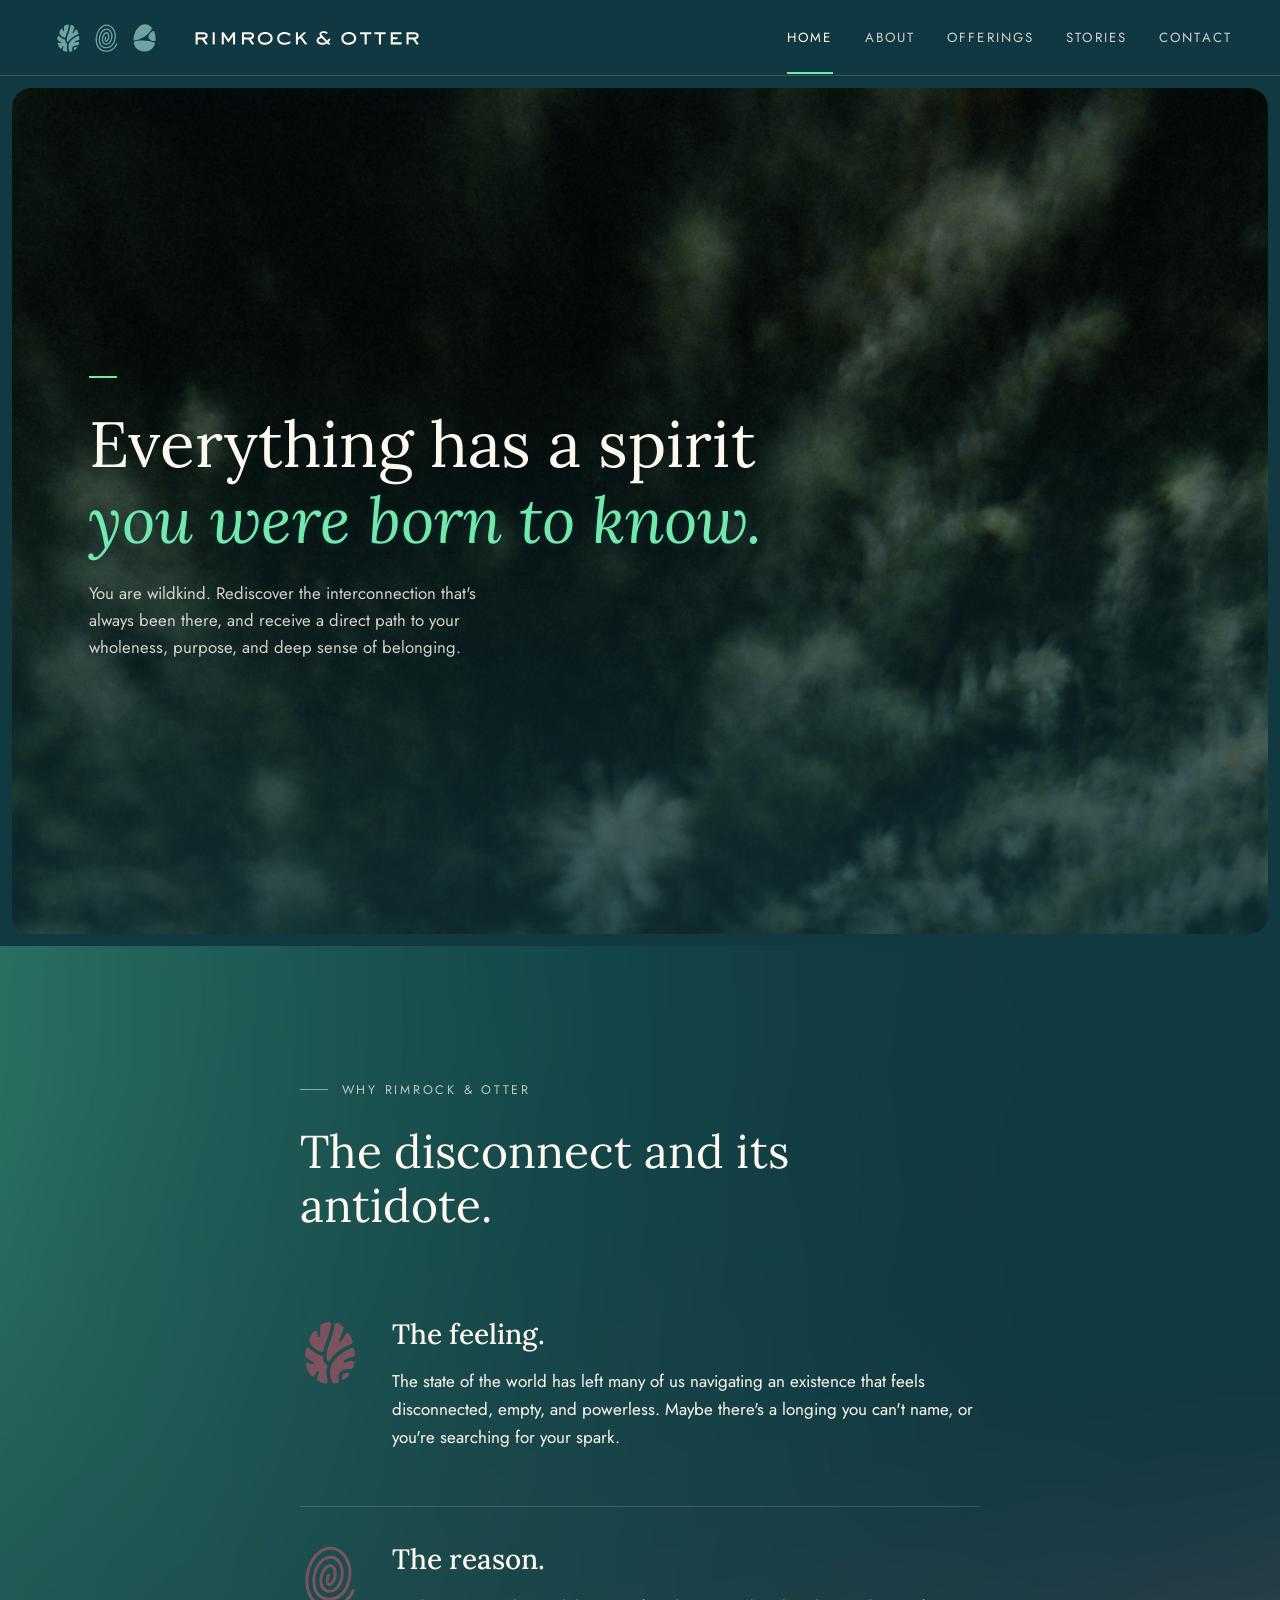
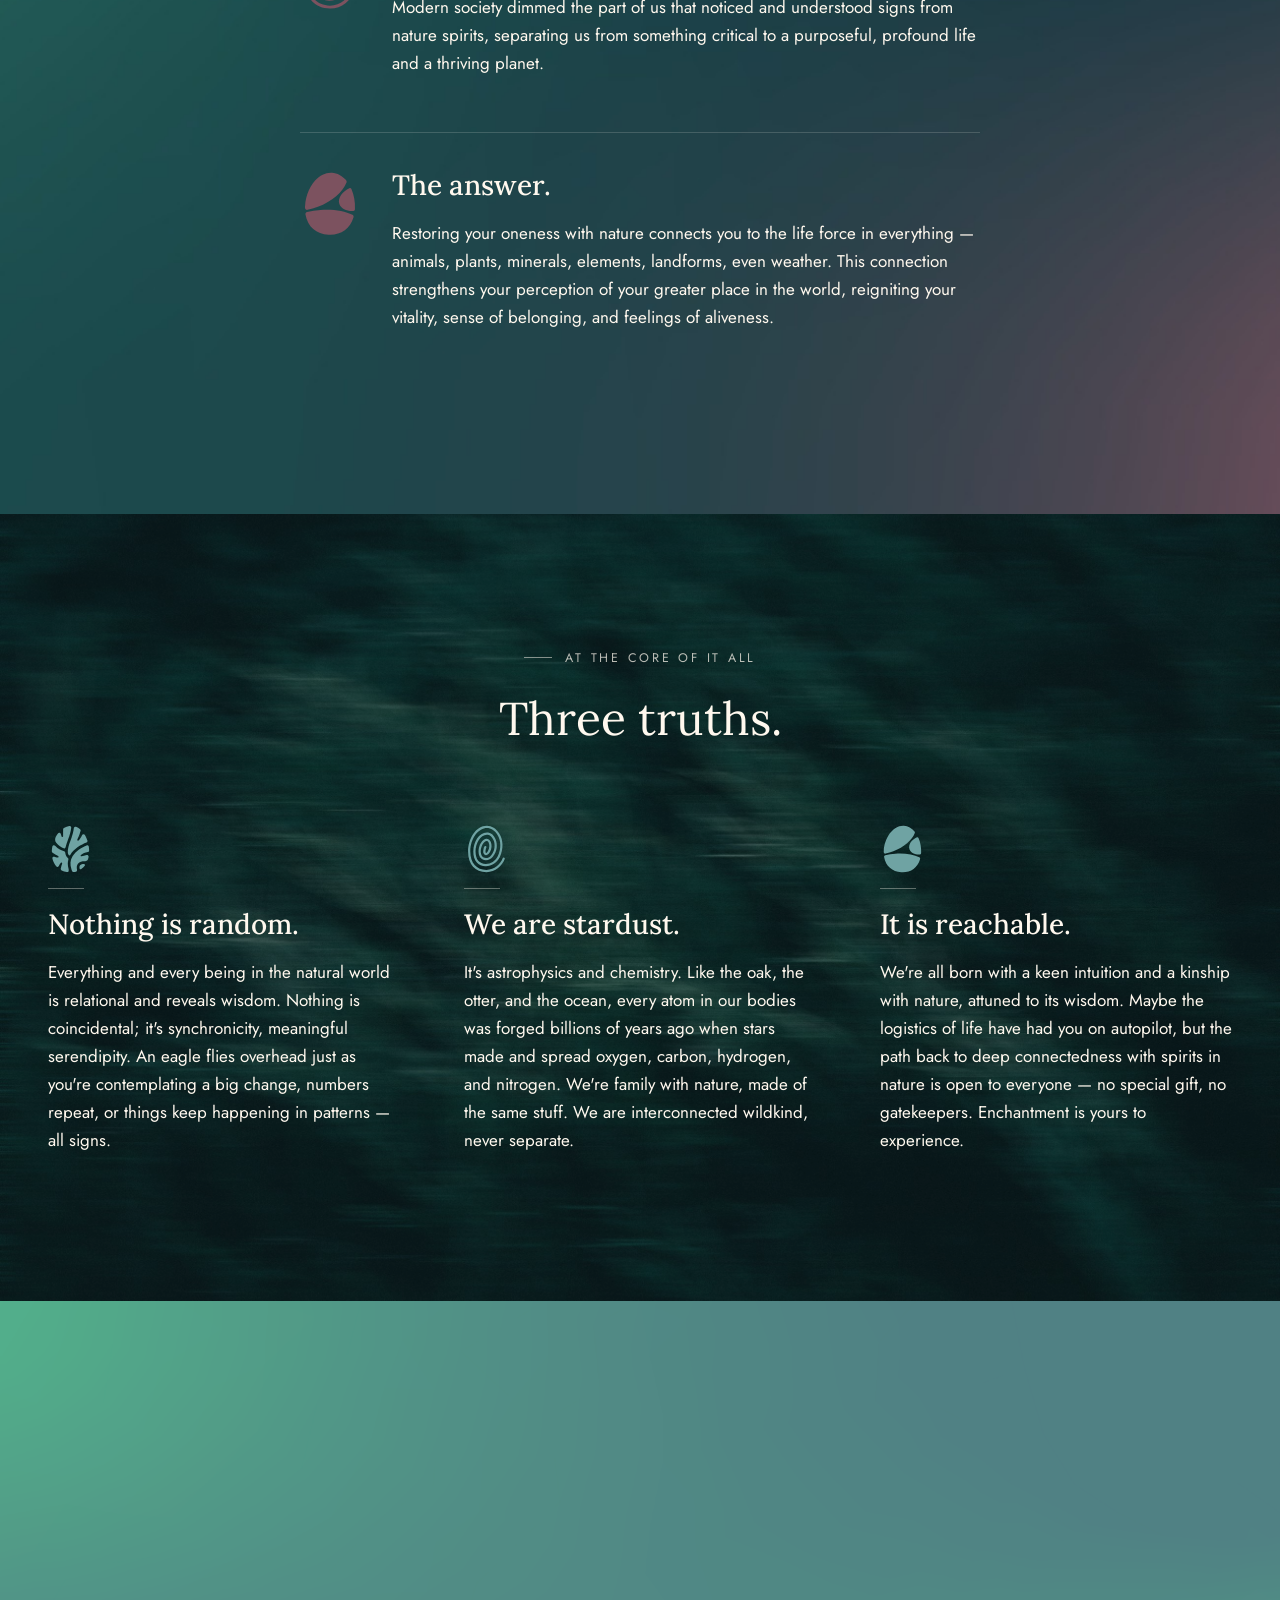
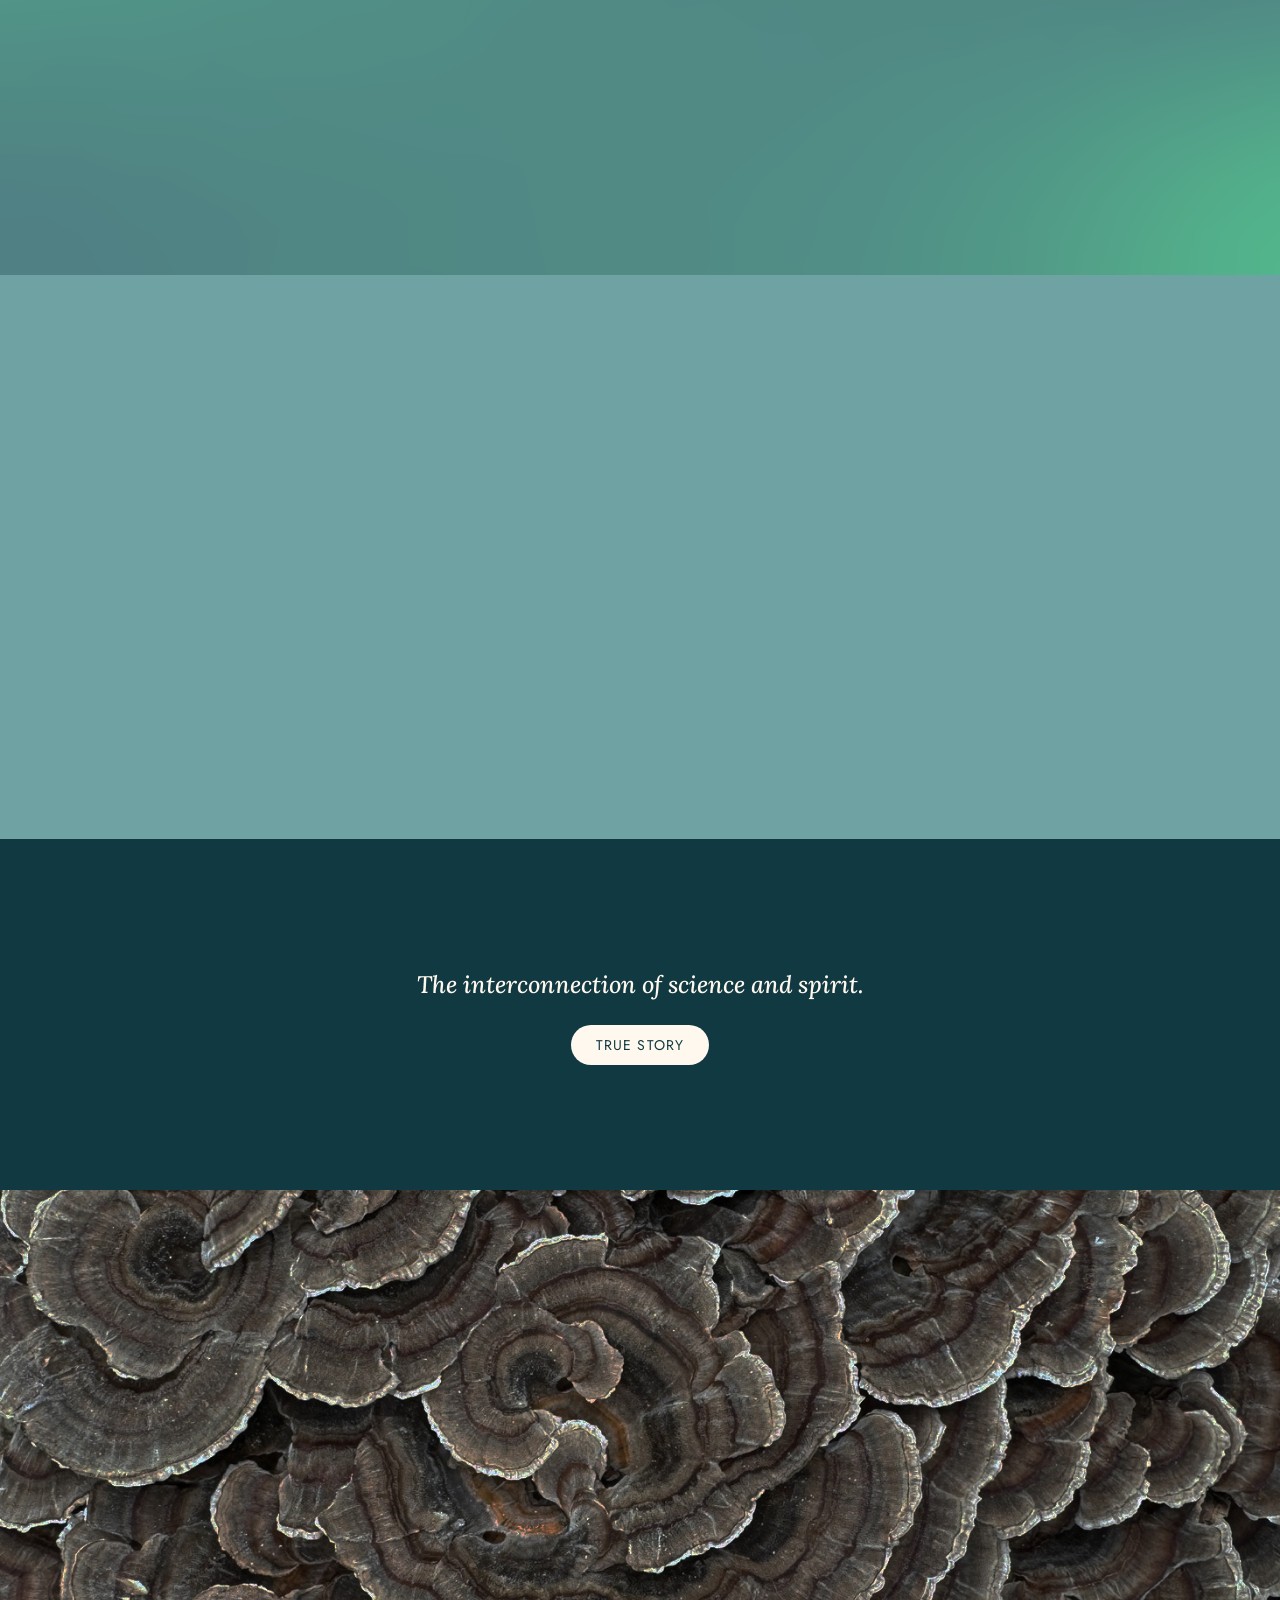
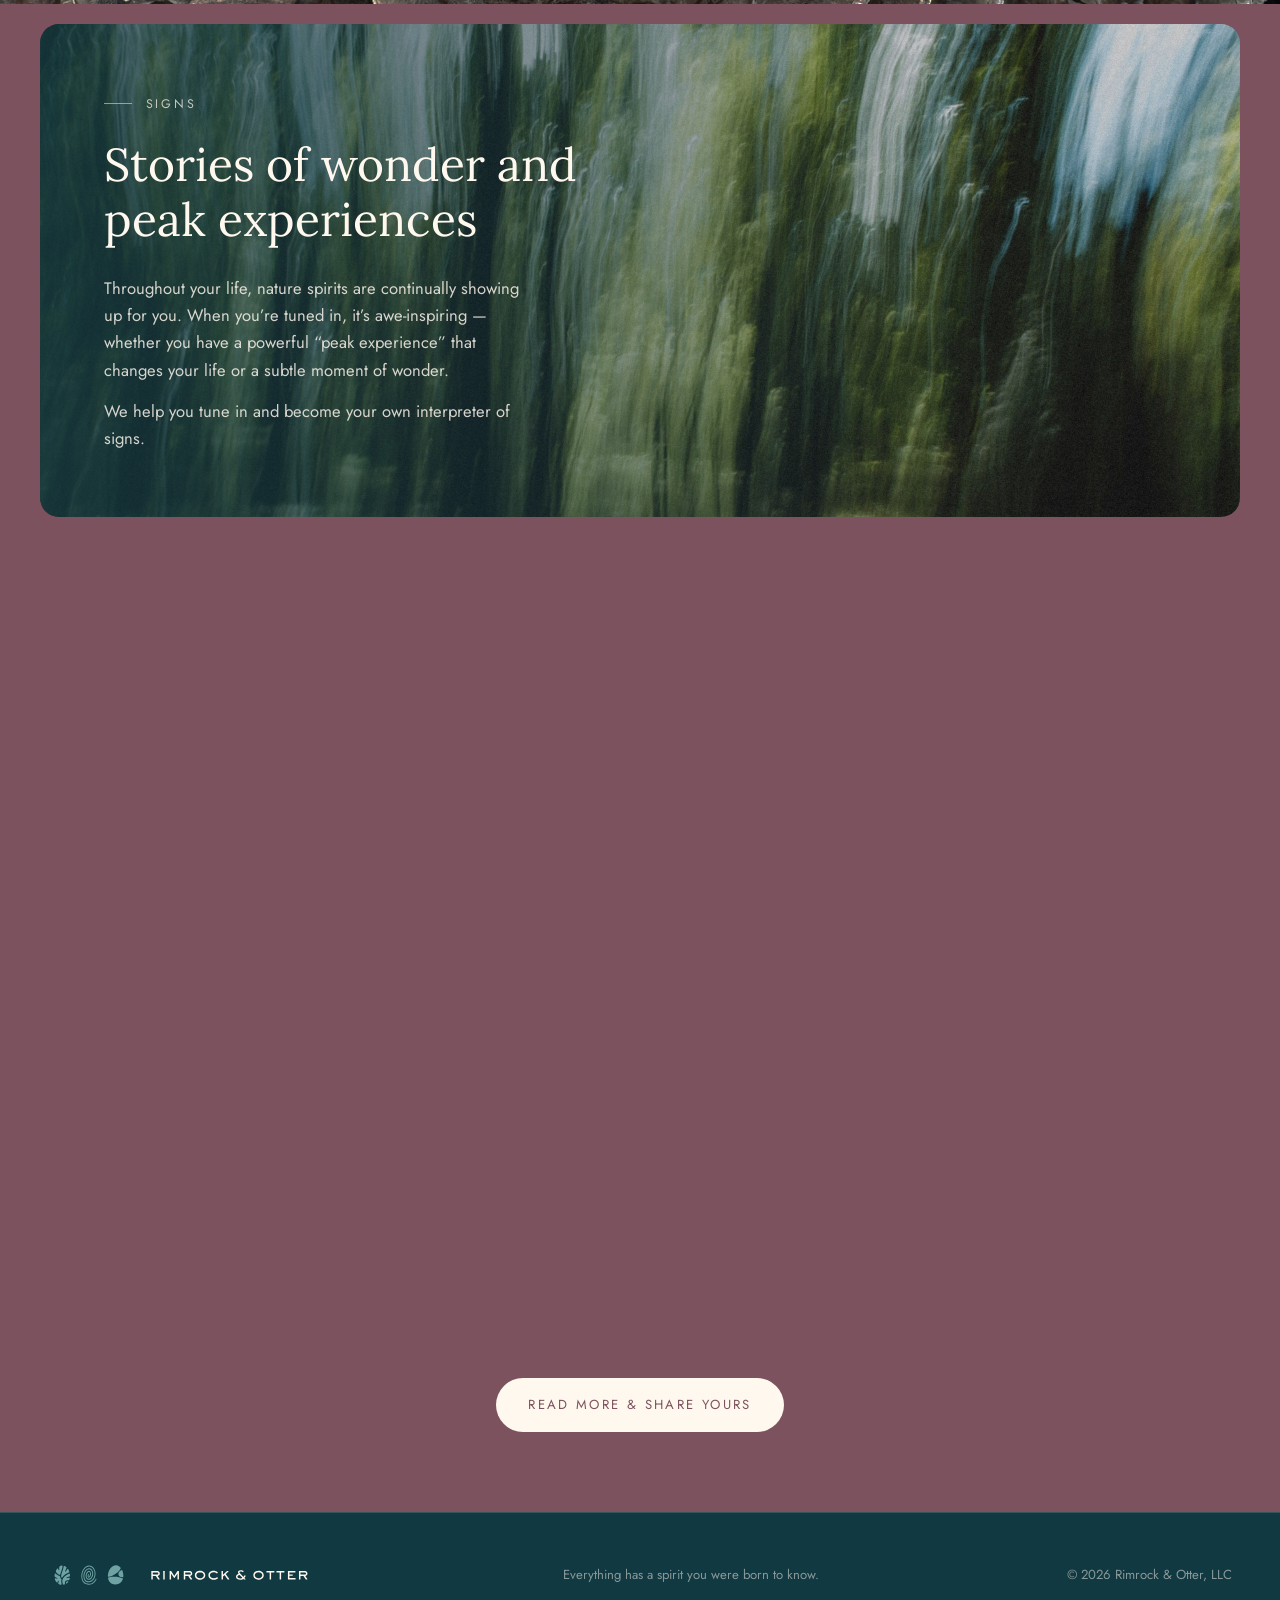
<file: index.html>
<!doctype html>
<html lang="en">
<head>
  <meta charset="utf-8" />
  <meta name="viewport" content="width=device-width, initial-scale=1" />
  <title>Rimrock & Otter — Everything has a spirit you were born to know.</title>
  <meta name="description" content="Rimrock & Otter teaches animism and nature-spirit guidance, helping you recognize the signs and life force already around you." />
  <link rel="preconnect" href="https://fonts.googleapis.com">
  <link rel="preconnect" href="https://fonts.gstatic.com" crossorigin>
  <link href="https://fonts.googleapis.com/css2?family=Jost:wght@300;400;500;600&family=Lora:ital,wght@0,400;0,500;0,600;1,400;1,500&display=swap" rel="stylesheet">
  <link rel="stylesheet" href="assets/css/style.css?v=38">
  <script src="mailchimp-subscribe.js"></script>
</head>
<body>

  <!-- ====== Header ====== -->
  <header class="site-header">
    <div class="wrap site-header__inner">
      <a href="index.html" class="brand"><svg class="brand__logo" viewBox="0 0 1500 158.18" xmlns="http://www.w3.org/2000/svg" aria-hidden="true" focusable="false">
  <g fill="#fff8ee">
    <path d="M620.81,103.86l-13.08-18.49c-.25-.36-.66-.57-1.1-.57h-14.71c-.74,0-1.34.6-1.34,1.34v16.93c0,.74-.6,1.34-1.34,1.34h-5.55c-.74,0-1.34-.6-1.34-1.34v-45.25c0-.74.6-1.34,1.34-1.34h28.27c9.72,0,18.23,3.06,18.23,14.16,0,7.45-4.18,12.11-10.91,13.63-.91.21-1.28,1.31-.74,2.07l11.26,15.96c.63.89,0,2.12-1.1,2.12h-6.8c-.44,0-.85-.21-1.1-.57ZM612.33,64.62h-20.41c-.74,0-1.34.6-1.34,1.34v9.35c0,.74.6,1.34,1.34,1.34h20.87c4.53,0,9.25-.93,9.25-6.39,0-4.07-1.94-5.65-9.72-5.65Z"/>
    <path d="M649.81,103.08v-45.25c0-.74.6-1.34,1.34-1.34h5.46c.74,0,1.34.6,1.34,1.34v45.25c0,.74-.6,1.34-1.34,1.34h-5.46c-.74,0-1.34-.6-1.34-1.34Z"/>
    <path d="M730.23,103.08v-29.64c0-.82-1.06-1.14-1.51-.46l-15.51,23.04c-.53.79-1.69.79-2.23,0l-15.61-23.05c-.46-.67-1.51-.35-1.51.46v29.65c0,.74-.6,1.34-1.34,1.34h-5.46c-.74,0-1.34-.6-1.34-1.34v-45.25c0-.74.6-1.34,1.34-1.34h6.08c.45,0,.87.23,1.12.6l17.16,25.96c.32.48,1.03.48,1.35,0l17.16-25.96c.25-.38.67-.6,1.12-.6h5.99c.74,0,1.34.6,1.34,1.34v45.25c0,.74-.6,1.34-1.34,1.34h-5.46c-.74,0-1.34-.6-1.34-1.34Z"/>
    <path d="M804.15,103.86l-13.08-18.49c-.25-.36-.66-.57-1.1-.57h-14.71c-.74,0-1.34.6-1.34,1.34v16.93c0,.74-.6,1.34-1.34,1.34h-5.55c-.74,0-1.34-.6-1.34-1.34v-45.25c0-.74.6-1.34,1.34-1.34h28.27c9.72,0,18.23,3.06,18.23,14.16,0,7.45-4.18,12.11-10.91,13.63-.91.21-1.28,1.31-.74,2.07l11.26,15.96c.63.89,0,2.12-1.1,2.12h-6.8c-.44,0-.85-.21-1.1-.57ZM795.66,64.62h-20.41c-.74,0-1.34.6-1.34,1.34v9.35c0,.74.6,1.34,1.34,1.34h20.87c4.53,0,9.25-.93,9.25-6.39,0-4.07-1.94-5.65-9.72-5.65Z"/>
    <path d="M857.21,106.09c-14.9,0-28.88-9.25-28.88-25.26v-1.3c0-16.2,14.99-24.43,29.62-24.43s29.16,8.98,29.16,25.26-14.72,25.73-29.89,25.73ZM857.85,63.42c-10.46,0-21.29,5.56-21.29,17.31s10.37,17.03,20.73,17.03,21.56-5.55,21.56-17.31-10.55-17.03-21.01-17.03Z"/>
    <path d="M934.85,106.09c-15.36,0-29.89-8.51-29.89-25.36s13.51-25.64,28.69-25.64c8.92,0,16.83,2.95,23.89,8.21.57.42.71,1.23.33,1.83l-2.93,4.62c-.41.64-1.27.8-1.9.38-6.16-4.17-11.46-6.8-19.3-6.8-10.37,0-20.64,6.01-20.64,17.4s11.01,17.12,21.56,17.12c7.35,0,13.49-2.02,19.55-5.91.68-.44,1.59-.21,1.94.52l2.44,5.06c.29.61.09,1.37-.48,1.74-7.18,4.71-14.5,6.83-23.26,6.83Z"/>
    <path d="M1013.85,103.87l-16.87-23.24c-.47-.64-1.39-.74-1.98-.22l-7.42,6.58c-.29.26-.45.62-.45,1.01v15.08c0,.74-.6,1.34-1.34,1.34h-5.46c-.74,0-1.34-.6-1.34-1.34v-45.25c0-.74.6-1.34,1.34-1.34h5.46c.74,0,1.34.6,1.34,1.34v16.9c0,1.17,1.39,1.78,2.25.99l20.78-18.89c.25-.22.57-.35.9-.35h6.57c1.21,0,1.81,1.48.93,2.32l-15.22,14.46c-.49.46-.56,1.21-.17,1.76l19.54,27.28c.64.89,0,2.13-1.09,2.13h-6.69c-.43,0-.84-.21-1.09-.55Z"/>
    <path d="M1187.61,106.09c-14.9,0-28.87-9.25-28.87-25.26v-1.3c0-16.2,14.99-24.43,29.62-24.43s29.15,8.98,29.15,25.26-14.72,25.73-29.9,25.73ZM1188.26,63.42c-10.46,0-21.29,5.56-21.29,17.31s10.37,17.03,20.73,17.03,21.56-5.56,21.56-17.31-10.55-17.03-21.01-17.03Z"/>
    <path d="M1258.96,65.97v37.11c0,.74-.6,1.34-1.34,1.34h-5.55c-.74,0-1.34-.6-1.34-1.34v-37.11c0-.74-.6-1.34-1.34-1.34h-15.45c-.74,0-1.34-.6-1.34-1.34v-5.45c0-.74.6-1.34,1.34-1.34h42.2c.74,0,1.34.6,1.34,1.34v5.45c0,.74-.6,1.34-1.34,1.34h-15.82c-.74,0-1.34.6-1.34,1.34Z"/>
    <path d="M1315.51,65.97v37.11c0,.74-.6,1.34-1.34,1.34h-5.55c-.74,0-1.34-.6-1.34-1.34v-37.11c0-.74-.6-1.34-1.34-1.34h-15.45c-.74,0-1.34-.6-1.34-1.34v-5.45c0-.74.6-1.34,1.34-1.34h42.2c.74,0,1.34.6,1.34,1.34v5.45c0,.74-.6,1.34-1.34,1.34h-15.82c-.74,0-1.34.6-1.34,1.34Z"/>
    <path d="M1354.1,103.08v-45.25c0-.74.6-1.34,1.34-1.34h39.52c.74,0,1.34.6,1.34,1.34v5.45c0,.74-.6,1.34-1.34,1.34h-31.37c-.74,0-1.34.6-1.34,1.34v8.33c0,.74.6,1.34,1.34,1.34h16.01c.74,0,1.34.6,1.34,1.34v5.46c0,.74-.6,1.34-1.34,1.34h-16.01c-.74,0-1.34.6-1.34,1.34v9.8c0,.74.6,1.34,1.34,1.34h32.3c.74,0,1.34.6,1.34,1.34v5.46c0,.74-.6,1.34-1.34,1.34h-40.44c-.74,0-1.34-.6-1.34-1.34Z"/>
    <path d="M1454.95,103.86l-13.08-18.49c-.25-.36-.66-.57-1.1-.57h-14.71c-.74,0-1.34.6-1.34,1.34v16.93c0,.74-.6,1.34-1.34,1.34h-5.55c-.74,0-1.34-.6-1.34-1.34v-45.25c0-.74.6-1.34,1.34-1.34h28.27c9.72,0,18.23,3.06,18.23,14.16,0,7.45-4.18,12.11-10.91,13.63-.91.21-1.28,1.31-.74,2.07l11.26,15.96c.63.89,0,2.12-1.1,2.12h-6.8c-.44,0-.85-.21-1.1-.57ZM1446.46,64.62h-20.41c-.74,0-1.34.6-1.34,1.34v9.35c0,.74.6,1.34,1.34,1.34h20.87c4.53,0,9.25-.93,9.25-6.39,0-4.07-1.94-5.65-9.72-5.65Z"/>
    <path d="M1108.85,96.24c-.48-.51-.5-1.29-.03-1.8,2.28-2.49,5.6-7.11,6.74-9.27.4-.78-.22-1.22-.22-1.22h0l-5.04-3.29c-.7-.36-1.13.41-1.13.41h0c-1.01,1.74-3.83,5.4-5.65,7.48-.52.59-1.42.59-1.97.02l-19.46-20.26c-1.55-1.54-2.27-3.01-2.27-4.63,0-3.03,4.32-4.11,8.37-4.11,4.88,0,9.94,1.94,12.2,3.41h0s.64.52,1-.2l2.9-5.88h0s.3-.53-.19-.9c-3.21-2.27-9.68-3.79-16.23-3.79-10.04,0-15.8,4.15-15.8,11.38,0,2.94,1.31,5.91,2.88,8.21.5.74.13,1.73-.72,2.01-6.7,2.23-13.62,6.6-13.62,15.11,0,12.5,13.62,17.04,22.77,17.04,7.86,0,11.6-1.26,17.65-4.94.54-.33,1.26-.26,1.69.2l3.07,3.24c.25.27.61.42.98.42h7.11c1.18,0,1.79-1.41.98-2.27l-6-6.38ZM1095.03,95.42c-3.23,1.95-6.77,2.8-11.42,2.8-4.98,0-15.26-2.27-15.26-9.3,0-3.79,4.21-6.95,12.53-9.4.48-.14,1.04,0,1.39.36l13,13.46c.59.61.49,1.63-.23,2.07Z"/>
  </g>
  <g fill="#6fa3a3">
    <g>
      <g>
        <path d="M101.73,33.53c-2.96-2.41-6.13-4.3-9.44-5.59-1.11-.44-2.34-.32-3.37.31-1.02.63-1.67,1.68-1.78,2.87-.74,8.15-3.47,18.19-8.1,29.84-8.16,20.5-6.08,29.24-4.11,32.63l.11.19c.4.65,1.09,1.03,1.85,1.03h0c.77,0,1.47-.4,1.87-1.06,9.16-15.27,25.64-24.17,37.86-28.94,1.89-.74,2.86-2.83,2.22-4.77-1.54-4.63-3.49-8.97-5.79-12.9-.75-1.28-2.06-1.98-3.54-1.89-1.48.1-2.71.98-3.29,2.36-1.9,4.52-4.81,8.93-8.18,12.4-.68.7-1.58.63-2.17.24-.6-.39-1.05-1.2-.68-2.12.7-1.75,1.45-3.5,2.17-5.2,1.23-2.88,2.5-5.86,3.55-8.87.9-2.47,1.57-4.55,2.12-6.53.4-1.44-.11-3.01-1.3-3.98Z"/>
        <path d="M121.6,98.54c.26-1.3-.16-2.62-1.11-3.53-.94-.9-2.25-1.26-3.51-.95-4.05.98-8.35,2.03-11.85,2.88-.94.22-1.67-.3-1.98-.94-.3-.62-.27-1.52.48-2.12,4.25-3.35,9.8-5.7,16.05-6.8,1.88-.33,3.21-1.92,3.17-3.79-.06-2.94-.29-5.93-.69-8.86-.16-1.17-.84-2.19-1.87-2.78-.59-.34-1.24-.51-1.9-.51-.5,0-.99.1-1.47.3-10.66,4.44-25.01,12.47-32.81,25.46-5.56,9.27-6.38,19.54-2.43,30.55.49,1.36,1.05,2.73,1.68,4.09.7,1.51,2.33,2.39,3.97,2.12,1.57-.25,3.13-.58,4.62-.99,1.93-.52,3.11-2.48,2.68-4.46-1.3-5.92-.6-10.65,2.08-14.06,3.95-5.04,11.2-5.85,16.59-5.64,3.3.15,6.21-1.98,7.12-5.12.45-1.57.85-3.21,1.18-4.86Z"/>
        <path d="M101.91,127.09c.87.38,1.85.28,2.62-.27,3.07-2.18,5.82-4.82,8.17-7.85.62-.81.72-1.88.24-2.8-.48-.93-1.42-1.47-2.44-1.43-2.98.13-6.93.8-8.88,3.28-1.25,1.6-1.68,3.96-1.26,7.03.12.91.7,1.67,1.55,2.04Z"/>
        <path d="M60.74,52.07c-.81.18-1.6-.2-1.94-.95-.69-1.51-1.28-3.17-1.73-4.92-.09-.4-.18-.79-.26-1.19-.3-1.47-1.41-2.58-2.88-2.91-.29-.06-.57-.1-.86-.1-1.18,0-2.28.54-3.01,1.52-1.78,2.39-3.45,4.99-4.95,7.74-2.5,4.55-2.13,10.17.93,14.32,5.31,7.18,12.33,10.92,17.28,12.78.96.37,2.04.29,2.93-.21.88-.49,1.49-1.33,1.68-2.3,1.02-5.1,2.8-10.88,5.32-17.2,4.52-11.35,7.13-20.94,7.76-28.49.1-1.16-.33-2.27-1.17-3.07-.85-.81-2.01-1.18-3.19-1.02-4.35.6-8.61,2.12-12.66,4.53-1.11.66-1.81,1.9-1.83,3.22l-.04,2.89c-.04,2.92-.08,5.94-.06,8.84,0,1.25.01,2.49.03,3.75v1.06c.03.98-.67,1.57-1.36,1.73Z"/>
      </g>
      <path d="M58.7,129.78c3.65,1.76,7.68,3.01,11.97,3.74.6.1,1.18.1,1.7,0,1.01-.19,1.78-.67,2.27-1.44.78-1.19.89-3.02.33-5.46-2.36-8.04-2.5-15.84-.43-23.16.24-.83-.09-1.72-.81-2.21-1.63-1.11-3-2.57-4.06-4.32-1.44-2.38-2.33-5.31-2.65-8.7-.13-1.4-1.09-2.57-2.45-2.99-5.82-1.78-14.2-5.49-21.05-13.04-.98-1.08-2.46-1.51-3.87-1.11-1.41.4-2.42,1.49-2.7,2.93-.66,3.45-1.09,6.93-1.28,10.34-.09,1.58.61,3.06,1.86,3.99,4.26,3.17,8.51,5.81,13.01,8.09.76.44,1.08,1.22.86,2.01-.22.78-.93,1.28-1.71,1.28-1.55-.02-3.1-.22-4.6-.59-1.19-.28-2.38-.65-3.54-1.12-1.18-.47-2.46-.27-3.42.56-.95.81-1.35,2.03-1.06,3.25,1.71,7.3,4.86,13.59,9.36,18.69.78.88,1.94,1.3,3.11,1.12,1.16-.18,2.13-.92,2.6-1.98,1.21-2.74,2.86-5.31,4.77-7.44.38-.42.84-.59,1.29-.59.32,0,.62.09.88.23.61.34,1.09,1.1.81,2.03-.22.74-.45,1.47-.68,2.2-.66,2.1-1.34,4.27-1.86,6.46-.26,1-.5,1.99-.7,2.95-.37,1.75.48,3.51,2.07,4.27Z"/>
    </g>
    <path d="M229.82,133.85c-26.44,0-42.87-18.24-42.87-47.59s17.66-60.37,43.94-60.37c10.99,0,21.73,6.62,28.75,17.7,9.81,15.51,10.24,36.22,1.15,55.4-6.78,13.13-18.82,20.92-32.24,20.92-18.42,0-29.41-12.78-29.41-34.19s12.76-44.29,31.75-44.29c.93,0,1.87.06,2.79.17,7.38.9,13.96,6.92,17.59,16.11,4.21,10.64,4.67,26.84-6.61,40.42-.02.03-.04.05-.06.08-4.36,5.32-9.66,7.91-16.22,7.91h-.14c-10.12-.05-16.91-8.47-16.91-20.94,0-13.34,8.48-29.45,19-29.45,3.45,0,6.64,2.19,8.75,6.02,3.33,6.02,4.2,16.81-1.75,26.25-.61.96-1.35,1.91-2.21,2.82-2.43,2.57-4.7,3.7-6.94,3.44-1.25-.14-3.04-.8-4.45-3.17-3.13-5.25.25-14.67.95-16.51.52-1.34,2.01-2,3.35-1.49,1.34.51,2,2.02,1.49,3.35-1.38,3.59-2.71,9.69-1.34,11.99.29.49.51.65.57.67,0,0,.82.02,2.59-1.85.62-.66,1.16-1.34,1.58-2.02,4.61-7.32,4.29-16.1,1.6-20.98-1.17-2.12-2.7-3.34-4.21-3.34-6.58,0-13.81,12.7-13.81,24.26,0,9.53,4.61,15.71,11.75,15.75h.12c5,0,8.74-1.83,12.12-5.92.03-.04.06-.07.09-.11,9.91-11.86,9.52-26,5.85-35.28-2.88-7.28-8.01-12.21-13.39-12.87-.71-.09-1.44-.13-2.16-.13-15.65,0-26.56,20.61-26.56,39.1s8.83,28.99,24.22,28.99c11.44,0,21.75-6.74,27.59-18.03,8.29-17.49,7.97-36.33-.88-50.32-6.05-9.57-15.16-15.28-24.36-15.28-18.72,0-38.75,22.17-38.75,55.18,0,26.15,14.44,42.4,37.68,42.4,18.88,0,32.62-13.63,37.85-27.13.52-1.34,2.03-2,3.36-1.48,1.34.52,2,2.02,1.48,3.36-5.87,15.15-21.35,30.44-42.69,30.44Z"/>
    <g>
      <path d="M417.95,52.74c-.59-1.37-2.18-2.01-3.54-1.4-11.96,5.37-21.13,17.08-17.53,27.66,3.04,8.94,13.79,12.94,24.74,12.14,1.31-.1,2.35-1.14,2.43-2.46l.05-.97c.66-12.03-1.58-24.39-6.15-34.97Z"/>
      <path d="M419.73,97.92c-13.37-6.59-33.43-10.01-55.57-8.49-8.37.58-16.35,1.81-23.7,3.58-1.91.46-3.15,2.31-2.82,4.24,3.7,21.41,19.03,34.32,40.23,35.49,21.06,1.16,37.63-9.83,43.76-30.43.52-1.73-.28-3.6-1.9-4.4Z"/>
      <path d="M341.24,89.32c5.92-1.2,11.97-2.94,18.03-5.24,25.04-9.52,43.65-26.12,50.09-42.57.52-1.32.26-2.8-.66-3.87-6.59-7.68-15.03-12.72-24.83-13.26-25.59-1.41-45.32,28.59-46.97,58.52-.05.92-.08,1.83-.1,2.73-.04,2.36,2.13,4.17,4.44,3.7Z"/>
    </g>
  </g>
</svg></a>
      <button class="nav-toggle" aria-label="Open menu" onclick="document.querySelector('.nav').classList.toggle('is-open')">
        <span></span><span></span><span></span>
      </button>
      <nav class="nav">
        <a href="index.html" class="is-active">Home</a>
        <a href="about.html">About</a>
        <a href="whats-coming.html">Offerings</a>
        <a href="stories.html">Stories</a>
        <a href="contact.html">Contact</a>
      </nav>
    </div>
  </header>

  <!-- ====== Hero ====== -->
  <section class="hero">
    <figure class="hero__media">
      <img src="assets/images/forest_v2.jpg" alt="Blurred conifer forest floor, dark and luminous." />
    </figure>
    <div class="hero__inner">
      <div class="hero__copy">
        <p class="hero__sub"></p>
        <h1 class="hero__tag">Everything has a spirit <em>you were born to know.</em></h1>
        <p class="hero__line">You are wildkind. Rediscover the interconnection that's always been there, and receive a direct path to your wholeness, purpose, and deep sense of belonging.</p>
      </div>
    </div>
  </section>

  <!-- ====== Why Rimrock & Otter ====== -->
  <section class="section section--moss">
    <div class="wrap">
      <div class="narrow reveal" style="margin-bottom: clamp(2rem, 4vw, 3rem);">
        <p class="eyebrow">Why Rimrock & Otter</p>
        <h2>The disconnect and its antidote.</h2>
      </div>
      <div class="narrow">
        <div class="reveal" style="display: flex; align-items: flex-start; gap: clamp(1.25rem, 3vw, 2rem); padding: clamp(1.5rem, 3vw, 2.25rem) 0; border-bottom: 1px solid rgba(255,248,238,0.16);">
          <div style="flex: 0 0 auto; width: clamp(44px, 5vw, 60px);">
            <svg style="width: 100%; height: auto; color: var(--plum);" viewBox="0 0 587.92 680.5" xmlns="http://www.w3.org/2000/svg" aria-hidden="true" focusable="false" fill="currentColor" style="color: var(--plum);">
            <path d="M419.93,80.38c-16.59-13.54-34.4-24.09-52.92-31.37-6.25-2.44-13.13-1.82-18.89,1.74-5.74,3.54-9.38,9.4-9.99,16.08-4.15,45.68-19.44,101.97-45.44,167.31-45.74,114.93-34.09,163.96-23.07,182.96l.62,1.04c2.22,3.63,6.09,5.79,10.36,5.79h.05c4.34-.02,8.26-2.25,10.49-5.96,51.36-85.64,143.79-135.51,212.3-162.3,10.59-4.14,16.05-15.89,12.43-26.74-8.65-25.95-19.58-50.28-32.46-72.33-4.19-7.17-11.56-11.09-19.83-10.61-8.29.55-15.19,5.49-18.44,13.22-10.68,25.37-26.97,50.06-45.88,69.53-3.81,3.93-8.88,3.52-12.19,1.35-3.38-2.19-5.87-6.73-3.8-11.9,3.91-9.81,8.1-19.64,12.16-29.16,6.88-16.15,14-32.83,19.89-49.74,5.03-13.87,8.81-25.49,11.9-36.61,2.26-8.1-.6-16.86-7.29-22.31Z"/>
            <path d="M531.37,444.93c1.44-7.28-.88-14.68-6.21-19.78-5.25-5.04-12.61-7.04-19.69-5.31-22.72,5.49-46.8,11.36-66.45,16.15-5.3,1.26-9.38-1.71-11.11-5.24-1.71-3.5-1.54-8.53,2.68-11.86,23.83-18.79,54.96-31.98,90-38.15,10.52-1.84,18-10.79,17.77-21.26-.35-16.51-1.65-33.22-3.85-49.69-.88-6.58-4.7-12.25-10.47-15.57-3.31-1.9-6.97-2.86-10.64-2.86-2.78,0-5.58.55-8.24,1.66-59.8,24.91-140.25,69.9-183.95,142.76-31.16,51.96-35.75,109.59-13.63,171.3,2.73,7.61,5.9,15.32,9.44,22.92,3.94,8.47,13.06,13.39,22.24,11.91,8.82-1.4,17.54-3.25,25.91-5.53,10.85-2.93,17.44-13.91,15-24.99-7.29-33.17-3.36-59.69,11.66-78.84,22.15-28.24,62.81-32.8,93.03-31.65,18.52.84,34.82-11.11,39.91-28.71,2.54-8.8,4.76-17.97,6.59-27.26Z"/>
            <path d="M420.93,604.98c4.87,2.11,10.36,1.55,14.67-1.51,17.2-12.2,32.62-27.02,45.82-44.04,3.5-4.52,4.03-10.53,1.36-15.69-2.68-5.19-7.97-8.26-13.66-8.01-16.69.7-38.88,4.46-49.81,18.42-7.02,8.97-9.4,22.23-7.07,39.4.69,5.09,3.94,9.36,8.69,11.43Z"/>
            <path d="M190.08,184.37c-4.56,1.02-8.94-1.12-10.89-5.34-3.89-8.49-7.16-17.77-9.72-27.6-.53-2.24-1.01-4.44-1.46-6.66-1.69-8.23-7.88-14.49-16.16-16.34-1.61-.36-3.22-.54-4.8-.54-6.61,0-12.8,3.04-16.87,8.51-9.98,13.38-19.33,27.96-27.78,43.38-14.02,25.54-11.97,57.05,5.22,80.27,29.8,40.27,69.15,61.21,96.9,71.68,5.41,2.06,11.42,1.62,16.44-1.18,4.91-2.72,8.35-7.43,9.45-12.92,5.69-28.58,15.73-61.02,29.81-96.42,25.33-63.65,39.96-117.41,43.49-159.76.54-6.48-1.85-12.74-6.54-17.2-4.78-4.53-11.27-6.64-17.87-5.71-24.38,3.34-48.27,11.88-71,25.39-6.24,3.71-10.17,10.63-10.25,18.07l-.2,16.18c-.21,16.37-.43,33.29-.31,49.54-.02,7,.07,13.95.17,21l.08,5.95c.07,5.48-3.82,8.81-7.7,9.69Z"/>
            <path d="M178.65,620.1c20.45,9.84,43.04,16.9,67.14,20.99,3.39.57,6.59.59,9.51.05,5.67-1.07,9.96-3.78,12.76-8.05,4.35-6.66,4.97-16.95,1.83-30.61-13.22-45.11-14.04-88.8-2.42-129.88,1.32-4.67-.5-9.65-4.53-12.4-9.16-6.24-16.81-14.39-22.75-24.22-8.07-13.36-13.06-29.77-14.83-48.76-.73-7.84-6.11-14.41-13.72-16.74-32.64-9.99-79.61-30.79-118.02-73.14-5.5-6.06-13.82-8.44-21.71-6.24-7.93,2.22-13.58,8.36-15.13,16.42-3.71,19.33-6.13,38.83-7.19,57.99-.48,8.85,3.42,17.15,10.42,22.36,23.89,17.75,47.74,32.59,72.93,45.37,4.28,2.49,6.04,6.85,4.8,11.28-1.21,4.37-5.23,7.16-9.6,7.2-8.72-.12-17.4-1.24-25.79-3.32-6.65-1.55-13.34-3.67-19.84-6.3-6.61-2.65-13.79-1.49-19.18,3.15-5.33,4.57-7.55,11.38-5.95,18.21,9.6,40.94,27.25,76.19,52.46,104.79,4.37,4.95,10.9,7.3,17.46,6.28,6.49-1,11.93-5.15,14.55-11.1,6.77-15.36,16.02-29.79,26.75-41.75,2.12-2.36,4.73-3.32,7.21-3.32,1.78,0,3.5.49,4.93,1.3,3.4,1.91,6.12,6.18,4.54,11.39-1.26,4.13-2.55,8.23-3.84,12.34-3.69,11.78-7.51,23.95-10.43,36.24-1.46,5.59-2.79,11.14-3.94,16.55-2.1,9.81,2.67,19.66,11.59,23.95Z"/>
          </svg>
          </div>
          <div style="flex: 1 1 auto;">
            <h3>The feeling.</h3>
            <p>The state of the world has left many of us navigating an existence that feels disconnected, empty, and powerless. Maybe there's a longing you can't name, or you're searching for your spark.</p>
          </div>
        </div>

        <div class="reveal" style="display: flex; align-items: flex-start; gap: clamp(1.25rem, 3vw, 2rem); padding: clamp(1.5rem, 3vw, 2.25rem) 0; border-bottom: 1px solid rgba(255,248,238,0.16);">
          <div style="flex: 0 0 auto; width: clamp(44px, 5vw, 60px);">
            <svg style="width: 100%; height: auto; color: var(--plum);" viewBox="0 0 587.92 680.5" xmlns="http://www.w3.org/2000/svg" aria-hidden="true" focusable="false" fill="currentColor" style="color: var(--plum);">
            <path d="M293.96,642.93c-148.27,0-240.38-102.25-240.38-266.87S152.59,37.57,299.98,37.57c61.61,0,121.87,37.1,161.19,99.23,55.01,86.95,57.42,203.08,6.45,310.64-38.02,73.61-105.52,117.3-180.76,117.3-103.26,0-164.92-71.66-164.92-191.69s71.55-248.36,178.05-248.36c5.22,0,10.49.32,15.65.95,41.39,5.05,78.26,38.82,98.63,90.34,23.6,59.69,26.21,150.5-37.09,226.66-.11.14-.22.28-.33.43-24.42,29.85-54.18,44.37-90.93,44.37h-.77c-56.72-.31-94.83-47.48-94.83-117.4,0-74.79,47.53-165.12,106.56-165.12,19.34,0,37.22,12.3,49.07,33.74,18.65,33.77,23.53,94.24-9.81,147.21-3.4,5.41-7.56,10.72-12.37,15.8-13.62,14.38-26.36,20.75-38.91,19.31-7.02-.77-17.06-4.49-24.98-17.79-17.54-29.45,1.38-82.28,5.34-92.57,2.89-7.49,11.29-11.24,18.8-8.34,7.5,2.89,11.24,11.31,8.36,18.81-7.73,20.15-15.17,54.31-7.5,67.2,1.62,2.73,2.88,3.65,3.19,3.77.04-.02,4.6.13,14.55-10.39,3.49-3.7,6.48-7.5,8.88-11.31,25.85-41.07,24.07-90.27,8.95-117.63-6.57-11.89-15.16-18.7-23.59-18.7-36.92,0-77.45,71.18-77.45,136.02,0,53.42,25.86,88.07,65.88,88.29h.65c28.01,0,49.02-10.26,67.97-33.2.16-.21.32-.42.49-.62,55.56-66.49,53.38-145.79,32.8-197.83-16.14-40.82-44.91-68.46-75.08-72.14-3.99-.48-8.07-.73-12.13-.73-87.77,0-148.94,115.55-148.94,219.25s49.5,162.58,135.81,162.58c64.16,0,121.97-37.79,154.68-101.1,46.46-98.05,44.69-203.7-4.96-282.17-33.95-53.65-85.01-85.69-136.58-85.69-104.94,0-217.3,124.32-217.3,309.39,0,146.65,80.96,237.76,211.27,237.76,105.89,0,182.9-76.4,212.25-152.11,2.91-7.51,11.37-11.19,18.83-8.31,7.5,2.91,11.21,11.34,8.31,18.83-32.94,84.97-119.74,170.7-239.4,170.7Z"/>
          </svg>
          </div>
          <div style="flex: 1 1 auto;">
            <h3>The reason.</h3>
            <p>Modern society dimmed the part of us that noticed and understood signs from nature spirits, separating us from something critical to a purposeful, profound life and a thriving planet.</p>
          </div>
        </div>

        <div class="reveal" style="display: flex; align-items: flex-start; gap: clamp(1.25rem, 3vw, 2rem); padding: clamp(1.5rem, 3vw, 2.25rem) 0; ">
          <div style="flex: 0 0 auto; width: clamp(44px, 5vw, 60px);">
            <svg style="width: 100%; height: auto; color: var(--plum);" viewBox="0 0 587.92 680.5" xmlns="http://www.w3.org/2000/svg" aria-hidden="true" focusable="false" fill="currentColor" style="color: var(--plum);">
            <path d="M503.91,195.33c-3.32-7.67-12.21-11.28-19.83-7.86-67.08,30.12-118.51,95.77-98.3,155.11,17.06,50.1,77.32,72.54,138.73,68.05,7.35-.54,13.2-6.41,13.61-13.77l.3-5.44c3.73-67.46-8.84-136.77-34.5-196.08Z"/>
            <path d="M513.92,448.7c-74.96-36.93-187.44-56.15-311.58-47.59-46.92,3.24-91.65,10.17-132.89,20.08-10.69,2.57-17.68,12.95-15.81,23.79,20.74,120.04,106.69,192.45,225.58,199.02,118.07,6.52,210.98-55.12,245.38-170.62,2.89-9.72-1.58-20.2-10.67-24.68Z"/>
            <path d="M73.78,400.44c33.18-6.75,67.11-16.48,101.08-29.4,140.41-53.39,244.74-146.44,280.85-238.69,2.89-7.39,1.45-15.69-3.71-21.71-36.95-43.07-84.25-71.3-139.23-74.34C169.26,28.37,58.67,196.6,49.4,364.41c-.29,5.17-.46,10.27-.54,15.31-.2,13.25,11.92,23.37,24.91,20.72Z"/>
          </svg>
          </div>
          <div style="flex: 1 1 auto;">
            <h3>The answer.</h3>
            <p>Restoring your oneness with nature connects you to the life force in everything — animals, plants, minerals, elements, landforms, even weather. This connection strengthens your perception of your greater place in the world, reigniting your vitality, sense of belonging, and feelings of aliveness.</p>
          </div>
        </div>
      </div>
    </div>
  </section>

  <!-- ====== Pillars ====== -->
  <section class="section section--photo" style="background-image: url('assets/images/greenblur.jpg');">
    <div class="wrap">
      <div class="narrow center" style="margin-bottom: clamp(3rem, 6vw, 5rem);">
        <p class="eyebrow">At the core of it all</p>
        <h2>Three truths.</h2>
      </div>

      <div class="pillars">
        <div class="pillar reveal">
          <!-- Land mark -->
          <svg class="pillar__mark" viewBox="0 0 587.92 680.5" xmlns="http://www.w3.org/2000/svg" aria-hidden="true" focusable="false">
            <g fill="currentColor">
              <path d="M419.93,80.38c-16.59-13.54-34.4-24.09-52.92-31.37-6.25-2.44-13.13-1.82-18.89,1.74-5.74,3.54-9.38,9.4-9.99,16.08-4.15,45.68-19.44,101.97-45.44,167.31-45.74,114.93-34.09,163.96-23.07,182.96l.62,1.04c2.22,3.63,6.09,5.79,10.36,5.79h.05c4.34-.02,8.26-2.25,10.49-5.96,51.36-85.64,143.79-135.51,212.3-162.3,10.59-4.14,16.05-15.89,12.43-26.74-8.65-25.95-19.58-50.28-32.46-72.33-4.19-7.17-11.56-11.09-19.83-10.61-8.29.55-15.19,5.49-18.44,13.22-10.68,25.37-26.97,50.06-45.88,69.53-3.81,3.93-8.88,3.52-12.19,1.35-3.38-2.19-5.87-6.73-3.8-11.9,3.91-9.81,8.1-19.64,12.16-29.16,6.88-16.15,14-32.83,19.89-49.74,5.03-13.87,8.81-25.49,11.9-36.61,2.26-8.1-.6-16.86-7.29-22.31Z"/>
              <path d="M531.37,444.93c1.44-7.28-.88-14.68-6.21-19.78-5.25-5.04-12.61-7.04-19.69-5.31-22.72,5.49-46.8,11.36-66.45,16.15-5.3,1.26-9.38-1.71-11.11-5.24-1.71-3.5-1.54-8.53,2.68-11.86,23.83-18.79,54.96-31.98,90-38.15,10.52-1.84,18-10.79,17.77-21.26-.35-16.51-1.65-33.22-3.85-49.69-.88-6.58-4.7-12.25-10.47-15.57-3.31-1.9-6.97-2.86-10.64-2.86-2.78,0-5.58.55-8.24,1.66-59.8,24.91-140.25,69.9-183.95,142.76-31.16,51.96-35.75,109.59-13.63,171.3,2.73,7.61,5.9,15.32,9.44,22.92,3.94,8.47,13.06,13.39,22.24,11.91,8.82-1.4,17.54-3.25,25.91-5.53,10.85-2.93,17.44-13.91,15-24.99-7.29-33.17-3.36-59.69,11.66-78.84,22.15-28.24,62.81-32.8,93.03-31.65,18.52.84,34.82-11.11,39.91-28.71,2.54-8.8,4.76-17.97,6.59-27.26Z"/>
              <path d="M420.93,604.98c4.87,2.11,10.36,1.55,14.67-1.51,17.2-12.2,32.62-27.02,45.82-44.04,3.5-4.52,4.03-10.53,1.36-15.69-2.68-5.19-7.97-8.26-13.66-8.01-16.69.7-38.88,4.46-49.81,18.42-7.02,8.97-9.4,22.23-7.07,39.4.69,5.09,3.94,9.36,8.69,11.43Z"/>
              <path d="M190.08,184.37c-4.56,1.02-8.94-1.12-10.89-5.34-3.89-8.49-7.16-17.77-9.72-27.6-.53-2.24-1.01-4.44-1.46-6.66-1.69-8.23-7.88-14.49-16.16-16.34-1.61-.36-3.22-.54-4.8-.54-6.61,0-12.8,3.04-16.87,8.51-9.98,13.38-19.33,27.96-27.78,43.38-14.02,25.54-11.97,57.05,5.22,80.27,29.8,40.27,69.15,61.21,96.9,71.68,5.41,2.06,11.42,1.62,16.44-1.18,4.91-2.72,8.35-7.43,9.45-12.92,5.69-28.58,15.73-61.02,29.81-96.42,25.33-63.65,39.96-117.41,43.49-159.76.54-6.48-1.85-12.74-6.54-17.2-4.78-4.53-11.27-6.64-17.87-5.71-24.38,3.34-48.27,11.88-71,25.39-6.24,3.71-10.17,10.63-10.25,18.07l-.2,16.18c-.21,16.37-.43,33.29-.31,49.54-.02,7,.07,13.95.17,21l.08,5.95c.07,5.48-3.82,8.81-7.7,9.69Z"/>
              <path d="M178.65,620.1c20.45,9.84,43.04,16.9,67.14,20.99,3.39.57,6.59.59,9.51.05,5.67-1.07,9.96-3.78,12.76-8.05,4.35-6.66,4.97-16.95,1.83-30.61-13.22-45.11-14.04-88.8-2.42-129.88,1.32-4.67-.5-9.65-4.53-12.4-9.16-6.24-16.81-14.39-22.75-24.22-8.07-13.36-13.06-29.77-14.83-48.76-.73-7.84-6.11-14.41-13.72-16.74-32.64-9.99-79.61-30.79-118.02-73.14-5.5-6.06-13.82-8.44-21.71-6.24-7.93,2.22-13.58,8.36-15.13,16.42-3.71,19.33-6.13,38.83-7.19,57.99-.48,8.85,3.42,17.15,10.42,22.36,23.89,17.75,47.74,32.59,72.93,45.37,4.28,2.49,6.04,6.85,4.8,11.28-1.21,4.37-5.23,7.16-9.6,7.2-8.72-.12-17.4-1.24-25.79-3.32-6.65-1.55-13.34-3.67-19.84-6.3-6.61-2.65-13.79-1.49-19.18,3.15-5.33,4.57-7.55,11.38-5.95,18.21,9.6,40.94,27.25,76.19,52.46,104.79,4.37,4.95,10.9,7.3,17.46,6.28,6.49-1,11.93-5.15,14.55-11.1,6.77-15.36,16.02-29.79,26.75-41.75,2.12-2.36,4.73-3.32,7.21-3.32,1.78,0,3.5.49,4.93,1.3,3.4,1.91,6.12,6.18,4.54,11.39-1.26,4.13-2.55,8.23-3.84,12.34-3.69,11.78-7.51,23.95-10.43,36.24-1.46,5.59-2.79,11.14-3.94,16.55-2.1,9.81,2.67,19.66,11.59,23.95Z"/>
            </g>
          </svg>
          <div class="pillar__rule"></div>
          <h3>Nothing is random.</h3>
          <p>Everything and every being in the natural world is relational and reveals wisdom. Nothing is coincidental; it's synchronicity, meaningful serendipity. An eagle flies overhead just as you're contemplating a big change, numbers repeat, or things keep happening in patterns — all signs.</p>
        </div>
        <div class="pillar reveal">
          <!-- Sky mark -->
          <svg class="pillar__mark" viewBox="0 0 587.92 680.5" xmlns="http://www.w3.org/2000/svg" aria-hidden="true" focusable="false">
            <path fill="currentColor" d="M293.96,642.93c-148.27,0-240.38-102.25-240.38-266.87S152.59,37.57,299.98,37.57c61.61,0,121.87,37.1,161.19,99.23,55.01,86.95,57.42,203.08,6.45,310.64-38.02,73.61-105.52,117.3-180.76,117.3-103.26,0-164.92-71.66-164.92-191.69s71.55-248.36,178.05-248.36c5.22,0,10.49.32,15.65.95,41.39,5.05,78.26,38.82,98.63,90.34,23.6,59.69,26.21,150.5-37.09,226.66-.11.14-.22.28-.33.43-24.42,29.85-54.18,44.37-90.93,44.37h-.77c-56.72-.31-94.83-47.48-94.83-117.4,0-74.79,47.53-165.12,106.56-165.12,19.34,0,37.22,12.3,49.07,33.74,18.65,33.77,23.53,94.24-9.81,147.21-3.4,5.41-7.56,10.72-12.37,15.8-13.62,14.38-26.36,20.75-38.91,19.31-7.02-.77-17.06-4.49-24.98-17.79-17.54-29.45,1.38-82.28,5.34-92.57,2.89-7.49,11.29-11.24,18.8-8.34,7.5,2.89,11.24,11.31,8.36,18.81-7.73,20.15-15.17,54.31-7.5,67.2,1.62,2.73,2.88,3.65,3.19,3.77.04-.02,4.6.13,14.55-10.39,3.49-3.7,6.48-7.5,8.88-11.31,25.85-41.07,24.07-90.27,8.95-117.63-6.57-11.89-15.16-18.7-23.59-18.7-36.92,0-77.45,71.18-77.45,136.02,0,53.42,25.86,88.07,65.88,88.29h.65c28.01,0,49.02-10.26,67.97-33.2.16-.21.32-.42.49-.62,55.56-66.49,53.38-145.79,32.8-197.83-16.14-40.82-44.91-68.46-75.08-72.14-3.99-.48-8.07-.73-12.13-.73-87.77,0-148.94,115.55-148.94,219.25s49.5,162.58,135.81,162.58c64.16,0,121.97-37.79,154.68-101.1,46.46-98.05,44.69-203.7-4.96-282.17-33.95-53.65-85.01-85.69-136.58-85.69-104.94,0-217.3,124.32-217.3,309.39,0,146.65,80.96,237.76,211.27,237.76,105.89,0,182.9-76.4,212.25-152.11,2.91-7.51,11.37-11.19,18.83-8.31,7.5,2.91,11.21,11.34,8.31,18.83-32.94,84.97-119.74,170.7-239.4,170.7Z"/>
          </svg>
          <div class="pillar__rule"></div>
          <h3>We are stardust.</h3>
          <p>It's astrophysics and chemistry. Like the oak, the otter, and the ocean, every atom in our bodies was forged billions of years ago when stars made and spread oxygen, carbon, hydrogen, and nitrogen. We're family with nature, made of the same stuff. We are interconnected wildkind, never separate.</p>
        </div>
        <div class="pillar reveal">
          <!-- Water mark -->
          <svg class="pillar__mark" viewBox="0 0 587.92 680.5" xmlns="http://www.w3.org/2000/svg" aria-hidden="true" focusable="false">
            <g fill="currentColor">
              <path d="M503.91,195.33c-3.32-7.67-12.21-11.28-19.83-7.86-67.08,30.12-118.51,95.77-98.3,155.11,17.06,50.1,77.32,72.54,138.73,68.05,7.35-.54,13.2-6.41,13.61-13.77l.3-5.44c3.73-67.46-8.84-136.77-34.5-196.08Z"/>
              <path d="M513.92,448.7c-74.96-36.93-187.44-56.15-311.58-47.59-46.92,3.24-91.65,10.17-132.89,20.08-10.69,2.57-17.68,12.95-15.81,23.79,20.74,120.04,106.69,192.45,225.58,199.02,118.07,6.52,210.98-55.12,245.38-170.62,2.89-9.72-1.58-20.2-10.67-24.68Z"/>
              <path d="M73.78,400.44c33.18-6.75,67.11-16.48,101.08-29.4,140.41-53.39,244.74-146.44,280.85-238.69,2.89-7.39,1.45-15.69-3.71-21.71-36.95-43.07-84.25-71.3-139.23-74.34C169.26,28.37,58.67,196.6,49.4,364.41c-.29,5.17-.46,10.27-.54,15.31-.2,13.25,11.92,23.37,24.91,20.72Z"/>
            </g>
          </svg>
          <div class="pillar__rule"></div>
          <h3>It is reachable.</h3>
          <p>We're all born with a keen intuition and a kinship with nature, attuned to its wisdom. Maybe the logistics of life have had you on autopilot, but the path back to deep connectedness with spirits in nature is open to everyone — no special gift, no gatekeepers. Enchantment is yours to experience.</p>
        </div>
      </div>
    </div>
  </section>

  <!-- ====== What we offer ====== -->
  <section class="section section--moss" style="background-image: url('assets/images/gradient-v4.png'); background-position: center; position: relative; overflow: hidden;">
    <div style="position: absolute; inset: 0; background: rgba(17,57,66,0.32);"></div>
    <div class="wrap" style="position: relative; z-index: 1;">
      <div class="narrow center reveal">
        <p class="eyebrow">What we offer</p>
        <h2>A deeper connection to nature, spirits, and self.</h2>
        <p>Rimrock & Otter teachings, tools, and community provide a map back to the enchantment you were born with — a return to your fully connected self. Through the intersection of science and spirit, you will learn to trust your instinct, build your intuition, find your spark, and practice reciprocity with the living earth.</p>
      </div>
    </div>
  </section>

  <!-- ====== The Door (waitlist) ====== -->
  <section class="door section section--teal">
    <div class="wrap door__inner">
      <div class="reveal">
        <p class="eyebrow">An open door</p>
        <h2>We're creating ways forward.</h2>
        <p>Virtual group sessions, a podcast, a card deck — all to begin.</p>
        <p>If something has you leaning in, please leave your name. We'll reach out as soon as something new is launched.</p>
      </div>
      <div class="form-box--spruce reveal">
        <form class="door__form" action="https://formspree.io/f/mgogwbbl" method="POST" onsubmit="
          event.preventDefault();
          var f = this, note = f.querySelector('.door__note');
          var email = f.querySelector('[name=&quot;email&quot;]').value;
          var fname = f.querySelector('[name=&quot;name&quot;]').value;
          window.subscribeToMailchimp(email, fname).then(function (data) {
            if (data && data.result === 'success') {
              window.showFormThanks('Thank you for connecting!');
              f.reset();
            } else {
              note.textContent = 'Something went wrong. Please try again.';
            }
          }).catch(function () {
            note.textContent = 'Something went wrong. Please try again.';
          });
        ">
          <div>
            <label for="email">Your email</label>
            <input id="email" type="email" name="email" required placeholder="you@somewhere.earth" />
          </div>
          <input type="hidden" name="_subject" value="[Email list] New waitlist signup — Rimrock & Otter" />
          <div class="door__row">
            <div>
              <label for="name">Your first name</label>
              <input id="name" type="text" name="name" required placeholder="" />
            </div>
            <button type="submit" class="btn btn--moss">Tune in</button>
          </div>
          <p class="door__note">No pressure. Unsubscribe whenever you'd like.</p>
        </form>
      </div>
    </div>
  </section>

  <!-- ====== Neuroscientist band ====== -->
  <section style="background: #113942; min-height: clamp(260px, 39vh, 450px); display: flex; align-items: center; padding: clamp(2rem, 4vw, 3rem) 1.5rem; position: relative; overflow: hidden; clip-path: inset(0);">
    <!-- Ripple: wrapped in hard-clip div so iOS Safari doesn't add transform overflow to scroll width -->
    <div style="position: absolute; inset: 0; overflow: hidden; pointer-events: none;">
      <div class="ripple-pattern" aria-hidden="true"></div>
    </div>
    <div style="position: relative; z-index: 1; max-width: 38rem; margin: 0 auto; text-align: center;">
      <p style="font-family: var(--serif); font-style: italic; font-size: clamp(1.2rem, 2vw, 1.5rem); color: var(--sunrise); margin: 0 0 1.25rem; font-weight: 500;">The interconnection of science and spirit.</p>
      <button onclick="
        var s = document.getElementById('neuro-story');
        var b = this;
        if (s.style.maxHeight === '0px' || s.style.maxHeight === '') {
          s.style.maxHeight = s.scrollHeight + 'px';
          s.style.opacity = '1';
          s.style.marginTop = '1.5rem';
          b.textContent = 'Close';
        } else {
          s.style.maxHeight = '0px';
          s.style.opacity = '0';
          s.style.marginTop = '0';
          b.textContent = 'True story';
        }
      " style="background: var(--sunrise); border: none; color: var(--paper); font-family: var(--sans); font-size: 0.88rem; letter-spacing: 0.08em; text-transform: uppercase; padding: 0.7em 1.8em; cursor: pointer; border-radius: 2rem; transition: background 0.2s;">True story</button>

      <!-- Expands to soul green — dark spruce text for readability -->
      <div id="neuro-story" style="max-height: 0; opacity: 0; overflow: hidden; transition: max-height 0.6s ease, opacity 0.5s ease, margin-top 0.3s ease; margin-top: 0; background: var(--moss); border-radius: 0.5rem;">
        <div style="padding: 1.5rem 1.75rem 1.75rem; text-align: left;">
          <p style="font-family: var(--serif); font-size: clamp(0.95rem, 1.3vw, 1.05rem); color: var(--paper); line-height: 1.85; margin: 0;">It&#x2019;s a connectivity that enables wholeness.</p>
          <p style="font-family: var(--serif); font-size: clamp(0.95rem, 1.3vw, 1.05rem); color: var(--paper); line-height: 1.85; margin: 1.5rem 0 0;">Rimrock & Otter co-founder Kristy Sweetland was a keynote speaker at a recent conference for neuroscientists and neuro-transformational coaches. She wasn't sure how building internal animism would go with a logic-driven crowd of about 75. Animism is the belief that everything in the natural world has a spirit, soul, or consciousness of its own.</p>
          <p style="font-family: var(--serif); font-size: clamp(0.95rem, 1.3vw, 1.05rem); color: var(--paper); line-height: 1.85; margin: 1.5rem 0 0;">During her tutorial on connecting with the spirit of a stone, she looked up to find tears on many of their faces — they described feeling overcome by a sense of &#x201C;coming home.&#x201D;</p>
          <p style="font-family: var(--serif); font-size: clamp(0.95rem, 1.3vw, 1.05rem); color: var(--paper); line-height: 1.85; margin: 1.5rem 0 0;">One renowned neuroscientist remarked during his own keynote: The world needs more of what Kristy brings &#x2014; the work of empathy and connection.</p>
        </div>
      </div>
    </div>
  </section>

  <!-- ====== Image band ====== -->
  <div class="band" style="background-image: url('assets/images/mushroomdark.jpg'); background-position: center center; height: clamp(320px, 46vh, 560px);"></div>

  <!-- ====== Story wall teaser ====== -->
  <section class="section section--tight section--plum" style="padding-top: clamp(0.75rem, 1.5vw, 1.25rem);">
    <!-- Photo inset within maroon frame -->
    <div style="padding: 0 clamp(0.75rem, 1.5vw, 1.25rem) clamp(2rem, 4vw, 3rem);">
      <div style="position: relative; border-radius: 1.2rem; overflow: hidden; min-height: clamp(300px, 44vh, 520px); display: flex; align-items: center; max-width: 1200px; margin: 0 auto;">
        <img src="assets/images/forestblur2.jpg" alt="Blurred forest with vertical light shafts"
             style="position: absolute; inset: 0; width: 100%; height: 100%; object-fit: cover; object-position: center top; filter: saturate(0.92) brightness(0.82);" />
        <div style="position: absolute; inset: 0; background: linear-gradient(to right, rgba(17,57,66,0.72) 0%, rgba(17,57,66,0.30) 52%, transparent 78%);"></div>
        <div style="position: relative; z-index: 1; padding: clamp(2rem, 5vw, 4rem);">
          <p class="eyebrow" style="color: rgba(255,248,238,0.72);">Signs</p>
          <h2 style="color: var(--sunrise); max-width: 18ch;">Stories of wonder and peak experiences</h2>
          <p style="font-family: var(--sans); font-size: clamp(0.95rem, 1.3vw, 1.05rem); color: rgba(255,248,238,0.82); max-width: 42ch; margin: 0 0 0.8em; line-height: 1.65;">Throughout your life, nature spirits are continually showing up for you. When you&#x2019;re tuned in, it&#x2019;s awe-inspiring &#x2014; whether you have a powerful &#x201C;peak experience&#x201D; that changes your life or a subtle moment of wonder.</p>
          <p style="font-family: var(--sans); font-size: clamp(0.95rem, 1.3vw, 1.05rem); color: rgba(255,248,238,0.82); max-width: 42ch; margin: 0; line-height: 1.65;">We help you tune in and become your own interpreter of signs.</p>
        </div>
      </div>
    </div>
    <div class="wrap">
      <div class="wall">
        <article class="story reveal">
          <p>I asked the river what to do about the job. I felt foolish saying it out loud. Then a stick — long, smooth, river-worn — bumped against my shin three times. I took it home. I quit the job two days later. The stick is on my desk.</p>
          <footer><span>— J.K., Oregon</span><span class="story__ally">Water</span></footer>
        </article>

        <article class="story reveal">
          <p>I had been thinking, for weeks, about whether to leave. The night I decided, the wind came up so hard it took the porch screen door off its hinges and laid it flat on the lawn. The door — the literal door — was off. It was time to go.</p>
          <footer><span>— T.W., Tennessee</span><span class="story__ally">Wind</span></footer>
        </article>

        <article class="story story--photo reveal">
          <img src="assets/images/raccoon-story.jpg" alt="A raccoon standing on a path, looking toward the camera" />
          <p class="story__caption">Every day for a month, we found huge raccoon holes all over our lawn. On a walk one day, a family of raccoons sauntered across the road — the mama stopped and turned to me, folded her hands, and stared into my eyes for a minute. A few days later, Raccoon came to me in the cards and offered her medicine. Shadow work was nonnegotiable. The deep dark things I was ignoring needed to be unearthed.</p>
          <footer><span>— R.R., Washington</span><span class="story__ally">Raccoon</span></footer>
        </article>
      </div>

      <div style="display: flex; justify-content: center; margin-top: 2rem;"><a href="stories.html" class="btn btn--light">Read more &amp; share yours</a></div>
    </div>
  </section>


  <!-- ====== Footer ====== -->
  <footer class="site-footer">
    <div class="wrap site-footer__inner">
      <a href="index.html" class="brand"><svg class="brand__logo" viewBox="0 0 1500 158.18" xmlns="http://www.w3.org/2000/svg" aria-hidden="true" focusable="false">
  <g fill="#fff8ee">
    <path d="M620.81,103.86l-13.08-18.49c-.25-.36-.66-.57-1.1-.57h-14.71c-.74,0-1.34.6-1.34,1.34v16.93c0,.74-.6,1.34-1.34,1.34h-5.55c-.74,0-1.34-.6-1.34-1.34v-45.25c0-.74.6-1.34,1.34-1.34h28.27c9.72,0,18.23,3.06,18.23,14.16,0,7.45-4.18,12.11-10.91,13.63-.91.21-1.28,1.31-.74,2.07l11.26,15.96c.63.89,0,2.12-1.1,2.12h-6.8c-.44,0-.85-.21-1.1-.57ZM612.33,64.62h-20.41c-.74,0-1.34.6-1.34,1.34v9.35c0,.74.6,1.34,1.34,1.34h20.87c4.53,0,9.25-.93,9.25-6.39,0-4.07-1.94-5.65-9.72-5.65Z"/>
    <path d="M649.81,103.08v-45.25c0-.74.6-1.34,1.34-1.34h5.46c.74,0,1.34.6,1.34,1.34v45.25c0,.74-.6,1.34-1.34,1.34h-5.46c-.74,0-1.34-.6-1.34-1.34Z"/>
    <path d="M730.23,103.08v-29.64c0-.82-1.06-1.14-1.51-.46l-15.51,23.04c-.53.79-1.69.79-2.23,0l-15.61-23.05c-.46-.67-1.51-.35-1.51.46v29.65c0,.74-.6,1.34-1.34,1.34h-5.46c-.74,0-1.34-.6-1.34-1.34v-45.25c0-.74.6-1.34,1.34-1.34h6.08c.45,0,.87.23,1.12.6l17.16,25.96c.32.48,1.03.48,1.35,0l17.16-25.96c.25-.38.67-.6,1.12-.6h5.99c.74,0,1.34.6,1.34,1.34v45.25c0,.74-.6,1.34-1.34,1.34h-5.46c-.74,0-1.34-.6-1.34-1.34Z"/>
    <path d="M804.15,103.86l-13.08-18.49c-.25-.36-.66-.57-1.1-.57h-14.71c-.74,0-1.34.6-1.34,1.34v16.93c0,.74-.6,1.34-1.34,1.34h-5.55c-.74,0-1.34-.6-1.34-1.34v-45.25c0-.74.6-1.34,1.34-1.34h28.27c9.72,0,18.23,3.06,18.23,14.16,0,7.45-4.18,12.11-10.91,13.63-.91.21-1.28,1.31-.74,2.07l11.26,15.96c.63.89,0,2.12-1.1,2.12h-6.8c-.44,0-.85-.21-1.1-.57ZM795.66,64.62h-20.41c-.74,0-1.34.6-1.34,1.34v9.35c0,.74.6,1.34,1.34,1.34h20.87c4.53,0,9.25-.93,9.25-6.39,0-4.07-1.94-5.65-9.72-5.65Z"/>
    <path d="M857.21,106.09c-14.9,0-28.88-9.25-28.88-25.26v-1.3c0-16.2,14.99-24.43,29.62-24.43s29.16,8.98,29.16,25.26-14.72,25.73-29.89,25.73ZM857.85,63.42c-10.46,0-21.29,5.56-21.29,17.31s10.37,17.03,20.73,17.03,21.56-5.55,21.56-17.31-10.55-17.03-21.01-17.03Z"/>
    <path d="M934.85,106.09c-15.36,0-29.89-8.51-29.89-25.36s13.51-25.64,28.69-25.64c8.92,0,16.83,2.95,23.89,8.21.57.42.71,1.23.33,1.83l-2.93,4.62c-.41.64-1.27.8-1.9.38-6.16-4.17-11.46-6.8-19.3-6.8-10.37,0-20.64,6.01-20.64,17.4s11.01,17.12,21.56,17.12c7.35,0,13.49-2.02,19.55-5.91.68-.44,1.59-.21,1.94.52l2.44,5.06c.29.61.09,1.37-.48,1.74-7.18,4.71-14.5,6.83-23.26,6.83Z"/>
    <path d="M1013.85,103.87l-16.87-23.24c-.47-.64-1.39-.74-1.98-.22l-7.42,6.58c-.29.26-.45.62-.45,1.01v15.08c0,.74-.6,1.34-1.34,1.34h-5.46c-.74,0-1.34-.6-1.34-1.34v-45.25c0-.74.6-1.34,1.34-1.34h5.46c.74,0,1.34.6,1.34,1.34v16.9c0,1.17,1.39,1.78,2.25.99l20.78-18.89c.25-.22.57-.35.9-.35h6.57c1.21,0,1.81,1.48.93,2.32l-15.22,14.46c-.49.46-.56,1.21-.17,1.76l19.54,27.28c.64.89,0,2.13-1.09,2.13h-6.69c-.43,0-.84-.21-1.09-.55Z"/>
    <path d="M1187.61,106.09c-14.9,0-28.87-9.25-28.87-25.26v-1.3c0-16.2,14.99-24.43,29.62-24.43s29.15,8.98,29.15,25.26-14.72,25.73-29.9,25.73ZM1188.26,63.42c-10.46,0-21.29,5.56-21.29,17.31s10.37,17.03,20.73,17.03,21.56-5.56,21.56-17.31-10.55-17.03-21.01-17.03Z"/>
    <path d="M1258.96,65.97v37.11c0,.74-.6,1.34-1.34,1.34h-5.55c-.74,0-1.34-.6-1.34-1.34v-37.11c0-.74-.6-1.34-1.34-1.34h-15.45c-.74,0-1.34-.6-1.34-1.34v-5.45c0-.74.6-1.34,1.34-1.34h42.2c.74,0,1.34.6,1.34,1.34v5.45c0,.74-.6,1.34-1.34,1.34h-15.82c-.74,0-1.34.6-1.34,1.34Z"/>
    <path d="M1315.51,65.97v37.11c0,.74-.6,1.34-1.34,1.34h-5.55c-.74,0-1.34-.6-1.34-1.34v-37.11c0-.74-.6-1.34-1.34-1.34h-15.45c-.74,0-1.34-.6-1.34-1.34v-5.45c0-.74.6-1.34,1.34-1.34h42.2c.74,0,1.34.6,1.34,1.34v5.45c0,.74-.6,1.34-1.34,1.34h-15.82c-.74,0-1.34.6-1.34,1.34Z"/>
    <path d="M1354.1,103.08v-45.25c0-.74.6-1.34,1.34-1.34h39.52c.74,0,1.34.6,1.34,1.34v5.45c0,.74-.6,1.34-1.34,1.34h-31.37c-.74,0-1.34.6-1.34,1.34v8.33c0,.74.6,1.34,1.34,1.34h16.01c.74,0,1.34.6,1.34,1.34v5.46c0,.74-.6,1.34-1.34,1.34h-16.01c-.74,0-1.34.6-1.34,1.34v9.8c0,.74.6,1.34,1.34,1.34h32.3c.74,0,1.34.6,1.34,1.34v5.46c0,.74-.6,1.34-1.34,1.34h-40.44c-.74,0-1.34-.6-1.34-1.34Z"/>
    <path d="M1454.95,103.86l-13.08-18.49c-.25-.36-.66-.57-1.1-.57h-14.71c-.74,0-1.34.6-1.34,1.34v16.93c0,.74-.6,1.34-1.34,1.34h-5.55c-.74,0-1.34-.6-1.34-1.34v-45.25c0-.74.6-1.34,1.34-1.34h28.27c9.72,0,18.23,3.06,18.23,14.16,0,7.45-4.18,12.11-10.91,13.63-.91.21-1.28,1.31-.74,2.07l11.26,15.96c.63.89,0,2.12-1.1,2.12h-6.8c-.44,0-.85-.21-1.1-.57ZM1446.46,64.62h-20.41c-.74,0-1.34.6-1.34,1.34v9.35c0,.74.6,1.34,1.34,1.34h20.87c4.53,0,9.25-.93,9.25-6.39,0-4.07-1.94-5.65-9.72-5.65Z"/>
    <path d="M1108.85,96.24c-.48-.51-.5-1.29-.03-1.8,2.28-2.49,5.6-7.11,6.74-9.27.4-.78-.22-1.22-.22-1.22h0l-5.04-3.29c-.7-.36-1.13.41-1.13.41h0c-1.01,1.74-3.83,5.4-5.65,7.48-.52.59-1.42.59-1.97.02l-19.46-20.26c-1.55-1.54-2.27-3.01-2.27-4.63,0-3.03,4.32-4.11,8.37-4.11,4.88,0,9.94,1.94,12.2,3.41h0s.64.52,1-.2l2.9-5.88h0s.3-.53-.19-.9c-3.21-2.27-9.68-3.79-16.23-3.79-10.04,0-15.8,4.15-15.8,11.38,0,2.94,1.31,5.91,2.88,8.21.5.74.13,1.73-.72,2.01-6.7,2.23-13.62,6.6-13.62,15.11,0,12.5,13.62,17.04,22.77,17.04,7.86,0,11.6-1.26,17.65-4.94.54-.33,1.26-.26,1.69.2l3.07,3.24c.25.27.61.42.98.42h7.11c1.18,0,1.79-1.41.98-2.27l-6-6.38ZM1095.03,95.42c-3.23,1.95-6.77,2.8-11.42,2.8-4.98,0-15.26-2.27-15.26-9.3,0-3.79,4.21-6.95,12.53-9.4.48-.14,1.04,0,1.39.36l13,13.46c.59.61.49,1.63-.23,2.07Z"/>
  </g>
  <g fill="#6fa3a3">
    <g>
      <g>
        <path d="M101.73,33.53c-2.96-2.41-6.13-4.3-9.44-5.59-1.11-.44-2.34-.32-3.37.31-1.02.63-1.67,1.68-1.78,2.87-.74,8.15-3.47,18.19-8.1,29.84-8.16,20.5-6.08,29.24-4.11,32.63l.11.19c.4.65,1.09,1.03,1.85,1.03h0c.77,0,1.47-.4,1.87-1.06,9.16-15.27,25.64-24.17,37.86-28.94,1.89-.74,2.86-2.83,2.22-4.77-1.54-4.63-3.49-8.97-5.79-12.9-.75-1.28-2.06-1.98-3.54-1.89-1.48.1-2.71.98-3.29,2.36-1.9,4.52-4.81,8.93-8.18,12.4-.68.7-1.58.63-2.17.24-.6-.39-1.05-1.2-.68-2.12.7-1.75,1.45-3.5,2.17-5.2,1.23-2.88,2.5-5.86,3.55-8.87.9-2.47,1.57-4.55,2.12-6.53.4-1.44-.11-3.01-1.3-3.98Z"/>
        <path d="M121.6,98.54c.26-1.3-.16-2.62-1.11-3.53-.94-.9-2.25-1.26-3.51-.95-4.05.98-8.35,2.03-11.85,2.88-.94.22-1.67-.3-1.98-.94-.3-.62-.27-1.52.48-2.12,4.25-3.35,9.8-5.7,16.05-6.8,1.88-.33,3.21-1.92,3.17-3.79-.06-2.94-.29-5.93-.69-8.86-.16-1.17-.84-2.19-1.87-2.78-.59-.34-1.24-.51-1.9-.51-.5,0-.99.1-1.47.3-10.66,4.44-25.01,12.47-32.81,25.46-5.56,9.27-6.38,19.54-2.43,30.55.49,1.36,1.05,2.73,1.68,4.09.7,1.51,2.33,2.39,3.97,2.12,1.57-.25,3.13-.58,4.62-.99,1.93-.52,3.11-2.48,2.68-4.46-1.3-5.92-.6-10.65,2.08-14.06,3.95-5.04,11.2-5.85,16.59-5.64,3.3.15,6.21-1.98,7.12-5.12.45-1.57.85-3.21,1.18-4.86Z"/>
        <path d="M101.91,127.09c.87.38,1.85.28,2.62-.27,3.07-2.18,5.82-4.82,8.17-7.85.62-.81.72-1.88.24-2.8-.48-.93-1.42-1.47-2.44-1.43-2.98.13-6.93.8-8.88,3.28-1.25,1.6-1.68,3.96-1.26,7.03.12.91.7,1.67,1.55,2.04Z"/>
        <path d="M60.74,52.07c-.81.18-1.6-.2-1.94-.95-.69-1.51-1.28-3.17-1.73-4.92-.09-.4-.18-.79-.26-1.19-.3-1.47-1.41-2.58-2.88-2.91-.29-.06-.57-.1-.86-.1-1.18,0-2.28.54-3.01,1.52-1.78,2.39-3.45,4.99-4.95,7.74-2.5,4.55-2.13,10.17.93,14.32,5.31,7.18,12.33,10.92,17.28,12.78.96.37,2.04.29,2.93-.21.88-.49,1.49-1.33,1.68-2.3,1.02-5.1,2.8-10.88,5.32-17.2,4.52-11.35,7.13-20.94,7.76-28.49.1-1.16-.33-2.27-1.17-3.07-.85-.81-2.01-1.18-3.19-1.02-4.35.6-8.61,2.12-12.66,4.53-1.11.66-1.81,1.9-1.83,3.22l-.04,2.89c-.04,2.92-.08,5.94-.06,8.84,0,1.25.01,2.49.03,3.75v1.06c.03.98-.67,1.57-1.36,1.73Z"/>
      </g>
      <path d="M58.7,129.78c3.65,1.76,7.68,3.01,11.97,3.74.6.1,1.18.1,1.7,0,1.01-.19,1.78-.67,2.27-1.44.78-1.19.89-3.02.33-5.46-2.36-8.04-2.5-15.84-.43-23.16.24-.83-.09-1.72-.81-2.21-1.63-1.11-3-2.57-4.06-4.32-1.44-2.38-2.33-5.31-2.65-8.7-.13-1.4-1.09-2.57-2.45-2.99-5.82-1.78-14.2-5.49-21.05-13.04-.98-1.08-2.46-1.51-3.87-1.11-1.41.4-2.42,1.49-2.7,2.93-.66,3.45-1.09,6.93-1.28,10.34-.09,1.58.61,3.06,1.86,3.99,4.26,3.17,8.51,5.81,13.01,8.09.76.44,1.08,1.22.86,2.01-.22.78-.93,1.28-1.71,1.28-1.55-.02-3.1-.22-4.6-.59-1.19-.28-2.38-.65-3.54-1.12-1.18-.47-2.46-.27-3.42.56-.95.81-1.35,2.03-1.06,3.25,1.71,7.3,4.86,13.59,9.36,18.69.78.88,1.94,1.3,3.11,1.12,1.16-.18,2.13-.92,2.6-1.98,1.21-2.74,2.86-5.31,4.77-7.44.38-.42.84-.59,1.29-.59.32,0,.62.09.88.23.61.34,1.09,1.1.81,2.03-.22.74-.45,1.47-.68,2.2-.66,2.1-1.34,4.27-1.86,6.46-.26,1-.5,1.99-.7,2.95-.37,1.75.48,3.51,2.07,4.27Z"/>
    </g>
    <path d="M229.82,133.85c-26.44,0-42.87-18.24-42.87-47.59s17.66-60.37,43.94-60.37c10.99,0,21.73,6.62,28.75,17.7,9.81,15.51,10.24,36.22,1.15,55.4-6.78,13.13-18.82,20.92-32.24,20.92-18.42,0-29.41-12.78-29.41-34.19s12.76-44.29,31.75-44.29c.93,0,1.87.06,2.79.17,7.38.9,13.96,6.92,17.59,16.11,4.21,10.64,4.67,26.84-6.61,40.42-.02.03-.04.05-.06.08-4.36,5.32-9.66,7.91-16.22,7.91h-.14c-10.12-.05-16.91-8.47-16.91-20.94,0-13.34,8.48-29.45,19-29.45,3.45,0,6.64,2.19,8.75,6.02,3.33,6.02,4.2,16.81-1.75,26.25-.61.96-1.35,1.91-2.21,2.82-2.43,2.57-4.7,3.7-6.94,3.44-1.25-.14-3.04-.8-4.45-3.17-3.13-5.25.25-14.67.95-16.51.52-1.34,2.01-2,3.35-1.49,1.34.51,2,2.02,1.49,3.35-1.38,3.59-2.71,9.69-1.34,11.99.29.49.51.65.57.67,0,0,.82.02,2.59-1.85.62-.66,1.16-1.34,1.58-2.02,4.61-7.32,4.29-16.1,1.6-20.98-1.17-2.12-2.7-3.34-4.21-3.34-6.58,0-13.81,12.7-13.81,24.26,0,9.53,4.61,15.71,11.75,15.75h.12c5,0,8.74-1.83,12.12-5.92.03-.04.06-.07.09-.11,9.91-11.86,9.52-26,5.85-35.28-2.88-7.28-8.01-12.21-13.39-12.87-.71-.09-1.44-.13-2.16-.13-15.65,0-26.56,20.61-26.56,39.1s8.83,28.99,24.22,28.99c11.44,0,21.75-6.74,27.59-18.03,8.29-17.49,7.97-36.33-.88-50.32-6.05-9.57-15.16-15.28-24.36-15.28-18.72,0-38.75,22.17-38.75,55.18,0,26.15,14.44,42.4,37.68,42.4,18.88,0,32.62-13.63,37.85-27.13.52-1.34,2.03-2,3.36-1.48,1.34.52,2,2.02,1.48,3.36-5.87,15.15-21.35,30.44-42.69,30.44Z"/>
    <g>
      <path d="M417.95,52.74c-.59-1.37-2.18-2.01-3.54-1.4-11.96,5.37-21.13,17.08-17.53,27.66,3.04,8.94,13.79,12.94,24.74,12.14,1.31-.1,2.35-1.14,2.43-2.46l.05-.97c.66-12.03-1.58-24.39-6.15-34.97Z"/>
      <path d="M419.73,97.92c-13.37-6.59-33.43-10.01-55.57-8.49-8.37.58-16.35,1.81-23.7,3.58-1.91.46-3.15,2.31-2.82,4.24,3.7,21.41,19.03,34.32,40.23,35.49,21.06,1.16,37.63-9.83,43.76-30.43.52-1.73-.28-3.6-1.9-4.4Z"/>
      <path d="M341.24,89.32c5.92-1.2,11.97-2.94,18.03-5.24,25.04-9.52,43.65-26.12,50.09-42.57.52-1.32.26-2.8-.66-3.87-6.59-7.68-15.03-12.72-24.83-13.26-25.59-1.41-45.32,28.59-46.97,58.52-.05.92-.08,1.83-.1,2.73-.04,2.36,2.13,4.17,4.44,3.7Z"/>
    </g>
  </g>
</svg></a>
      <p class="muted">Everything has a spirit you were born to know.</p>
      <small>&copy; 2026 Rimrock & Otter, LLC</small>
    </div>
  </footer>

  <!-- ====== Form confirmation modal ====== -->
  <div id="form-thanks-modal" style="display: none; position: fixed; inset: 0; z-index: 999; align-items: center; justify-content: center; background: rgba(17,57,66,0.55); padding: 1.5rem;">
    <div style="background: var(--paper); border-radius: 1rem; max-width: 24rem; width: 100%; padding: clamp(1.75rem, 4vw, 2.5rem); text-align: center; box-shadow: 0 20px 60px rgba(0,0,0,0.35);">
      <p id="form-thanks-text" style="font-family: var(--serif); font-size: 1.15rem; color: var(--spruce); line-height: 1.6; margin: 0 0 1.5rem;"></p>
      <button onclick="document.getElementById('form-thanks-modal').style.display='none';" style="background: var(--moss); border: none; color: var(--paper); font-family: var(--sans); font-size: 0.88rem; letter-spacing: 0.08em; text-transform: uppercase; padding: 0.7em 2.2em; cursor: pointer; border-radius: 2rem;">Okay</button>
    </div>
  </div>
  <script>
    window.showFormThanks = function (msg) {
      document.getElementById('form-thanks-text').textContent = msg;
      document.getElementById('form-thanks-modal').style.display = 'flex';
    };
  </script>

  <script>
    // Gentle reveal-on-scroll
    const io = new IntersectionObserver((entries) => {
      entries.forEach(e => { if (e.isIntersecting) { e.target.classList.add('is-in'); io.unobserve(e.target); } });
    }, { threshold: 0.05 });
    document.querySelectorAll('.reveal').forEach(el => io.observe(el));
  </script>
</body>
</html>
</file>
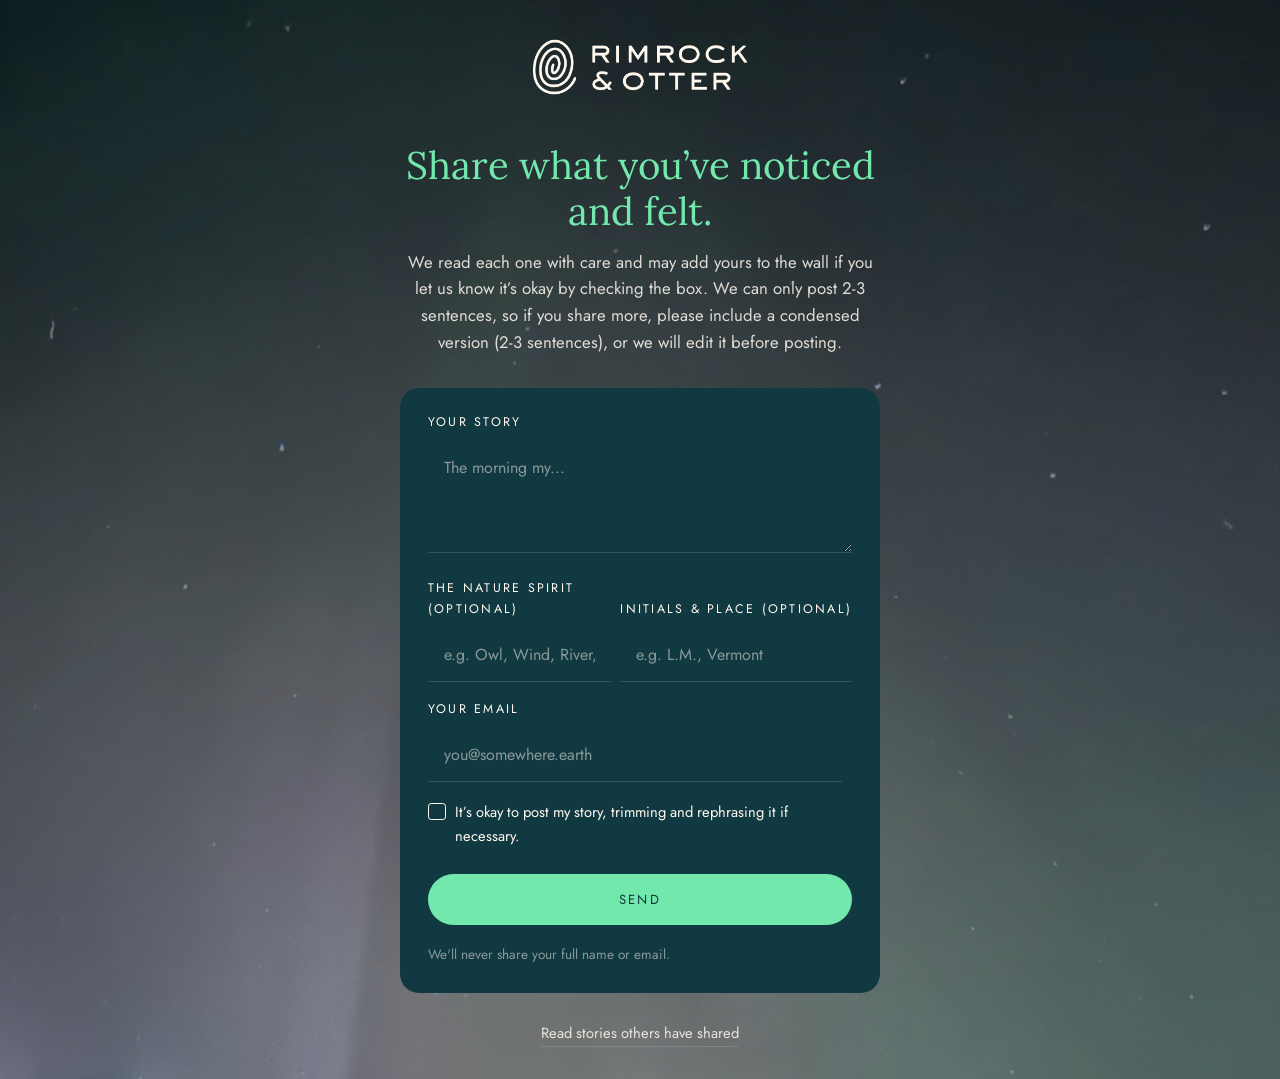
<file: share/index.html>
<!doctype html>
<html lang="en">
<head>
  <meta charset="utf-8" />
  <meta name="viewport" content="width=device-width, initial-scale=1" />
  <title>Share your story — Rimrock & Otter</title>
  <meta name="description" content="Share a sign, an encounter, or a moment of wonder with a nature ally. We read each one with care." />
  <link rel="preconnect" href="https://fonts.googleapis.com">
  <link rel="preconnect" href="https://fonts.gstatic.com" crossorigin>
  <link href="https://fonts.googleapis.com/css2?family=Jost:wght@300;400;500;600&family=Lora:ital,wght@0,400;0,500;0,600;1,400;1,500&display=swap" rel="stylesheet">
  <link rel="stylesheet" href="../assets/css/style.css?v=38">
</head>
<body>

  <main style="min-height: 100vh; display: flex; align-items: center; justify-content: center; position: relative; overflow: hidden; padding: 2rem 1.25rem;">
    <img src="../assets/images/WhatNoticed.jpg" alt="" style="position: absolute; inset: 0; width: 100%; height: 100%; object-fit: cover; object-position: center; filter: saturate(0.88) brightness(0.72);" />
    <div style="position: absolute; inset: 0; background: rgba(17,57,66,0.35);"></div>
    <div style="position: relative; z-index: 1; max-width: 30rem; width: 100%; text-align: center;">
      <a href="../index.html" style="display: inline-block; margin-bottom: 2rem; border-bottom: none;"><img src="../assets/images/logo-sky-full-cream.png" alt="Rimrock &amp; Otter" style="display: block; height: 70px; width: auto;" /></a>

      <h1 style="color: var(--moss); font-size: clamp(1.8rem, 4.5vw, 2.4rem); line-height: 1.2; margin: 0 0 0.9rem;">Share what you’ve noticed and felt.</h1>
      <p style="font-family: var(--sans); color: rgba(255,248,238,0.85); font-size: 1.05rem; line-height: 1.6; margin: 0 0 2rem;">We read each one with care and may add yours to the wall if you let us know it’s okay by checking the box. We can only post 2-3 sentences, so if you share more, please include a condensed version (2-3 sentences), or we will edit it before posting.</p>

      <div class="form-box--spruce" style="text-align: left;">
        <form class="door__form" action="https://formspree.io/f/mgogwbbl" method="POST" onsubmit="
          event.preventDefault();
          var f = this, note = f.querySelector('.door__note');
          fetch(f.action, { method: 'POST', body: new FormData(f), headers: { 'Accept': 'application/json' } })
            .then(function (r) { if (r.ok) { window.showFormThanks('Thank you for sharing!'); f.reset(); var cb = f.querySelector('[name=&quot;can-post&quot;]'); cb.style.backgroundColor = 'transparent'; cb.style.backgroundImage = 'none'; } else { note.textContent = 'Something went wrong. Please try again.'; } })
            .catch(function () { note.textContent = 'Something went wrong. Please try again.'; });
        ">
          <input type="hidden" name="_subject" value="[Story submission] New story — Rimrock & Otter (share page)" />
          <div>
            <label for="story" style="color: var(--sunrise);">Your story</label>
            <textarea id="story" name="story" required placeholder="The morning my..." style="min-height: 7rem;"></textarea>
          </div>
          <div class="door__row">
            <div>
              <label for="ally">The nature spirit (optional)</label>
              <input id="ally" type="text" name="ally" placeholder="e.g. Owl, Wind, River, Stones" />
            </div>
            <div>
              <label for="initials">Initials &amp; place (optional)</label>
              <input id="initials" type="text" name="initials" placeholder="e.g. L.M., Vermont" />
            </div>
          </div>
          <div class="door__row">
            <div>
              <label for="email-s">Your email</label>
              <input id="email-s" type="email" name="email" required placeholder="you@somewhere.earth" />
            </div>
          </div>
          <label style="display: flex; align-items: flex-start; gap: 0.6rem; text-transform: none; letter-spacing: normal; font-family: var(--sans); font-size: 0.92rem; color: var(--sunrise);">
            <input type="checkbox" name="can-post" onchange="this.style.backgroundColor = this.checked ? '#fff8ee' : 'transparent'; this.style.backgroundImage = this.checked ? 'url(\'data:image/svg+xml,%3Csvg xmlns=%27http://www.w3.org/2000/svg%27 viewBox=%270 0 16 16%27%3E%3Cpath d=%27M3.5 8.5l3 3 6-7%27 fill=%27none%27 stroke=%27%23113942%27 stroke-width=%272.2%27 stroke-linecap=%27round%27 stroke-linejoin=%27round%27/%3E%3C/svg%3E\')' : 'none';" style="-webkit-appearance: none; appearance: none; width: 1.1rem; height: 1.1rem; border: 1.5px solid #fff8ee; border-radius: 0.2rem; background-color: transparent; background-size: 100% 100%; flex-shrink: 0; margin: 0.2em 0 0 0; padding: 0; cursor: pointer;" />
            It’s okay to post my story, trimming and rephrasing it if necessary.
          </label>
          <button type="submit" class="btn btn--moss">Send</button>
          <p class="door__note">We'll never share your full name or email.</p>
        </form>
      </div>

      <a href="../stories.html" style="display: inline-block; margin-top: 1.75rem; font-family: var(--sans); font-size: 0.92rem; color: rgba(255,248,238,0.85);">Read stories others have shared</a>
    </div>
  </main>

  <!-- ====== Form confirmation modal ====== -->
  <div id="form-thanks-modal" style="display: none; position: fixed; inset: 0; z-index: 999; align-items: center; justify-content: center; background: rgba(17,57,66,0.55); padding: 1.5rem;">
    <div style="background: var(--paper); border-radius: 1rem; max-width: 24rem; width: 100%; padding: clamp(1.75rem, 4vw, 2.5rem); text-align: center; box-shadow: 0 20px 60px rgba(0,0,0,0.35);">
      <p id="form-thanks-text" style="font-family: var(--serif); font-size: 1.15rem; color: var(--spruce); line-height: 1.6; margin: 0 0 1.5rem;"></p>
      <button onclick="document.getElementById('form-thanks-modal').style.display='none';" style="background: var(--moss); border: none; color: var(--paper); font-family: var(--sans); font-size: 0.88rem; letter-spacing: 0.08em; text-transform: uppercase; padding: 0.7em 2.2em; cursor: pointer; border-radius: 2rem;">Okay</button>
    </div>
  </div>
  <script>
    window.showFormThanks = function (msg) {
      document.getElementById('form-thanks-text').textContent = msg;
      document.getElementById('form-thanks-modal').style.display = 'flex';
    };
  </script>
</body>
</html>
</file>
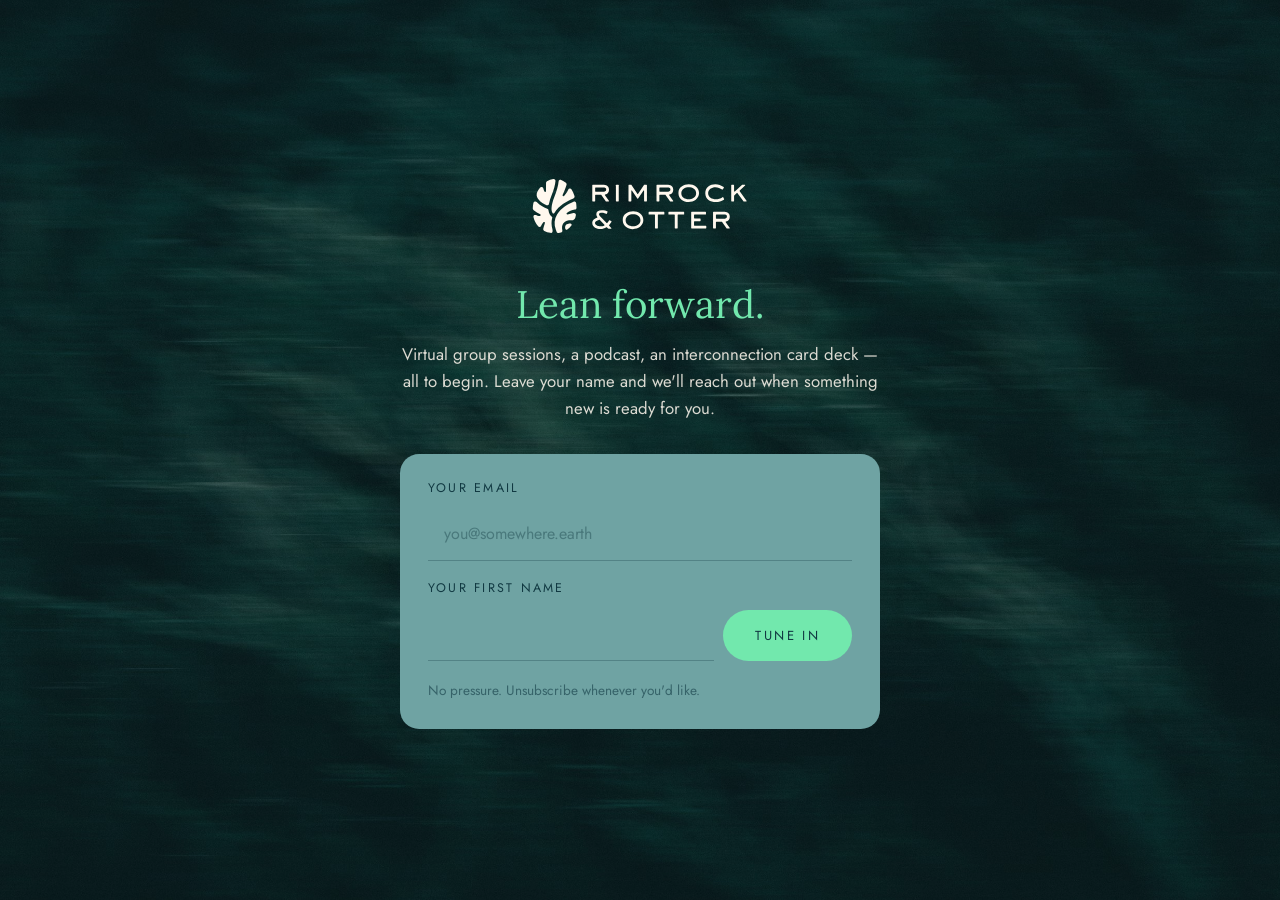
<file: tunein/index.html>
<!doctype html>
<html lang="en">
<head>
  <meta charset="utf-8" />
  <meta name="viewport" content="width=device-width, initial-scale=1" />
  <title>Tune in — Rimrock & Otter</title>
  <meta name="description" content="Leave your name and we'll reach out the moment something new launches — virtual sessions, a podcast, a card deck." />
  <link rel="preconnect" href="https://fonts.googleapis.com">
  <link rel="preconnect" href="https://fonts.gstatic.com" crossorigin>
  <link href="https://fonts.googleapis.com/css2?family=Jost:wght@300;400;500;600&family=Lora:ital,wght@0,400;0,500;0,600;1,400;1,500&display=swap" rel="stylesheet">
  <link rel="stylesheet" href="../assets/css/style.css?v=38">
  <script src="../mailchimp-subscribe.js"></script>
</head>
<body>

  <main style="min-height: 100vh; display: flex; align-items: center; justify-content: center; background-image: url('../assets/images/greenblur.jpg'); background-size: cover; background-position: center; position: relative; padding: 2rem 1.25rem;">
    <div style="position: absolute; inset: 0; background: rgba(17,57,66,0.35);"></div>
    <div style="position: relative; z-index: 1; max-width: 30rem; width: 100%; text-align: center;">
      <a href="../index.html" style="display: inline-block; margin-bottom: 2rem; border-bottom: none;">
        <svg viewBox="0 0 1500 453.76" xmlns="http://www.w3.org/2000/svg" aria-hidden="true" focusable="false" style="height: 70px; width: auto;"><defs><style>.cls-1{fill:#fff8ee}</style></defs>
          <g><path class="cls-1" d="M529.95,196.6l-29.7-41.98c-.57-.81-1.5-1.29-2.49-1.29h-33.41c-1.69,0-3.05,1.37-3.05,3.05v38.45c0,1.69-1.37,3.05-3.05,3.05h-12.6c-1.69,0-3.05-1.37-3.05-3.05v-102.76c0-1.69,1.37-3.05,3.05-3.05h64.2c22.07,0,41.41,6.94,41.41,32.16,0,16.91-9.49,27.49-24.76,30.95-2.06.47-2.91,2.97-1.69,4.7l25.58,36.25c1.43,2.02-.02,4.81-2.49,4.81h-15.44c-.99,0-1.92-.48-2.49-1.29ZM510.69,107.51h-46.34c-1.69,0-3.05,1.37-3.05,3.05v21.22c0,1.69,1.37,3.05,3.05,3.05h47.39c10.3,0,21.02-2.1,21.02-14.51,0-9.25-4.41-12.82-22.07-12.82Z"></path>
            <path class="cls-1" d="M595.79,194.84v-102.76c0-1.69,1.37-3.05,3.05-3.05h12.39c1.69,0,3.05,1.37,3.05,3.05v102.76c0,1.69-1.37,3.05-3.05,3.05h-12.39c-1.69,0-3.05-1.37-3.05-3.05Z"></path>
            <path class="cls-1" d="M778.43,194.84v-67.3c0-1.85-2.4-2.59-3.43-1.05l-35.23,52.31c-1.21,1.79-3.85,1.8-5.06,0l-35.44-52.35c-1.04-1.53-3.43-.8-3.43,1.05v67.33c0,1.69-1.37,3.05-3.05,3.05h-12.39c-1.69,0-3.05-1.37-3.05-3.05v-102.76c0-1.69,1.37-3.05,3.05-3.05h13.8c1.02,0,1.98.51,2.55,1.37l38.97,58.95c.72,1.09,2.33,1.09,3.05,0l38.97-58.95c.57-.86,1.52-1.37,2.55-1.37h13.59c1.69,0,3.05,1.37,3.05,3.05v102.76c0,1.69-1.37,3.05-3.05,3.05h-12.39c-1.69,0-3.05-1.37-3.05-3.05Z"></path>
            <path class="cls-1" d="M946.27,196.6l-29.7-41.98c-.57-.81-1.5-1.29-2.49-1.29h-33.41c-1.69,0-3.05,1.37-3.05,3.05v38.45c0,1.69-1.37,3.05-3.05,3.05h-12.6c-1.69,0-3.05-1.37-3.05-3.05v-102.76c0-1.69,1.37-3.05,3.05-3.05h64.2c22.07,0,41.41,6.94,41.41,32.16,0,16.91-9.49,27.49-24.76,30.95-2.06.47-2.91,2.97-1.69,4.7l25.58,36.25c1.43,2.02-.02,4.81-2.49,4.81h-15.44c-.99,0-1.92-.48-2.49-1.29ZM927,107.51h-46.34c-1.69,0-3.05,1.37-3.05,3.05v21.22c0,1.69,1.37,3.05,3.05,3.05h47.39c10.3,0,21.02-2.1,21.02-14.51,0-9.25-4.41-12.82-22.07-12.82Z"></path>
            <path class="cls-1" d="M1066.76,201.67c-33.84,0-65.58-21.01-65.58-57.37v-2.95c0-36.78,34.05-55.48,67.26-55.48s66.21,20.38,66.21,57.37-33.42,58.43-67.89,58.43ZM1068.22,104.78c-23.75,0-48.34,12.62-48.34,39.31s23.54,38.67,47.08,38.67,48.97-12.61,48.97-39.3-23.96-38.68-47.71-38.68Z"></path>
            <path class="cls-1" d="M1243.08,201.67c-34.89,0-67.89-19.33-67.89-57.59s30.68-58.22,65.15-58.22c20.26,0,38.23,6.7,54.26,18.64,1.29.96,1.61,2.79.75,4.15l-6.66,10.49c-.92,1.45-2.88,1.83-4.31.86-13.98-9.47-26.01-15.43-43.83-15.43-23.54,0-46.87,13.66-46.87,39.51s25.01,38.88,48.97,38.88c16.69,0,30.63-4.58,44.39-13.41,1.54-.99,3.6-.47,4.4,1.19l5.53,11.49c.67,1.39.2,3.1-1.09,3.94-16.3,10.7-32.92,15.5-52.81,15.5Z"></path>
            <path class="cls-1" d="M1422.48,196.63l-38.3-52.77c-1.06-1.46-3.15-1.69-4.5-.49l-16.84,14.94c-.65.58-1.03,1.41-1.03,2.28v34.24c0,1.69-1.37,3.05-3.05,3.05h-12.39c-1.69,0-3.05-1.37-3.05-3.05v-102.76c0-1.69,1.37-3.05,3.05-3.05h12.39c1.69,0,3.05,1.37,3.05,3.05v38.39c0,2.65,3.15,4.04,5.11,2.26l47.2-42.9c.56-.51,1.29-.79,2.05-.79h14.92c2.76,0,4.1,3.37,2.1,5.27l-34.56,32.83c-1.1,1.05-1.27,2.75-.38,3.99l44.38,61.95c1.45,2.02,0,4.83-2.48,4.83h-15.2c-.98,0-1.9-.47-2.47-1.26Z"></path>
            <path class="cls-1" d="M705.73,376.81c-33.84,0-65.57-21.01-65.57-57.37v-2.95c0-36.78,34.05-55.48,67.26-55.48s66.2,20.38,66.2,57.37-33.42,58.43-67.89,58.43ZM707.21,279.92c-23.75,0-48.34,12.62-48.34,39.31s23.54,38.68,47.08,38.68,48.97-12.62,48.97-39.31-23.96-38.68-47.71-38.68Z"></path>
            <path class="cls-1" d="M867.76,285.7v84.27c0,1.69-1.37,3.05-3.05,3.05h-12.6c-1.69,0-3.05-1.37-3.05-3.05v-84.27c0-1.69-1.37-3.05-3.05-3.05h-35.09c-1.69,0-3.05-1.37-3.05-3.05v-12.39c0-1.69,1.37-3.05,3.05-3.05h95.83c1.69,0,3.05,1.37,3.05,3.05v12.39c0,1.69-1.37,3.05-3.05,3.05h-35.93c-1.69,0-3.05,1.37-3.05,3.05Z"></path>
            <path class="cls-1" d="M996.17,285.7v84.27c0,1.69-1.37,3.05-3.05,3.05h-12.6c-1.69,0-3.05-1.37-3.05-3.05v-84.27c0-1.69-1.37-3.05-3.05-3.05h-35.09c-1.69,0-3.05-1.37-3.05-3.05v-12.39c0-1.69,1.37-3.05,3.05-3.05h95.83c1.69,0,3.05,1.37,3.05,3.05v12.39c0,1.69-1.37,3.05-3.05,3.05h-35.93c-1.69,0-3.05,1.37-3.05,3.05Z"></path>
            <path class="cls-1" d="M1083.8,369.98v-102.76c0-1.69,1.37-3.05,3.05-3.05h89.74c1.69,0,3.05,1.37,3.05,3.05v12.39c0,1.69-1.37,3.05-3.05,3.05h-71.24c-1.69,0-3.05,1.37-3.05,3.05v18.91c0,1.69,1.37,3.05,3.05,3.05h36.35c1.69,0,3.05,1.37,3.05,3.05v12.39c0,1.69-1.37,3.05-3.05,3.05h-36.35c-1.69,0-3.05,1.37-3.05,3.05v22.26c0,1.69,1.37,3.05,3.05,3.05h73.34c1.69,0,3.05,1.37,3.05,3.05v12.39c0,1.69-1.37,3.05-3.05,3.05h-91.84c-1.69,0-3.05-1.37-3.05-3.05Z"></path>
            <path class="cls-1" d="M1312.81,371.74l-29.7-41.98c-.57-.81-1.5-1.29-2.49-1.29h-33.41c-1.69,0-3.05,1.37-3.05,3.05v38.45c0,1.69-1.37,3.05-3.05,3.05h-12.6c-1.69,0-3.05-1.37-3.05-3.05v-102.76c0-1.69,1.37-3.05,3.05-3.05h64.2c22.07,0,41.41,6.94,41.41,32.16,0,16.91-9.49,27.49-24.76,30.95-2.06.47-2.91,2.97-1.69,4.7l25.58,36.25c1.43,2.02-.02,4.81-2.49,4.81h-15.44c-.99,0-1.92-.48-2.49-1.29ZM1293.55,282.65h-46.34c-1.69,0-3.05,1.37-3.05,3.05v21.22c0,1.69,1.37,3.05,3.05,3.05h47.39c10.3,0,21.02-2.1,21.02-14.51,0-9.25-4.41-12.82-22.07-12.82Z"></path></g>
          <g><g><path class="cls-1" d="M271.62,75.86c-9.62-7.85-19.95-13.97-30.69-18.19-3.63-1.42-7.62-1.05-10.96,1.01-3.33,2.06-5.44,5.45-5.79,9.32-2.41,26.49-11.28,59.14-26.36,97.04-26.53,66.66-19.77,95.1-13.38,106.12l.36.6c1.29,2.1,3.53,3.36,6.01,3.36h.03c2.52,0,4.79-1.3,6.09-3.46,29.79-49.67,83.4-78.6,123.14-94.14,6.14-2.4,9.31-9.22,7.21-15.51-5.02-15.05-11.35-29.16-18.83-41.95-2.43-4.16-6.71-6.43-11.5-6.15-4.81.32-8.81,3.18-10.7,7.67-6.19,14.72-15.64,29.04-26.61,40.33-2.21,2.28-5.15,2.04-7.07.78-1.96-1.27-3.41-3.9-2.21-6.9,2.27-5.69,4.7-11.39,7.05-16.91,3.99-9.37,8.12-19.04,11.54-28.85,2.92-8.04,5.11-14.78,6.9-21.23,1.31-4.7-.35-9.78-4.23-12.94Z"></path>
              <path class="cls-1" d="M336.26,287.31c.83-4.22-.51-8.51-3.6-11.47-3.04-2.92-7.31-4.08-11.42-3.08-13.18,3.18-27.15,6.59-38.54,9.37-3.07.73-5.44-.99-6.44-3.04-.99-2.03-.89-4.95,1.55-6.88,13.82-10.9,31.88-18.55,52.2-22.13,6.1-1.07,10.44-6.26,10.31-12.33-.2-9.57-.96-19.27-2.23-28.82-.51-3.82-2.73-7.11-6.07-9.03-1.92-1.1-4.04-1.66-6.17-1.66-1.61,0-3.23.32-4.78.96-34.68,14.45-81.35,40.54-106.69,82.81-18.07,30.14-20.74,63.56-7.91,99.35,1.58,4.41,3.42,8.89,5.47,13.29,2.29,4.91,7.58,7.77,12.9,6.91,5.12-.81,10.17-1.89,15.03-3.2,6.29-1.7,10.11-8.07,8.7-14.49-4.23-19.24-1.95-34.62,6.77-45.73,12.85-16.38,36.43-19.03,53.96-18.36,10.74.49,20.2-6.44,23.15-16.65,1.48-5.11,2.76-10.42,3.82-15.81Z"></path>
              <path class="cls-1" d="M272.2,380.14c2.82,1.22,6.01.9,8.51-.88,9.98-7.08,18.92-15.67,26.58-25.54,2.03-2.62,2.34-6.11.79-9.1-1.55-3.01-4.62-4.79-7.92-4.64-9.68.41-22.55,2.59-28.89,10.68-4.07,5.2-5.45,12.89-4.1,22.85.4,2.95,2.29,5.43,5.04,6.63Z"></path>
              <path class="cls-1" d="M138.31,136.17c-2.64.59-5.19-.65-6.31-3.1-2.26-4.92-4.16-10.31-5.64-16.01-.31-1.3-.58-2.58-.85-3.86-.98-4.78-4.57-8.41-9.37-9.48-.93-.21-1.87-.31-2.79-.31-3.83,0-7.42,1.77-9.79,4.93-5.79,7.76-11.21,16.22-16.11,25.16-8.13,14.81-6.94,33.09,3.03,46.56,17.28,23.36,40.11,35.5,56.2,41.58,3.14,1.2,6.62.94,9.54-.68,2.85-1.58,4.85-4.31,5.48-7.49,3.3-16.58,9.12-35.39,17.29-55.93,14.69-36.92,23.18-68.1,25.22-92.66.31-3.76-1.07-7.39-3.8-9.98-2.77-2.63-6.54-3.85-10.37-3.31-14.14,1.94-28,6.89-41.18,14.73-3.62,2.15-5.9,6.17-5.94,10.48l-.12,9.38c-.12,9.49-.25,19.31-.18,28.73-.01,4.06.04,8.09.1,12.18l.05,3.45c.04,3.18-2.21,5.11-4.47,5.62Z"></path></g>
            <path class="cls-1" d="M131.68,388.91c11.86,5.71,24.96,9.8,38.94,12.18,1.97.33,3.82.34,5.51.03,3.29-.62,5.78-2.19,7.4-4.67,2.53-3.86,2.88-9.83,1.06-17.75-7.67-26.16-8.14-51.51-1.4-75.33.77-2.71-.29-5.6-2.63-7.19-5.31-3.62-9.75-8.35-13.19-14.05-4.68-7.75-7.58-17.27-8.6-28.28-.42-4.55-3.55-8.36-7.96-9.71-18.93-5.79-46.18-17.86-68.46-42.42-3.19-3.52-8.02-4.9-12.59-3.62-4.6,1.29-7.88,4.85-8.78,9.52-2.15,11.21-3.56,22.52-4.17,33.63-.28,5.13,1.98,9.94,6.05,12.97,13.86,10.29,27.69,18.9,42.3,26.32,2.48,1.44,3.5,3.97,2.79,6.54-.7,2.53-3.04,4.16-5.57,4.17-5.06-.07-10.09-.72-14.96-1.93-3.86-.9-7.74-2.13-11.51-3.65-3.83-1.54-8-.86-11.12,1.82-3.09,2.65-4.38,6.6-3.45,10.56,5.57,23.75,15.81,44.19,30.43,60.78,2.53,2.87,6.32,4.23,10.13,3.64,3.76-.58,6.92-2.99,8.44-6.44,3.93-8.91,9.29-17.28,15.51-24.21,1.23-1.37,2.74-1.92,4.18-1.92,1.03,0,2.03.29,2.86.75,1.97,1.11,3.55,3.59,2.63,6.6-.73,2.39-1.48,4.78-2.22,7.16-2.14,6.83-4.36,13.89-6.05,21.02-.85,3.24-1.62,6.46-2.29,9.6-1.22,5.69,1.55,11.4,6.72,13.89Z"></path></g>
          <path class="cls-1" d="M552.14,354.44c-1.08-1.15-1.14-2.93-.07-4.09,5.17-5.67,12.71-16.13,15.3-21.05.91-1.77-.5-2.78-.5-2.78h0l-11.44-7.47c-1.6-.83-2.58.94-2.58.94h-.01c-2.3,3.96-8.7,12.27-12.83,16.99-1.18,1.34-3.23,1.34-4.46.05l-44.2-46.01c-3.51-3.5-5.15-6.84-5.15-10.51,0-6.88,9.82-9.33,19.01-9.33,11.07,0,22.58,4.41,27.7,7.74v-.03s1.47,1.22,2.28-.42l6.59-13.35h0s.69-1.21-.42-2.04c-7.28-5.15-21.98-8.6-36.85-8.6-22.8,0-35.88,9.42-35.88,25.85,0,6.68,2.97,13.41,6.53,18.64,1.15,1.68.29,3.93-1.64,4.57-15.22,5.06-30.92,14.98-30.92,34.32,0,28.39,30.92,38.69,51.71,38.69,17.85,0,26.33-2.85,40.08-11.22,1.23-.75,2.86-.58,3.85.46l6.97,7.35c.58.61,1.38.95,2.22.95h16.13c2.68,0,4.06-3.2,2.22-5.14l-13.63-14.49ZM520.76,352.59c-7.33,4.43-15.36,6.37-25.94,6.37-11.31,0-34.66-5.16-34.66-21.12,0-8.6,9.57-15.78,28.45-21.34,1.1-.32,2.35-.01,3.15.81l29.53,30.58c1.33,1.38,1.12,3.71-.52,4.7Z"></path>
        </svg>
      </a>

      <h1 style="color: var(--moss); font-size: clamp(1.8rem, 4.5vw, 2.4rem); line-height: 1.2; margin: 0 0 0.9rem;">Lean forward.</h1>
      <p style="font-family: var(--sans); color: rgba(255,248,238,0.85); font-size: 1.05rem; line-height: 1.6; margin: 0 0 2rem;">Virtual group sessions, a podcast, an interconnection card deck — all to begin. Leave your name and we'll reach out when something new is ready for you.</p>

      <div class="form-box--teal" style="text-align: left;">
        <form class="door__form" action="https://formspree.io/f/mgogwbbl" method="POST" onsubmit="
          event.preventDefault();
          var f = this, note = f.querySelector('.door__note');
          var email = f.querySelector('[name=&quot;email&quot;]').value;
          var fname = f.querySelector('[name=&quot;name&quot;]').value;
          window.subscribeToMailchimp(email, fname).then(function (data) {
            if (data && data.result === 'success') {
              window.showFormThanks('Thank you for connecting!');
              f.reset();
            } else {
              note.textContent = 'Something went wrong. Please try again.';
            }
          }).catch(function () {
            note.textContent = 'Something went wrong. Please try again.';
          });
        ">
          <div>
            <label for="email">Your email</label>
            <input id="email" type="email" name="email" required placeholder="you@somewhere.earth" />
          </div>
          <input type="hidden" name="_subject" value="[Email list] New waitlist signup — Rimrock & Otter (tune-in page)" />
          <div class="door__row">
            <div>
              <label for="name">Your first name</label>
              <input id="name" type="text" name="name" required placeholder="" />
            </div>
            <button type="submit" class="btn btn--moss">Tune in</button>
          </div>
          <p class="door__note">No pressure. Unsubscribe whenever you'd like.</p>
        </form>
      </div>
    </div>
  </main>

  <!-- ====== Form confirmation modal ====== -->
  <div id="form-thanks-modal" style="display: none; position: fixed; inset: 0; z-index: 999; align-items: center; justify-content: center; background: rgba(17,57,66,0.55); padding: 1.5rem;">
    <div style="background: var(--paper); border-radius: 1rem; max-width: 24rem; width: 100%; padding: clamp(1.75rem, 4vw, 2.5rem); text-align: center; box-shadow: 0 20px 60px rgba(0,0,0,0.35);">
      <p id="form-thanks-text" style="font-family: var(--serif); font-size: 1.15rem; color: var(--spruce); line-height: 1.6; margin: 0 0 1.5rem;"></p>
      <button onclick="document.getElementById('form-thanks-modal').style.display='none';" style="background: var(--moss); border: none; color: var(--paper); font-family: var(--sans); font-size: 0.88rem; letter-spacing: 0.08em; text-transform: uppercase; padding: 0.7em 2.2em; cursor: pointer; border-radius: 2rem;">Okay</button>
    </div>
  </div>
  <script>
    window.showFormThanks = function (msg) {
      document.getElementById('form-thanks-text').textContent = msg;
      document.getElementById('form-thanks-modal').style.display = 'flex';
    };
  </script>
</body>
</html>
</file>
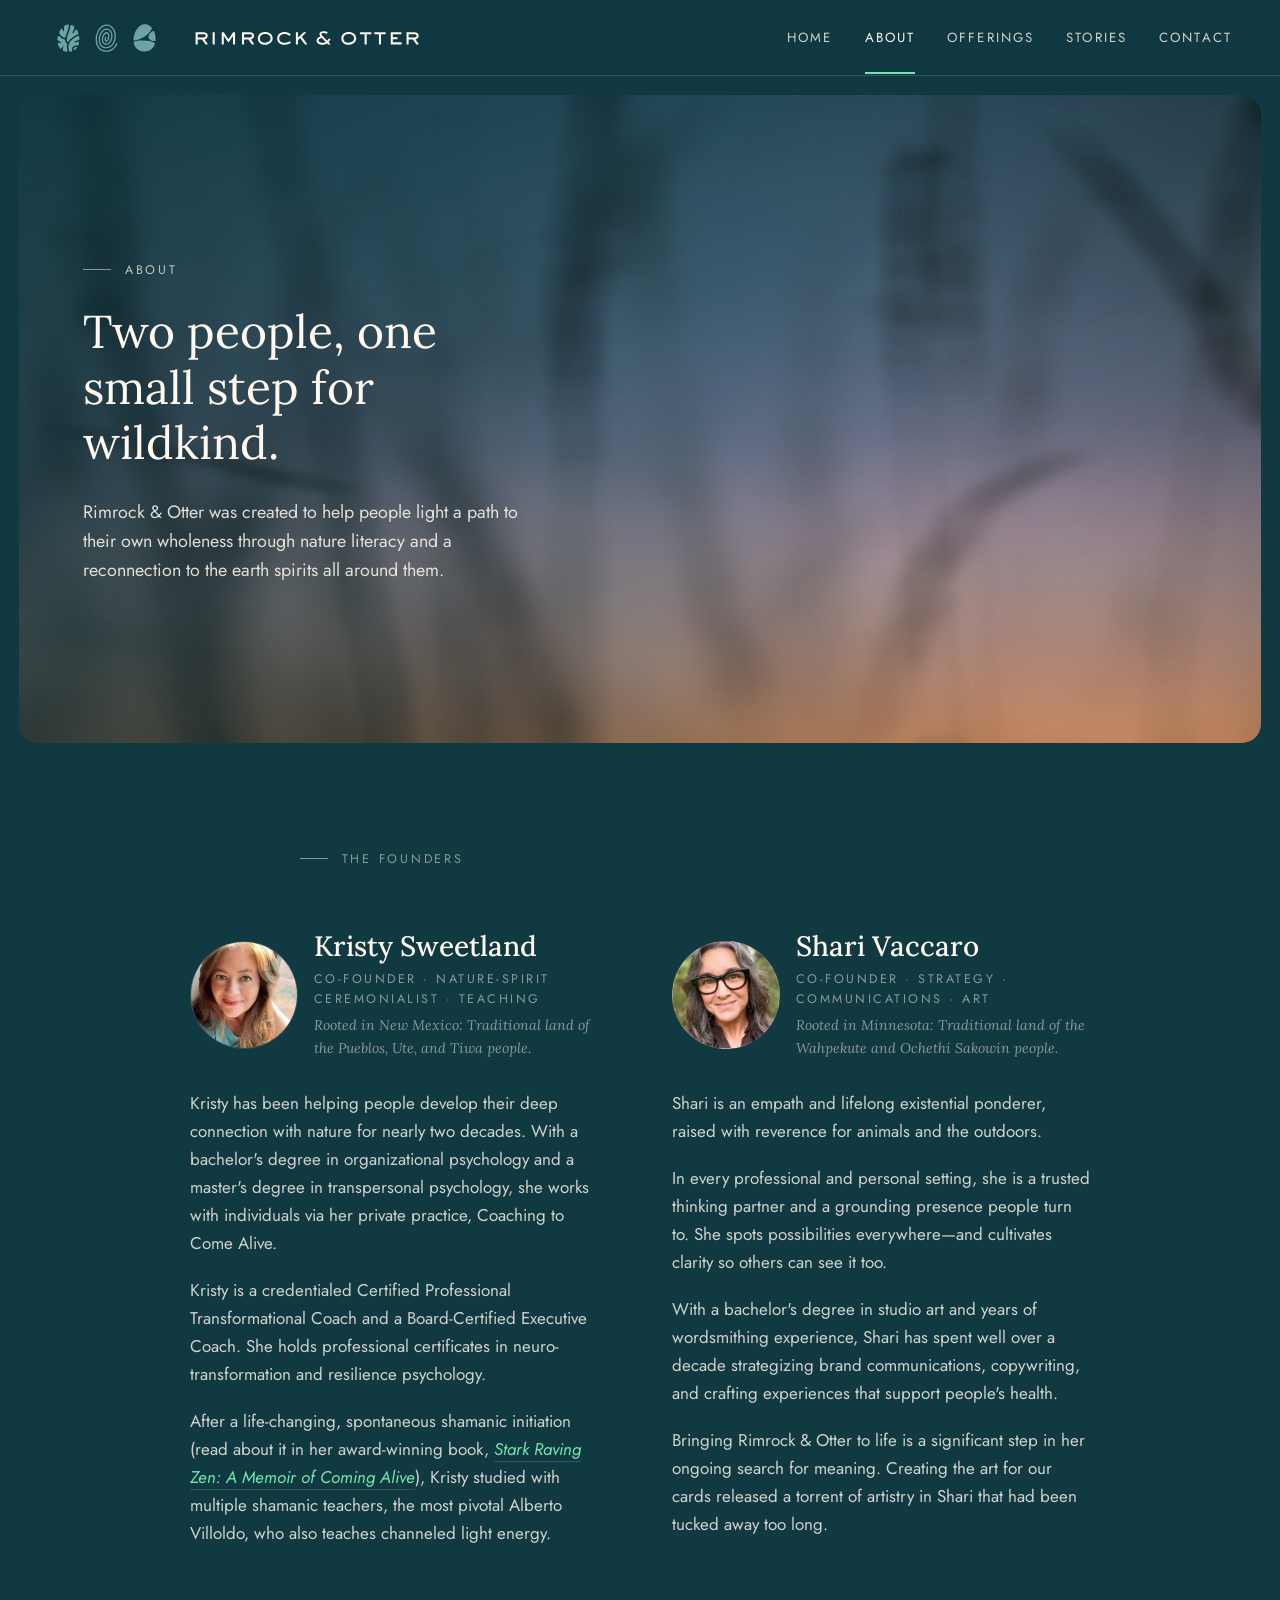
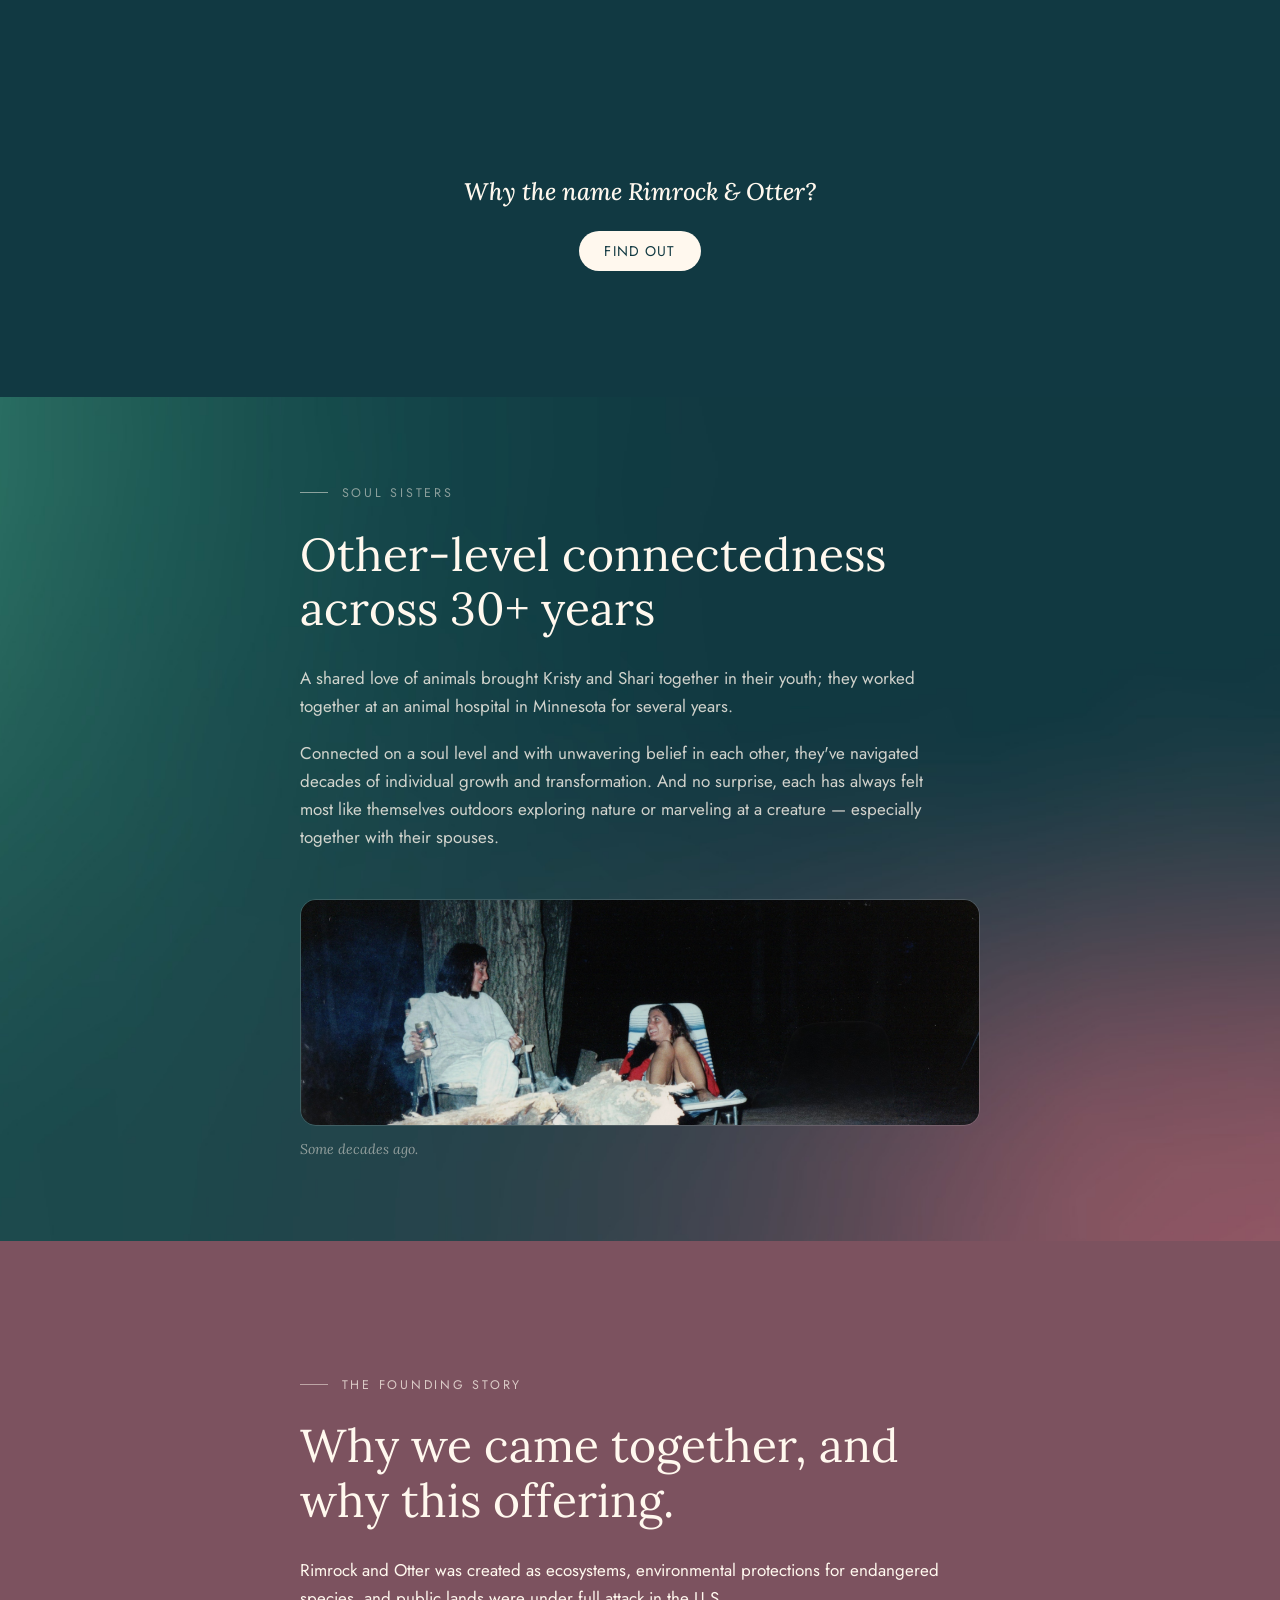
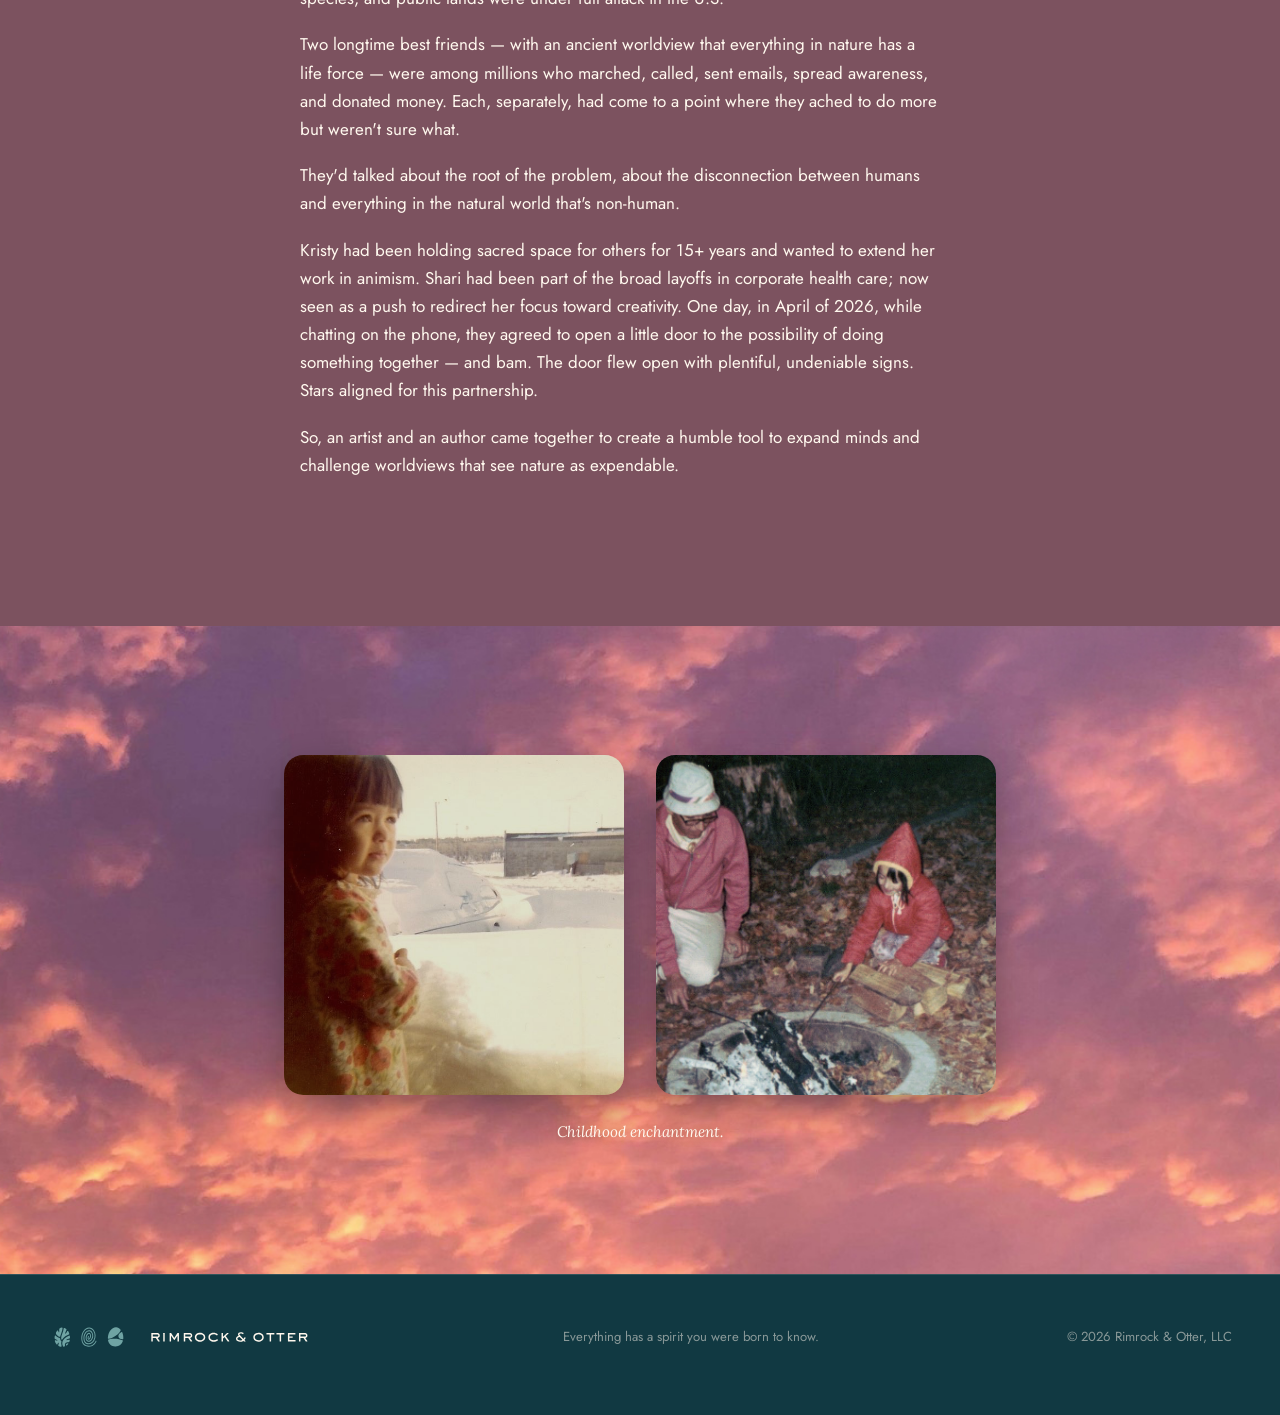
<file: about.html>
<!doctype html>
<html lang="en">
<head>
  <meta charset="utf-8" />
  <meta name="viewport" content="width=device-width, initial-scale=1" />
  <title>About — Rimrock & Otter</title>
  <meta name="description" content="Meet the founders of Rimrock & Otter, an animism practice teaching nature-spirit connection and signs from the natural world." />
  <link rel="preconnect" href="https://fonts.googleapis.com">
  <link rel="preconnect" href="https://fonts.gstatic.com" crossorigin>
  <link href="https://fonts.googleapis.com/css2?family=Jost:wght@300;400;500;600&family=Lora:ital,wght@0,400;0,500;0,600;1,400;1,500&display=swap" rel="stylesheet">
  <link rel="stylesheet" href="assets/css/style.css?v=38">
</head>
<body>

  <header class="site-header">
    <div class="wrap site-header__inner">
      <a href="index.html" class="brand"><svg class="brand__logo" viewBox="0 0 1500 158.18" xmlns="http://www.w3.org/2000/svg" aria-hidden="true" focusable="false">
  <g fill="#fff8ee">
    <path d="M620.81,103.86l-13.08-18.49c-.25-.36-.66-.57-1.1-.57h-14.71c-.74,0-1.34.6-1.34,1.34v16.93c0,.74-.6,1.34-1.34,1.34h-5.55c-.74,0-1.34-.6-1.34-1.34v-45.25c0-.74.6-1.34,1.34-1.34h28.27c9.72,0,18.23,3.06,18.23,14.16,0,7.45-4.18,12.11-10.91,13.63-.91.21-1.28,1.31-.74,2.07l11.26,15.96c.63.89,0,2.12-1.1,2.12h-6.8c-.44,0-.85-.21-1.1-.57ZM612.33,64.62h-20.41c-.74,0-1.34.6-1.34,1.34v9.35c0,.74.6,1.34,1.34,1.34h20.87c4.53,0,9.25-.93,9.25-6.39,0-4.07-1.94-5.65-9.72-5.65Z"/>
    <path d="M649.81,103.08v-45.25c0-.74.6-1.34,1.34-1.34h5.46c.74,0,1.34.6,1.34,1.34v45.25c0,.74-.6,1.34-1.34,1.34h-5.46c-.74,0-1.34-.6-1.34-1.34Z"/>
    <path d="M730.23,103.08v-29.64c0-.82-1.06-1.14-1.51-.46l-15.51,23.04c-.53.79-1.69.79-2.23,0l-15.61-23.05c-.46-.67-1.51-.35-1.51.46v29.65c0,.74-.6,1.34-1.34,1.34h-5.46c-.74,0-1.34-.6-1.34-1.34v-45.25c0-.74.6-1.34,1.34-1.34h6.08c.45,0,.87.23,1.12.6l17.16,25.96c.32.48,1.03.48,1.35,0l17.16-25.96c.25-.38.67-.6,1.12-.6h5.99c.74,0,1.34.6,1.34,1.34v45.25c0,.74-.6,1.34-1.34,1.34h-5.46c-.74,0-1.34-.6-1.34-1.34Z"/>
    <path d="M804.15,103.86l-13.08-18.49c-.25-.36-.66-.57-1.1-.57h-14.71c-.74,0-1.34.6-1.34,1.34v16.93c0,.74-.6,1.34-1.34,1.34h-5.55c-.74,0-1.34-.6-1.34-1.34v-45.25c0-.74.6-1.34,1.34-1.34h28.27c9.72,0,18.23,3.06,18.23,14.16,0,7.45-4.18,12.11-10.91,13.63-.91.21-1.28,1.31-.74,2.07l11.26,15.96c.63.89,0,2.12-1.1,2.12h-6.8c-.44,0-.85-.21-1.1-.57ZM795.66,64.62h-20.41c-.74,0-1.34.6-1.34,1.34v9.35c0,.74.6,1.34,1.34,1.34h20.87c4.53,0,9.25-.93,9.25-6.39,0-4.07-1.94-5.65-9.72-5.65Z"/>
    <path d="M857.21,106.09c-14.9,0-28.88-9.25-28.88-25.26v-1.3c0-16.2,14.99-24.43,29.62-24.43s29.16,8.98,29.16,25.26-14.72,25.73-29.89,25.73ZM857.85,63.42c-10.46,0-21.29,5.56-21.29,17.31s10.37,17.03,20.73,17.03,21.56-5.55,21.56-17.31-10.55-17.03-21.01-17.03Z"/>
    <path d="M934.85,106.09c-15.36,0-29.89-8.51-29.89-25.36s13.51-25.64,28.69-25.64c8.92,0,16.83,2.95,23.89,8.21.57.42.71,1.23.33,1.83l-2.93,4.62c-.41.64-1.27.8-1.9.38-6.16-4.17-11.46-6.8-19.3-6.8-10.37,0-20.64,6.01-20.64,17.4s11.01,17.12,21.56,17.12c7.35,0,13.49-2.02,19.55-5.91.68-.44,1.59-.21,1.94.52l2.44,5.06c.29.61.09,1.37-.48,1.74-7.18,4.71-14.5,6.83-23.26,6.83Z"/>
    <path d="M1013.85,103.87l-16.87-23.24c-.47-.64-1.39-.74-1.98-.22l-7.42,6.58c-.29.26-.45.62-.45,1.01v15.08c0,.74-.6,1.34-1.34,1.34h-5.46c-.74,0-1.34-.6-1.34-1.34v-45.25c0-.74.6-1.34,1.34-1.34h5.46c.74,0,1.34.6,1.34,1.34v16.9c0,1.17,1.39,1.78,2.25.99l20.78-18.89c.25-.22.57-.35.9-.35h6.57c1.21,0,1.81,1.48.93,2.32l-15.22,14.46c-.49.46-.56,1.21-.17,1.76l19.54,27.28c.64.89,0,2.13-1.09,2.13h-6.69c-.43,0-.84-.21-1.09-.55Z"/>
    <path d="M1187.61,106.09c-14.9,0-28.87-9.25-28.87-25.26v-1.3c0-16.2,14.99-24.43,29.62-24.43s29.15,8.98,29.15,25.26-14.72,25.73-29.9,25.73ZM1188.26,63.42c-10.46,0-21.29,5.56-21.29,17.31s10.37,17.03,20.73,17.03,21.56-5.56,21.56-17.31-10.55-17.03-21.01-17.03Z"/>
    <path d="M1258.96,65.97v37.11c0,.74-.6,1.34-1.34,1.34h-5.55c-.74,0-1.34-.6-1.34-1.34v-37.11c0-.74-.6-1.34-1.34-1.34h-15.45c-.74,0-1.34-.6-1.34-1.34v-5.45c0-.74.6-1.34,1.34-1.34h42.2c.74,0,1.34.6,1.34,1.34v5.45c0,.74-.6,1.34-1.34,1.34h-15.82c-.74,0-1.34.6-1.34,1.34Z"/>
    <path d="M1315.51,65.97v37.11c0,.74-.6,1.34-1.34,1.34h-5.55c-.74,0-1.34-.6-1.34-1.34v-37.11c0-.74-.6-1.34-1.34-1.34h-15.45c-.74,0-1.34-.6-1.34-1.34v-5.45c0-.74.6-1.34,1.34-1.34h42.2c.74,0,1.34.6,1.34,1.34v5.45c0,.74-.6,1.34-1.34,1.34h-15.82c-.74,0-1.34.6-1.34,1.34Z"/>
    <path d="M1354.1,103.08v-45.25c0-.74.6-1.34,1.34-1.34h39.52c.74,0,1.34.6,1.34,1.34v5.45c0,.74-.6,1.34-1.34,1.34h-31.37c-.74,0-1.34.6-1.34,1.34v8.33c0,.74.6,1.34,1.34,1.34h16.01c.74,0,1.34.6,1.34,1.34v5.46c0,.74-.6,1.34-1.34,1.34h-16.01c-.74,0-1.34.6-1.34,1.34v9.8c0,.74.6,1.34,1.34,1.34h32.3c.74,0,1.34.6,1.34,1.34v5.46c0,.74-.6,1.34-1.34,1.34h-40.44c-.74,0-1.34-.6-1.34-1.34Z"/>
    <path d="M1454.95,103.86l-13.08-18.49c-.25-.36-.66-.57-1.1-.57h-14.71c-.74,0-1.34.6-1.34,1.34v16.93c0,.74-.6,1.34-1.34,1.34h-5.55c-.74,0-1.34-.6-1.34-1.34v-45.25c0-.74.6-1.34,1.34-1.34h28.27c9.72,0,18.23,3.06,18.23,14.16,0,7.45-4.18,12.11-10.91,13.63-.91.21-1.28,1.31-.74,2.07l11.26,15.96c.63.89,0,2.12-1.1,2.12h-6.8c-.44,0-.85-.21-1.1-.57ZM1446.46,64.62h-20.41c-.74,0-1.34.6-1.34,1.34v9.35c0,.74.6,1.34,1.34,1.34h20.87c4.53,0,9.25-.93,9.25-6.39,0-4.07-1.94-5.65-9.72-5.65Z"/>
    <path d="M1108.85,96.24c-.48-.51-.5-1.29-.03-1.8,2.28-2.49,5.6-7.11,6.74-9.27.4-.78-.22-1.22-.22-1.22h0l-5.04-3.29c-.7-.36-1.13.41-1.13.41h0c-1.01,1.74-3.83,5.4-5.65,7.48-.52.59-1.42.59-1.97.02l-19.46-20.26c-1.55-1.54-2.27-3.01-2.27-4.63,0-3.03,4.32-4.11,8.37-4.11,4.88,0,9.94,1.94,12.2,3.41h0s.64.52,1-.2l2.9-5.88h0s.3-.53-.19-.9c-3.21-2.27-9.68-3.79-16.23-3.79-10.04,0-15.8,4.15-15.8,11.38,0,2.94,1.31,5.91,2.88,8.21.5.74.13,1.73-.72,2.01-6.7,2.23-13.62,6.6-13.62,15.11,0,12.5,13.62,17.04,22.77,17.04,7.86,0,11.6-1.26,17.65-4.94.54-.33,1.26-.26,1.69.2l3.07,3.24c.25.27.61.42.98.42h7.11c1.18,0,1.79-1.41.98-2.27l-6-6.38ZM1095.03,95.42c-3.23,1.95-6.77,2.8-11.42,2.8-4.98,0-15.26-2.27-15.26-9.3,0-3.79,4.21-6.95,12.53-9.4.48-.14,1.04,0,1.39.36l13,13.46c.59.61.49,1.63-.23,2.07Z"/>
  </g>
  <g fill="#6fa3a3">
    <g>
      <g>
        <path d="M101.73,33.53c-2.96-2.41-6.13-4.3-9.44-5.59-1.11-.44-2.34-.32-3.37.31-1.02.63-1.67,1.68-1.78,2.87-.74,8.15-3.47,18.19-8.1,29.84-8.16,20.5-6.08,29.24-4.11,32.63l.11.19c.4.65,1.09,1.03,1.85,1.03h0c.77,0,1.47-.4,1.87-1.06,9.16-15.27,25.64-24.17,37.86-28.94,1.89-.74,2.86-2.83,2.22-4.77-1.54-4.63-3.49-8.97-5.79-12.9-.75-1.28-2.06-1.98-3.54-1.89-1.48.1-2.71.98-3.29,2.36-1.9,4.52-4.81,8.93-8.18,12.4-.68.7-1.58.63-2.17.24-.6-.39-1.05-1.2-.68-2.12.7-1.75,1.45-3.5,2.17-5.2,1.23-2.88,2.5-5.86,3.55-8.87.9-2.47,1.57-4.55,2.12-6.53.4-1.44-.11-3.01-1.3-3.98Z"/>
        <path d="M121.6,98.54c.26-1.3-.16-2.62-1.11-3.53-.94-.9-2.25-1.26-3.51-.95-4.05.98-8.35,2.03-11.85,2.88-.94.22-1.67-.3-1.98-.94-.3-.62-.27-1.52.48-2.12,4.25-3.35,9.8-5.7,16.05-6.8,1.88-.33,3.21-1.92,3.17-3.79-.06-2.94-.29-5.93-.69-8.86-.16-1.17-.84-2.19-1.87-2.78-.59-.34-1.24-.51-1.9-.51-.5,0-.99.1-1.47.3-10.66,4.44-25.01,12.47-32.81,25.46-5.56,9.27-6.38,19.54-2.43,30.55.49,1.36,1.05,2.73,1.68,4.09.7,1.51,2.33,2.39,3.97,2.12,1.57-.25,3.13-.58,4.62-.99,1.93-.52,3.11-2.48,2.68-4.46-1.3-5.92-.6-10.65,2.08-14.06,3.95-5.04,11.2-5.85,16.59-5.64,3.3.15,6.21-1.98,7.12-5.12.45-1.57.85-3.21,1.18-4.86Z"/>
        <path d="M101.91,127.09c.87.38,1.85.28,2.62-.27,3.07-2.18,5.82-4.82,8.17-7.85.62-.81.72-1.88.24-2.8-.48-.93-1.42-1.47-2.44-1.43-2.98.13-6.93.8-8.88,3.28-1.25,1.6-1.68,3.96-1.26,7.03.12.91.7,1.67,1.55,2.04Z"/>
        <path d="M60.74,52.07c-.81.18-1.6-.2-1.94-.95-.69-1.51-1.28-3.17-1.73-4.92-.09-.4-.18-.79-.26-1.19-.3-1.47-1.41-2.58-2.88-2.91-.29-.06-.57-.1-.86-.1-1.18,0-2.28.54-3.01,1.52-1.78,2.39-3.45,4.99-4.95,7.74-2.5,4.55-2.13,10.17.93,14.32,5.31,7.18,12.33,10.92,17.28,12.78.96.37,2.04.29,2.93-.21.88-.49,1.49-1.33,1.68-2.3,1.02-5.1,2.8-10.88,5.32-17.2,4.52-11.35,7.13-20.94,7.76-28.49.1-1.16-.33-2.27-1.17-3.07-.85-.81-2.01-1.18-3.19-1.02-4.35.6-8.61,2.12-12.66,4.53-1.11.66-1.81,1.9-1.83,3.22l-.04,2.89c-.04,2.92-.08,5.94-.06,8.84,0,1.25.01,2.49.03,3.75v1.06c.03.98-.67,1.57-1.36,1.73Z"/>
      </g>
      <path d="M58.7,129.78c3.65,1.76,7.68,3.01,11.97,3.74.6.1,1.18.1,1.7,0,1.01-.19,1.78-.67,2.27-1.44.78-1.19.89-3.02.33-5.46-2.36-8.04-2.5-15.84-.43-23.16.24-.83-.09-1.72-.81-2.21-1.63-1.11-3-2.57-4.06-4.32-1.44-2.38-2.33-5.31-2.65-8.7-.13-1.4-1.09-2.57-2.45-2.99-5.82-1.78-14.2-5.49-21.05-13.04-.98-1.08-2.46-1.51-3.87-1.11-1.41.4-2.42,1.49-2.7,2.93-.66,3.45-1.09,6.93-1.28,10.34-.09,1.58.61,3.06,1.86,3.99,4.26,3.17,8.51,5.81,13.01,8.09.76.44,1.08,1.22.86,2.01-.22.78-.93,1.28-1.71,1.28-1.55-.02-3.1-.22-4.6-.59-1.19-.28-2.38-.65-3.54-1.12-1.18-.47-2.46-.27-3.42.56-.95.81-1.35,2.03-1.06,3.25,1.71,7.3,4.86,13.59,9.36,18.69.78.88,1.94,1.3,3.11,1.12,1.16-.18,2.13-.92,2.6-1.98,1.21-2.74,2.86-5.31,4.77-7.44.38-.42.84-.59,1.29-.59.32,0,.62.09.88.23.61.34,1.09,1.1.81,2.03-.22.74-.45,1.47-.68,2.2-.66,2.1-1.34,4.27-1.86,6.46-.26,1-.5,1.99-.7,2.95-.37,1.75.48,3.51,2.07,4.27Z"/>
    </g>
    <path d="M229.82,133.85c-26.44,0-42.87-18.24-42.87-47.59s17.66-60.37,43.94-60.37c10.99,0,21.73,6.62,28.75,17.7,9.81,15.51,10.24,36.22,1.15,55.4-6.78,13.13-18.82,20.92-32.24,20.92-18.42,0-29.41-12.78-29.41-34.19s12.76-44.29,31.75-44.29c.93,0,1.87.06,2.79.17,7.38.9,13.96,6.92,17.59,16.11,4.21,10.64,4.67,26.84-6.61,40.42-.02.03-.04.05-.06.08-4.36,5.32-9.66,7.91-16.22,7.91h-.14c-10.12-.05-16.91-8.47-16.91-20.94,0-13.34,8.48-29.45,19-29.45,3.45,0,6.64,2.19,8.75,6.02,3.33,6.02,4.2,16.81-1.75,26.25-.61.96-1.35,1.91-2.21,2.82-2.43,2.57-4.7,3.7-6.94,3.44-1.25-.14-3.04-.8-4.45-3.17-3.13-5.25.25-14.67.95-16.51.52-1.34,2.01-2,3.35-1.49,1.34.51,2,2.02,1.49,3.35-1.38,3.59-2.71,9.69-1.34,11.99.29.49.51.65.57.67,0,0,.82.02,2.59-1.85.62-.66,1.16-1.34,1.58-2.02,4.61-7.32,4.29-16.1,1.6-20.98-1.17-2.12-2.7-3.34-4.21-3.34-6.58,0-13.81,12.7-13.81,24.26,0,9.53,4.61,15.71,11.75,15.75h.12c5,0,8.74-1.83,12.12-5.92.03-.04.06-.07.09-.11,9.91-11.86,9.52-26,5.85-35.28-2.88-7.28-8.01-12.21-13.39-12.87-.71-.09-1.44-.13-2.16-.13-15.65,0-26.56,20.61-26.56,39.1s8.83,28.99,24.22,28.99c11.44,0,21.75-6.74,27.59-18.03,8.29-17.49,7.97-36.33-.88-50.32-6.05-9.57-15.16-15.28-24.36-15.28-18.72,0-38.75,22.17-38.75,55.18,0,26.15,14.44,42.4,37.68,42.4,18.88,0,32.62-13.63,37.85-27.13.52-1.34,2.03-2,3.36-1.48,1.34.52,2,2.02,1.48,3.36-5.87,15.15-21.35,30.44-42.69,30.44Z"/>
    <g>
      <path d="M417.95,52.74c-.59-1.37-2.18-2.01-3.54-1.4-11.96,5.37-21.13,17.08-17.53,27.66,3.04,8.94,13.79,12.94,24.74,12.14,1.31-.1,2.35-1.14,2.43-2.46l.05-.97c.66-12.03-1.58-24.39-6.15-34.97Z"/>
      <path d="M419.73,97.92c-13.37-6.59-33.43-10.01-55.57-8.49-8.37.58-16.35,1.81-23.7,3.58-1.91.46-3.15,2.31-2.82,4.24,3.7,21.41,19.03,34.32,40.23,35.49,21.06,1.16,37.63-9.83,43.76-30.43.52-1.73-.28-3.6-1.9-4.4Z"/>
      <path d="M341.24,89.32c5.92-1.2,11.97-2.94,18.03-5.24,25.04-9.52,43.65-26.12,50.09-42.57.52-1.32.26-2.8-.66-3.87-6.59-7.68-15.03-12.72-24.83-13.26-25.59-1.41-45.32,28.59-46.97,58.52-.05.92-.08,1.83-.1,2.73-.04,2.36,2.13,4.17,4.44,3.7Z"/>
    </g>
  </g>
</svg></a>
      <button class="nav-toggle" aria-label="Open menu" onclick="document.querySelector('.nav').classList.toggle('is-open')">
        <span></span><span></span><span></span>
      </button>
      <nav class="nav">
        <a href="index.html">Home</a>
        <a href="about.html" class="is-active">About</a>
        <a href="whats-coming.html">Offerings</a>
        <a href="stories.html">Stories</a>
        <a href="contact.html">Contact</a>
      </nav>
    </div>
  </header>

  <!-- ====== Page intro ====== -->
  <section style="background: var(--paper); padding: clamp(0.75rem, 1.5vw, 1.25rem);">
    <div style="position: relative; border-radius: 1.2rem; overflow: hidden; min-height: clamp(480px, 72vh, 860px); display: flex; align-items: center;">
      <img src="assets/images/twilightgrass.jpg"
           alt="Blurred twilight grass silhouettes against a teal and orange sky."
           style="position: absolute; inset: 0; width: 100%; height: 100%; object-fit: cover; object-position: center; filter: saturate(0.92) brightness(0.88);" />
      <!-- Overlay fades left→right so the warm orange at bottom-right stays visible -->
      <div style="position: absolute; inset: 0; background: linear-gradient(to right, rgba(17,57,66,0.62) 0%, rgba(17,57,66,0.28) 50%, transparent 75%);"></div>
      <div style="position: relative; z-index: 1; padding: clamp(2rem, 6vw, 5.5rem) clamp(2rem, 5vw, 4rem);">
        <p class="eyebrow" style="color: rgba(255,248,238,0.72);">About</p>
        <h1 style="color: var(--sunrise); max-width: 14ch; font-size: clamp(1.9rem, 3.6vw, 3.0rem); line-height: 1.2;">Two people, one small step for wildkind.</h1>
        <p style="font-family: var(--sans); font-size: clamp(0.95rem, 1.4vw, 1.12rem); line-height: 1.62; color: rgba(255,248,238,0.85); max-width: 40ch; margin: 0;">Rimrock &amp; Otter was created to help people light a path to their own wholeness through nature literacy and a reconnection to the earth spirits all around them.</p>
      </div>
    </div>
  </section>

  <!-- ====== Bios (spruce) ====== -->
  <section class="section section--tight" style="background: var(--paper-deep);">
    <div class="wrap">
      <div class="narrow" style="margin-bottom: 3rem;">
        <p class="eyebrow">The founders</p>
      </div>

      <div class="bios">
        <article class="bio reveal">
          <!-- Thumbnail headshot -->
          <div style="display: flex; align-items: center; gap: 1rem; margin-bottom: 2.5rem;">
            <img src="assets/images/kristy-headshot-3.jpg" alt="Kristy Sweetland" style="width: 108px; height: 108px; flex-shrink: 0; object-fit: cover; object-position: center 30%; border: 1px solid var(--rule); border-radius: 50%;" />
            <div style="height: 108px; display: flex; flex-direction: column; justify-content: center;">
              <h3 style="margin: 0 0 0.2em;">Kristy Sweetland</h3>
              <p class="bio__role" style="margin: 0;">Co-founder · Nature-spirit ceremonialist · Teaching</p>
              <p style="margin: 0.3em 0 0; font-family: var(--serif); font-style: italic; font-size: 0.88rem; color: var(--ink-quiet);">Rooted in New Mexico: Traditional land of the Pueblos, Ute, and Tiwa people.</p>
            </div>
          </div>
          <p>Kristy has been helping people develop their deep connection with nature for nearly two decades. With a bachelor's degree in organizational psychology and a master's degree in transpersonal psychology, she works with individuals via her private practice, Coaching to Come Alive.</p>
          <p>Kristy is a credentialed Certified Professional Transformational Coach and a Board-Certified Executive Coach. She holds professional certificates in neuro-transformation and resilience psychology.</p>
          <p>After a life-changing, spontaneous shamanic initiation (read about it in her award-winning book, <a href="https://coachingtocomealive.com/books-by-kristy-sweetland/" target="_blank" style="color: var(--moss);"><em>Stark Raving Zen: A Memoir of Coming Alive</em></a>), Kristy studied with multiple shamanic teachers, the most pivotal Alberto Villoldo, who also teaches channeled light energy.</p>
        </article>

        <article class="bio reveal">
          <!-- Thumbnail headshot -->
          <div style="display: flex; align-items: center; gap: 1rem; margin-bottom: 2.5rem;">
            <div role="img" aria-label="Shari Vaccaro" style="width: 108px; height: 108px; flex-shrink: 0; border: 1px solid var(--rule); border-radius: 50%; background-image: url('assets/images/shari-headshot-10.jpg'); background-size: cover; background-position: center 25%;"></div>
            <div style="height: 108px; display: flex; flex-direction: column; justify-content: center;">
              <h3 style="margin: 0 0 0.2em;">Shari Vaccaro</h3>
              <p class="bio__role" style="margin: 0;">Co-founder · Strategy · Communications · Art</p>
              <p style="margin: 0.3em 0 0; font-family: var(--serif); font-style: italic; font-size: 0.88rem; color: var(--ink-quiet);">Rooted in Minnesota: Traditional land of the Wahpekute and Ochethi Sakowin people.</p>
            </div>
          </div>
          <p>Shari is an empath and lifelong existential ponderer, raised with reverence for animals and the outdoors.</p>
          <p>In every professional and personal setting, she is a trusted thinking partner and a grounding presence people turn to. She spots possibilities everywhere—and cultivates clarity so others can see it too.</p>
          <p>With a bachelor's degree in studio art and years of wordsmithing experience, Shari has spent well over a decade strategizing brand communications, copywriting, and crafting experiences that support people's health.</p>
          <p>Bringing Rimrock & Otter to life is a significant step in her ongoing search for meaning. Creating the art for our cards released a torrent of artistry in Shari that had been tucked away too long.</p>
        </article>
      </div>
    </div>

  </section>

  <!-- ====== Why the name band ====== -->
  <section style="background: #113942; min-height: clamp(260px, 39vh, 450px); display: flex; align-items: center; padding: clamp(2rem, 4vw, 3rem) 1.5rem; position: relative; overflow: hidden; clip-path: inset(0);">
    <div style="position: absolute; inset: 0; overflow: hidden; pointer-events: none;">
      <div class="ripple-pattern" aria-hidden="true"></div>
    </div>
    <div style="position: relative; z-index: 1; max-width: 38rem; margin: 0 auto; text-align: center;">
      <p style="font-family: var(--serif); font-style: italic; font-size: clamp(1.2rem, 2vw, 1.5rem); color: var(--sunrise); margin: 0 0 1.25rem; font-weight: 500;">Why the name Rimrock &amp; Otter?</p>
      <button onclick="
        var s = document.getElementById('name-story');
        var b = this;
        if (s.style.maxHeight === '0px' || s.style.maxHeight === '') {
          s.style.maxHeight = s.scrollHeight + 'px';
          s.style.opacity = '1';
          s.style.marginTop = '1.5rem';
          b.textContent = 'Close';
        } else {
          s.style.maxHeight = '0px';
          s.style.opacity = '0';
          s.style.marginTop = '0';
          b.textContent = 'Find out';
        }
      " style="background: var(--sunrise); border: none; color: var(--paper); font-family: var(--sans); font-size: 0.88rem; letter-spacing: 0.08em; text-transform: uppercase; padding: 0.7em 1.8em; cursor: pointer; border-radius: 2rem; transition: background 0.2s;">Find out</button>

      <div id="name-story" style="max-height: 0; opacity: 0; overflow: hidden; transition: max-height 0.6s ease, opacity 0.5s ease, margin-top 0.3s ease; margin-top: 0; background: var(--moss); border-radius: 0.5rem;">
        <div style="padding: 1.5rem 1.75rem 1.75rem; text-align: left;">
          <p style="font-family: var(--serif); font-size: clamp(0.95rem, 1.3vw, 1.05rem); color: var(--paper); line-height: 1.85; margin: 0 0 1.25rem;"><strong style="font-family: var(--sans); letter-spacing: 0.04em;">Rimrock:</strong> The rim, the elevated boundary of a landform, symbolizes the edge between worlds, the place where perspective changes entirely. When erosion carves away the underlying layers, it becomes rimrock &#x2014; stone guardians that embody the land&#x2019;s vitality and serve as thresholds between the earthly and spiritual realms.</p>
          <p style="font-family: var(--serif); font-size: clamp(0.95rem, 1.3vw, 1.05rem); color: var(--paper); line-height: 1.85; margin: 0 0 1.25rem;"><strong style="font-family: var(--sans); letter-spacing: 0.04em;">Otter:</strong> Otter represents deep connection, nurturing, and the flow of pure joy. With their foundational social traits, such as hand-holding and never-ending playful spirits, they teach us the importance of tangible, tactile togetherness. Otters are the masters of presence and teach us what it means to be in sacred community with each other, the earth, and all wildkind.</p>
          <p style="font-family: var(--serif); font-size: clamp(0.95rem, 1.3vw, 1.05rem); color: var(--paper); line-height: 1.85; margin: 0;"><strong style="font-family: var(--sans); letter-spacing: 0.04em;">&amp;:</strong> The ampersand connects two relational forces, a reminder that everything has a spirit you were born to know.</p>
        </div>
      </div>
    </div>
  </section>

  <!-- ====== Soul sisters (gradient, maroon bottom-right) ====== -->
  <section class="section section--tight" style="background-image: url('assets/images/gradient-bg.jpg'); background-size: cover; background-position: right bottom;">
    <div class="narrow reveal">
      <p class="eyebrow">Soul sisters</p>
      <h2>Other-level connectedness across 30+ years</h2>
      <p>A shared love of animals brought Kristy and Shari together in their youth; they worked together at an animal hospital in Minnesota for several years.</p>
      <p>Connected on a soul level and with unwavering belief in each other, they've navigated decades of individual growth and transformation. And no surprise, each has always felt most like themselves outdoors exploring nature or marveling at a creature — especially together with their spouses.</p>
      <figure style="margin: clamp(2rem, 4vw, 3rem) 0 0;">
        <div style="width: 100%; aspect-ratio: 3/1; overflow: hidden; border: 1px solid var(--rule); border-radius: 1rem;">
            <img src="assets/images/Doxie 2643_Original.JPG" alt="Kristy and Shari camping, some decades ago" style="width: 100%; height: 100%; object-fit: cover; object-position: center 20%; display: block;" />
          </div>
        <figcaption style="font-family: var(--serif); font-style: italic; font-size: 0.88rem; color: var(--ink-quiet); margin-top: 0.75rem;">Some decades ago.</figcaption>
      </figure>
    </div>
  </section>

  <!-- ====== Founding story (maroon) ====== -->
  <section class="section section--plum">
    <div class="narrow reveal">
      <p class="eyebrow">The founding story</p>
      <h2>Why we came together, and why this offering.</h2>
      <p>Rimrock and Otter was created as ecosystems, environmental protections for endangered species, and public lands were under full attack in the U.S.</p>
      <p>Two longtime best friends — with an ancient worldview that everything in nature has a life force — were among millions who marched, called, sent emails, spread awareness, and donated money. Each, separately, had come to a point where they ached to do more but weren't sure what.</p>
      <p>They'd talked about the root of the problem, about the disconnection between humans and everything in the natural world that's non-human.</p>
      <p>Kristy had been holding sacred space for others for 15+ years and wanted to extend her work in animism. Shari had been part of the broad layoffs in corporate health care; now seen as a push to redirect her focus toward creativity. One day, in April of 2026, while chatting on the phone, they agreed to open a little door to the possibility of doing something together — and bam. The door flew open with plentiful, undeniable signs. Stars aligned for this partnership.</p>
      <p>So, an artist and an author came together to create a humble tool to expand minds and challenge worldviews that see nature as expendable.</p>
    </div>
  </section>

  <!-- ====== Closing image band ====== -->
  <div class="band" style="background-image: url('assets/images/Pinkclouds.jpg'); background-position: center center; height: clamp(540px, 72vh, 860px); position: relative; display: flex; flex-direction: column; align-items: center; justify-content: center; gap: clamp(1rem, 2vw, 1.5rem);">
    <div style="display: flex; gap: clamp(1.25rem, 3vw, 2rem);">
      <div style="width: clamp(190px, 27vw, 340px); aspect-ratio: 1/1; overflow: hidden; border-radius: 1.2rem; box-shadow: 0 14px 36px rgba(0,0,0,0.3);">
        <img src="assets/images/kristy-childhood.jpg" alt="Kristy as a child in the snow" style="width: 100%; height: 100%; object-fit: cover; object-position: center 30%; display: block; filter: saturate(0.92) brightness(0.88);" />
      </div>
      <div style="width: clamp(190px, 27vw, 340px); aspect-ratio: 1/1; overflow: hidden; border-radius: 1.2rem; box-shadow: 0 14px 36px rgba(0,0,0,0.3);">
        <img src="assets/images/shari-childhood-campfire-square.jpg" alt="Shari as a child at a campfire with her dad and brother" style="width: 100%; height: 100%; object-fit: cover; object-position: center; display: block; filter: saturate(0.85) brightness(0.92);" />
      </div>
    </div>
    <p style="font-family: var(--serif); font-style: italic; font-size: 0.95rem; color: var(--sunrise); margin: 0; text-shadow: 0 2px 10px rgba(0,0,0,0.35);">Childhood enchantment.</p>
  </div>


  <footer class="site-footer">
    <div class="wrap site-footer__inner">
      <a href="index.html" class="brand"><svg class="brand__logo" viewBox="0 0 1500 158.18" xmlns="http://www.w3.org/2000/svg" aria-hidden="true" focusable="false">
  <g fill="#fff8ee">
    <path d="M620.81,103.86l-13.08-18.49c-.25-.36-.66-.57-1.1-.57h-14.71c-.74,0-1.34.6-1.34,1.34v16.93c0,.74-.6,1.34-1.34,1.34h-5.55c-.74,0-1.34-.6-1.34-1.34v-45.25c0-.74.6-1.34,1.34-1.34h28.27c9.72,0,18.23,3.06,18.23,14.16,0,7.45-4.18,12.11-10.91,13.63-.91.21-1.28,1.31-.74,2.07l11.26,15.96c.63.89,0,2.12-1.1,2.12h-6.8c-.44,0-.85-.21-1.1-.57ZM612.33,64.62h-20.41c-.74,0-1.34.6-1.34,1.34v9.35c0,.74.6,1.34,1.34,1.34h20.87c4.53,0,9.25-.93,9.25-6.39,0-4.07-1.94-5.65-9.72-5.65Z"/>
    <path d="M649.81,103.08v-45.25c0-.74.6-1.34,1.34-1.34h5.46c.74,0,1.34.6,1.34,1.34v45.25c0,.74-.6,1.34-1.34,1.34h-5.46c-.74,0-1.34-.6-1.34-1.34Z"/>
    <path d="M730.23,103.08v-29.64c0-.82-1.06-1.14-1.51-.46l-15.51,23.04c-.53.79-1.69.79-2.23,0l-15.61-23.05c-.46-.67-1.51-.35-1.51.46v29.65c0,.74-.6,1.34-1.34,1.34h-5.46c-.74,0-1.34-.6-1.34-1.34v-45.25c0-.74.6-1.34,1.34-1.34h6.08c.45,0,.87.23,1.12.6l17.16,25.96c.32.48,1.03.48,1.35,0l17.16-25.96c.25-.38.67-.6,1.12-.6h5.99c.74,0,1.34.6,1.34,1.34v45.25c0,.74-.6,1.34-1.34,1.34h-5.46c-.74,0-1.34-.6-1.34-1.34Z"/>
    <path d="M804.15,103.86l-13.08-18.49c-.25-.36-.66-.57-1.1-.57h-14.71c-.74,0-1.34.6-1.34,1.34v16.93c0,.74-.6,1.34-1.34,1.34h-5.55c-.74,0-1.34-.6-1.34-1.34v-45.25c0-.74.6-1.34,1.34-1.34h28.27c9.72,0,18.23,3.06,18.23,14.16,0,7.45-4.18,12.11-10.91,13.63-.91.21-1.28,1.31-.74,2.07l11.26,15.96c.63.89,0,2.12-1.1,2.12h-6.8c-.44,0-.85-.21-1.1-.57ZM795.66,64.62h-20.41c-.74,0-1.34.6-1.34,1.34v9.35c0,.74.6,1.34,1.34,1.34h20.87c4.53,0,9.25-.93,9.25-6.39,0-4.07-1.94-5.65-9.72-5.65Z"/>
    <path d="M857.21,106.09c-14.9,0-28.88-9.25-28.88-25.26v-1.3c0-16.2,14.99-24.43,29.62-24.43s29.16,8.98,29.16,25.26-14.72,25.73-29.89,25.73ZM857.85,63.42c-10.46,0-21.29,5.56-21.29,17.31s10.37,17.03,20.73,17.03,21.56-5.55,21.56-17.31-10.55-17.03-21.01-17.03Z"/>
    <path d="M934.85,106.09c-15.36,0-29.89-8.51-29.89-25.36s13.51-25.64,28.69-25.64c8.92,0,16.83,2.95,23.89,8.21.57.42.71,1.23.33,1.83l-2.93,4.62c-.41.64-1.27.8-1.9.38-6.16-4.17-11.46-6.8-19.3-6.8-10.37,0-20.64,6.01-20.64,17.4s11.01,17.12,21.56,17.12c7.35,0,13.49-2.02,19.55-5.91.68-.44,1.59-.21,1.94.52l2.44,5.06c.29.61.09,1.37-.48,1.74-7.18,4.71-14.5,6.83-23.26,6.83Z"/>
    <path d="M1013.85,103.87l-16.87-23.24c-.47-.64-1.39-.74-1.98-.22l-7.42,6.58c-.29.26-.45.62-.45,1.01v15.08c0,.74-.6,1.34-1.34,1.34h-5.46c-.74,0-1.34-.6-1.34-1.34v-45.25c0-.74.6-1.34,1.34-1.34h5.46c.74,0,1.34.6,1.34,1.34v16.9c0,1.17,1.39,1.78,2.25.99l20.78-18.89c.25-.22.57-.35.9-.35h6.57c1.21,0,1.81,1.48.93,2.32l-15.22,14.46c-.49.46-.56,1.21-.17,1.76l19.54,27.28c.64.89,0,2.13-1.09,2.13h-6.69c-.43,0-.84-.21-1.09-.55Z"/>
    <path d="M1187.61,106.09c-14.9,0-28.87-9.25-28.87-25.26v-1.3c0-16.2,14.99-24.43,29.62-24.43s29.15,8.98,29.15,25.26-14.72,25.73-29.9,25.73ZM1188.26,63.42c-10.46,0-21.29,5.56-21.29,17.31s10.37,17.03,20.73,17.03,21.56-5.56,21.56-17.31-10.55-17.03-21.01-17.03Z"/>
    <path d="M1258.96,65.97v37.11c0,.74-.6,1.34-1.34,1.34h-5.55c-.74,0-1.34-.6-1.34-1.34v-37.11c0-.74-.6-1.34-1.34-1.34h-15.45c-.74,0-1.34-.6-1.34-1.34v-5.45c0-.74.6-1.34,1.34-1.34h42.2c.74,0,1.34.6,1.34,1.34v5.45c0,.74-.6,1.34-1.34,1.34h-15.82c-.74,0-1.34.6-1.34,1.34Z"/>
    <path d="M1315.51,65.97v37.11c0,.74-.6,1.34-1.34,1.34h-5.55c-.74,0-1.34-.6-1.34-1.34v-37.11c0-.74-.6-1.34-1.34-1.34h-15.45c-.74,0-1.34-.6-1.34-1.34v-5.45c0-.74.6-1.34,1.34-1.34h42.2c.74,0,1.34.6,1.34,1.34v5.45c0,.74-.6,1.34-1.34,1.34h-15.82c-.74,0-1.34.6-1.34,1.34Z"/>
    <path d="M1354.1,103.08v-45.25c0-.74.6-1.34,1.34-1.34h39.52c.74,0,1.34.6,1.34,1.34v5.45c0,.74-.6,1.34-1.34,1.34h-31.37c-.74,0-1.34.6-1.34,1.34v8.33c0,.74.6,1.34,1.34,1.34h16.01c.74,0,1.34.6,1.34,1.34v5.46c0,.74-.6,1.34-1.34,1.34h-16.01c-.74,0-1.34.6-1.34,1.34v9.8c0,.74.6,1.34,1.34,1.34h32.3c.74,0,1.34.6,1.34,1.34v5.46c0,.74-.6,1.34-1.34,1.34h-40.44c-.74,0-1.34-.6-1.34-1.34Z"/>
    <path d="M1454.95,103.86l-13.08-18.49c-.25-.36-.66-.57-1.1-.57h-14.71c-.74,0-1.34.6-1.34,1.34v16.93c0,.74-.6,1.34-1.34,1.34h-5.55c-.74,0-1.34-.6-1.34-1.34v-45.25c0-.74.6-1.34,1.34-1.34h28.27c9.72,0,18.23,3.06,18.23,14.16,0,7.45-4.18,12.11-10.91,13.63-.91.21-1.28,1.31-.74,2.07l11.26,15.96c.63.89,0,2.12-1.1,2.12h-6.8c-.44,0-.85-.21-1.1-.57ZM1446.46,64.62h-20.41c-.74,0-1.34.6-1.34,1.34v9.35c0,.74.6,1.34,1.34,1.34h20.87c4.53,0,9.25-.93,9.25-6.39,0-4.07-1.94-5.65-9.72-5.65Z"/>
    <path d="M1108.85,96.24c-.48-.51-.5-1.29-.03-1.8,2.28-2.49,5.6-7.11,6.74-9.27.4-.78-.22-1.22-.22-1.22h0l-5.04-3.29c-.7-.36-1.13.41-1.13.41h0c-1.01,1.74-3.83,5.4-5.65,7.48-.52.59-1.42.59-1.97.02l-19.46-20.26c-1.55-1.54-2.27-3.01-2.27-4.63,0-3.03,4.32-4.11,8.37-4.11,4.88,0,9.94,1.94,12.2,3.41h0s.64.52,1-.2l2.9-5.88h0s.3-.53-.19-.9c-3.21-2.27-9.68-3.79-16.23-3.79-10.04,0-15.8,4.15-15.8,11.38,0,2.94,1.31,5.91,2.88,8.21.5.74.13,1.73-.72,2.01-6.7,2.23-13.62,6.6-13.62,15.11,0,12.5,13.62,17.04,22.77,17.04,7.86,0,11.6-1.26,17.65-4.94.54-.33,1.26-.26,1.69.2l3.07,3.24c.25.27.61.42.98.42h7.11c1.18,0,1.79-1.41.98-2.27l-6-6.38ZM1095.03,95.42c-3.23,1.95-6.77,2.8-11.42,2.8-4.98,0-15.26-2.27-15.26-9.3,0-3.79,4.21-6.95,12.53-9.4.48-.14,1.04,0,1.39.36l13,13.46c.59.61.49,1.63-.23,2.07Z"/>
  </g>
  <g fill="#6fa3a3">
    <g>
      <g>
        <path d="M101.73,33.53c-2.96-2.41-6.13-4.3-9.44-5.59-1.11-.44-2.34-.32-3.37.31-1.02.63-1.67,1.68-1.78,2.87-.74,8.15-3.47,18.19-8.1,29.84-8.16,20.5-6.08,29.24-4.11,32.63l.11.19c.4.65,1.09,1.03,1.85,1.03h0c.77,0,1.47-.4,1.87-1.06,9.16-15.27,25.64-24.17,37.86-28.94,1.89-.74,2.86-2.83,2.22-4.77-1.54-4.63-3.49-8.97-5.79-12.9-.75-1.28-2.06-1.98-3.54-1.89-1.48.1-2.71.98-3.29,2.36-1.9,4.52-4.81,8.93-8.18,12.4-.68.7-1.58.63-2.17.24-.6-.39-1.05-1.2-.68-2.12.7-1.75,1.45-3.5,2.17-5.2,1.23-2.88,2.5-5.86,3.55-8.87.9-2.47,1.57-4.55,2.12-6.53.4-1.44-.11-3.01-1.3-3.98Z"/>
        <path d="M121.6,98.54c.26-1.3-.16-2.62-1.11-3.53-.94-.9-2.25-1.26-3.51-.95-4.05.98-8.35,2.03-11.85,2.88-.94.22-1.67-.3-1.98-.94-.3-.62-.27-1.52.48-2.12,4.25-3.35,9.8-5.7,16.05-6.8,1.88-.33,3.21-1.92,3.17-3.79-.06-2.94-.29-5.93-.69-8.86-.16-1.17-.84-2.19-1.87-2.78-.59-.34-1.24-.51-1.9-.51-.5,0-.99.1-1.47.3-10.66,4.44-25.01,12.47-32.81,25.46-5.56,9.27-6.38,19.54-2.43,30.55.49,1.36,1.05,2.73,1.68,4.09.7,1.51,2.33,2.39,3.97,2.12,1.57-.25,3.13-.58,4.62-.99,1.93-.52,3.11-2.48,2.68-4.46-1.3-5.92-.6-10.65,2.08-14.06,3.95-5.04,11.2-5.85,16.59-5.64,3.3.15,6.21-1.98,7.12-5.12.45-1.57.85-3.21,1.18-4.86Z"/>
        <path d="M101.91,127.09c.87.38,1.85.28,2.62-.27,3.07-2.18,5.82-4.82,8.17-7.85.62-.81.72-1.88.24-2.8-.48-.93-1.42-1.47-2.44-1.43-2.98.13-6.93.8-8.88,3.28-1.25,1.6-1.68,3.96-1.26,7.03.12.91.7,1.67,1.55,2.04Z"/>
        <path d="M60.74,52.07c-.81.18-1.6-.2-1.94-.95-.69-1.51-1.28-3.17-1.73-4.92-.09-.4-.18-.79-.26-1.19-.3-1.47-1.41-2.58-2.88-2.91-.29-.06-.57-.1-.86-.1-1.18,0-2.28.54-3.01,1.52-1.78,2.39-3.45,4.99-4.95,7.74-2.5,4.55-2.13,10.17.93,14.32,5.31,7.18,12.33,10.92,17.28,12.78.96.37,2.04.29,2.93-.21.88-.49,1.49-1.33,1.68-2.3,1.02-5.1,2.8-10.88,5.32-17.2,4.52-11.35,7.13-20.94,7.76-28.49.1-1.16-.33-2.27-1.17-3.07-.85-.81-2.01-1.18-3.19-1.02-4.35.6-8.61,2.12-12.66,4.53-1.11.66-1.81,1.9-1.83,3.22l-.04,2.89c-.04,2.92-.08,5.94-.06,8.84,0,1.25.01,2.49.03,3.75v1.06c.03.98-.67,1.57-1.36,1.73Z"/>
      </g>
      <path d="M58.7,129.78c3.65,1.76,7.68,3.01,11.97,3.74.6.1,1.18.1,1.7,0,1.01-.19,1.78-.67,2.27-1.44.78-1.19.89-3.02.33-5.46-2.36-8.04-2.5-15.84-.43-23.16.24-.83-.09-1.72-.81-2.21-1.63-1.11-3-2.57-4.06-4.32-1.44-2.38-2.33-5.31-2.65-8.7-.13-1.4-1.09-2.57-2.45-2.99-5.82-1.78-14.2-5.49-21.05-13.04-.98-1.08-2.46-1.51-3.87-1.11-1.41.4-2.42,1.49-2.7,2.93-.66,3.45-1.09,6.93-1.28,10.34-.09,1.58.61,3.06,1.86,3.99,4.26,3.17,8.51,5.81,13.01,8.09.76.44,1.08,1.22.86,2.01-.22.78-.93,1.28-1.71,1.28-1.55-.02-3.1-.22-4.6-.59-1.19-.28-2.38-.65-3.54-1.12-1.18-.47-2.46-.27-3.42.56-.95.81-1.35,2.03-1.06,3.25,1.71,7.3,4.86,13.59,9.36,18.69.78.88,1.94,1.3,3.11,1.12,1.16-.18,2.13-.92,2.6-1.98,1.21-2.74,2.86-5.31,4.77-7.44.38-.42.84-.59,1.29-.59.32,0,.62.09.88.23.61.34,1.09,1.1.81,2.03-.22.74-.45,1.47-.68,2.2-.66,2.1-1.34,4.27-1.86,6.46-.26,1-.5,1.99-.7,2.95-.37,1.75.48,3.51,2.07,4.27Z"/>
    </g>
    <path d="M229.82,133.85c-26.44,0-42.87-18.24-42.87-47.59s17.66-60.37,43.94-60.37c10.99,0,21.73,6.62,28.75,17.7,9.81,15.51,10.24,36.22,1.15,55.4-6.78,13.13-18.82,20.92-32.24,20.92-18.42,0-29.41-12.78-29.41-34.19s12.76-44.29,31.75-44.29c.93,0,1.87.06,2.79.17,7.38.9,13.96,6.92,17.59,16.11,4.21,10.64,4.67,26.84-6.61,40.42-.02.03-.04.05-.06.08-4.36,5.32-9.66,7.91-16.22,7.91h-.14c-10.12-.05-16.91-8.47-16.91-20.94,0-13.34,8.48-29.45,19-29.45,3.45,0,6.64,2.19,8.75,6.02,3.33,6.02,4.2,16.81-1.75,26.25-.61.96-1.35,1.91-2.21,2.82-2.43,2.57-4.7,3.7-6.94,3.44-1.25-.14-3.04-.8-4.45-3.17-3.13-5.25.25-14.67.95-16.51.52-1.34,2.01-2,3.35-1.49,1.34.51,2,2.02,1.49,3.35-1.38,3.59-2.71,9.69-1.34,11.99.29.49.51.65.57.67,0,0,.82.02,2.59-1.85.62-.66,1.16-1.34,1.58-2.02,4.61-7.32,4.29-16.1,1.6-20.98-1.17-2.12-2.7-3.34-4.21-3.34-6.58,0-13.81,12.7-13.81,24.26,0,9.53,4.61,15.71,11.75,15.75h.12c5,0,8.74-1.83,12.12-5.92.03-.04.06-.07.09-.11,9.91-11.86,9.52-26,5.85-35.28-2.88-7.28-8.01-12.21-13.39-12.87-.71-.09-1.44-.13-2.16-.13-15.65,0-26.56,20.61-26.56,39.1s8.83,28.99,24.22,28.99c11.44,0,21.75-6.74,27.59-18.03,8.29-17.49,7.97-36.33-.88-50.32-6.05-9.57-15.16-15.28-24.36-15.28-18.72,0-38.75,22.17-38.75,55.18,0,26.15,14.44,42.4,37.68,42.4,18.88,0,32.62-13.63,37.85-27.13.52-1.34,2.03-2,3.36-1.48,1.34.52,2,2.02,1.48,3.36-5.87,15.15-21.35,30.44-42.69,30.44Z"/>
    <g>
      <path d="M417.95,52.74c-.59-1.37-2.18-2.01-3.54-1.4-11.96,5.37-21.13,17.08-17.53,27.66,3.04,8.94,13.79,12.94,24.74,12.14,1.31-.1,2.35-1.14,2.43-2.46l.05-.97c.66-12.03-1.58-24.39-6.15-34.97Z"/>
      <path d="M419.73,97.92c-13.37-6.59-33.43-10.01-55.57-8.49-8.37.58-16.35,1.81-23.7,3.58-1.91.46-3.15,2.31-2.82,4.24,3.7,21.41,19.03,34.32,40.23,35.49,21.06,1.16,37.63-9.83,43.76-30.43.52-1.73-.28-3.6-1.9-4.4Z"/>
      <path d="M341.24,89.32c5.92-1.2,11.97-2.94,18.03-5.24,25.04-9.52,43.65-26.12,50.09-42.57.52-1.32.26-2.8-.66-3.87-6.59-7.68-15.03-12.72-24.83-13.26-25.59-1.41-45.32,28.59-46.97,58.52-.05.92-.08,1.83-.1,2.73-.04,2.36,2.13,4.17,4.44,3.7Z"/>
    </g>
  </g>
</svg></a>
      <p class="muted">Everything has a spirit you were born to know.</p>
      <small>&copy; 2026 Rimrock & Otter, LLC</small>
    </div>
  </footer>

  <script>
    const io = new IntersectionObserver((entries) => {
      entries.forEach(e => { if (e.isIntersecting) { e.target.classList.add('is-in'); io.unobserve(e.target); } });
    }, { threshold: 0.05 });
    document.querySelectorAll('.reveal').forEach(el => io.observe(el));
  </script>
</body>
</html>
</file>
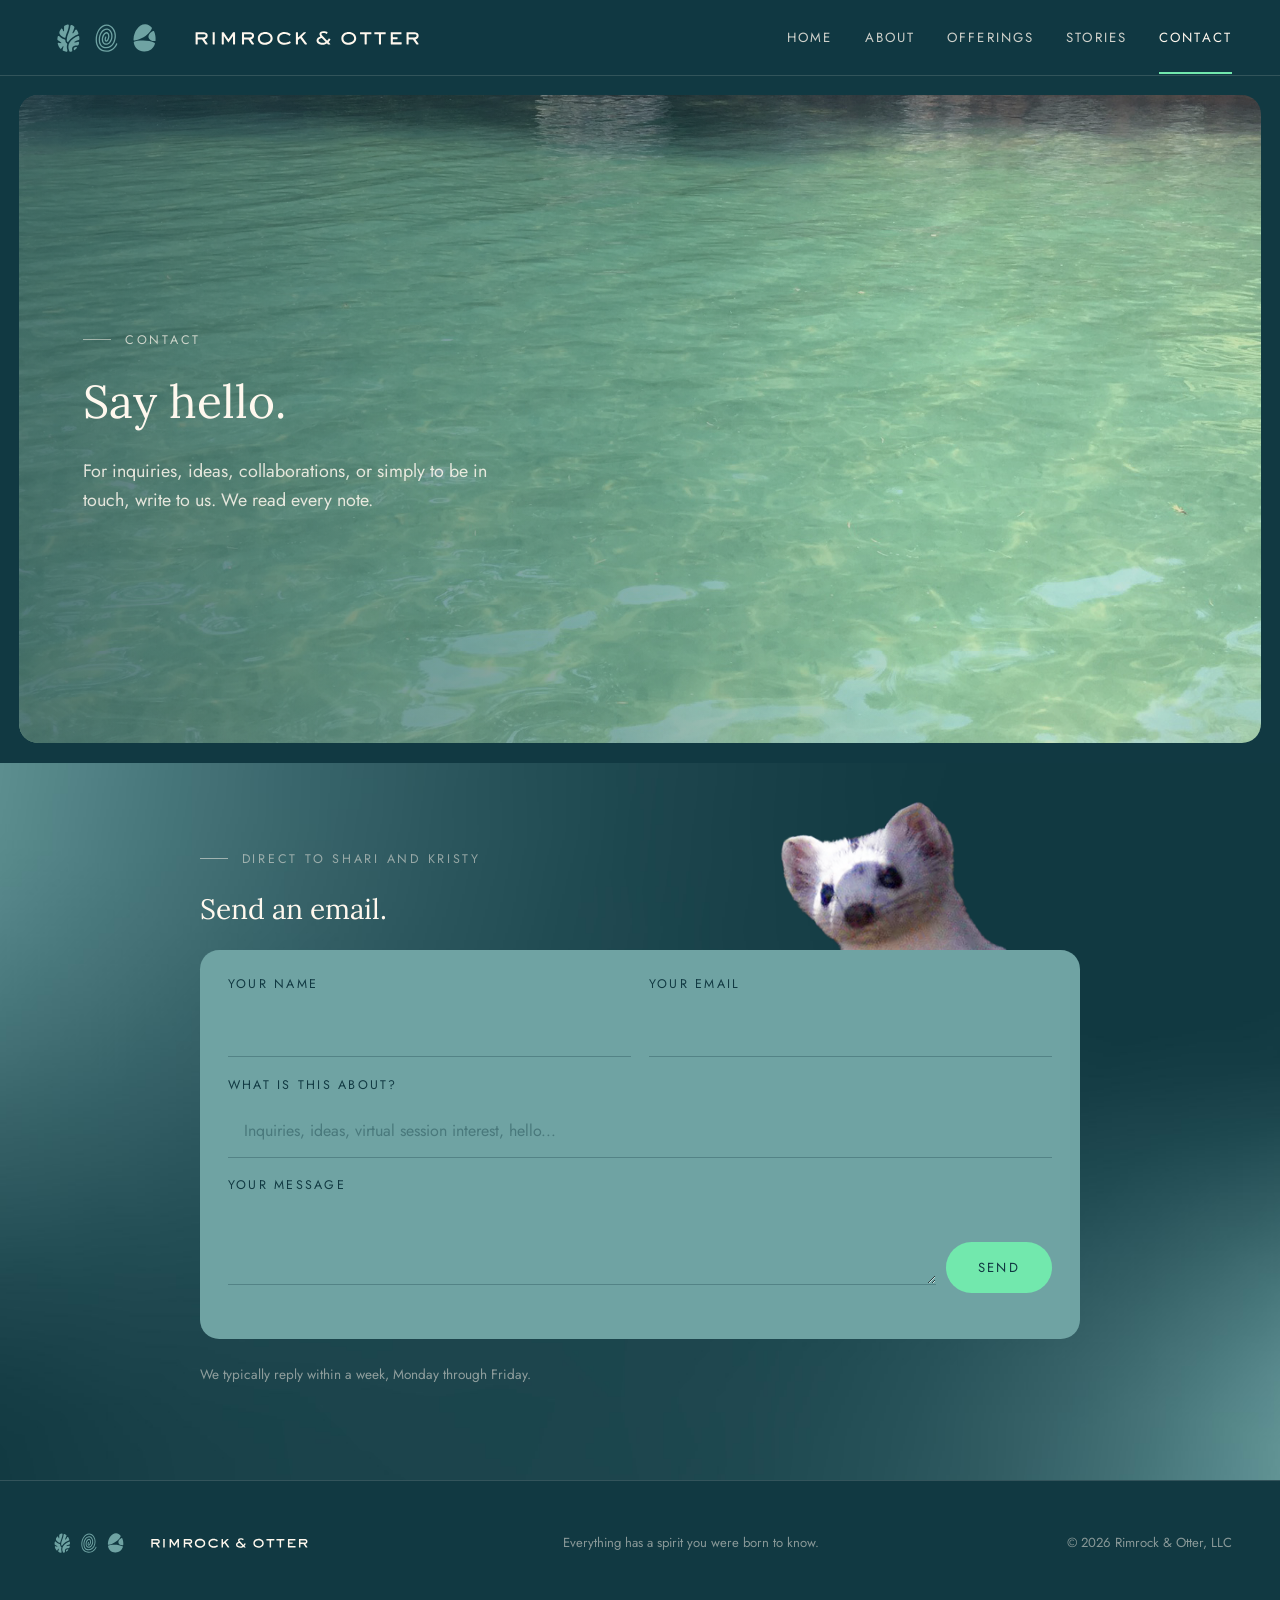
<file: contact.html>
<!doctype html>
<html lang="en">
<head>
  <meta charset="utf-8" />
  <meta name="viewport" content="width=device-width, initial-scale=1" />
  <title>Contact — Rimrock & Otter</title>
  <meta name="description" content="Reach Rimrock & Otter — for inquiries, press, collaborations, or simply to be in touch." />
  <link rel="preconnect" href="https://fonts.googleapis.com">
  <link rel="preconnect" href="https://fonts.gstatic.com" crossorigin>
  <link href="https://fonts.googleapis.com/css2?family=Jost:wght@300;400;500;600&family=Lora:ital,wght@0,400;0,500;0,600;1,400;1,500&display=swap" rel="stylesheet">
  <link rel="stylesheet" href="assets/css/style.css?v=38">
</head>
<body>

  <header class="site-header">
    <div class="wrap site-header__inner">
      <a href="index.html" class="brand"><svg class="brand__logo" viewBox="0 0 1500 158.18" xmlns="http://www.w3.org/2000/svg" aria-hidden="true" focusable="false">
  <g fill="#fff8ee">
    <path d="M620.81,103.86l-13.08-18.49c-.25-.36-.66-.57-1.1-.57h-14.71c-.74,0-1.34.6-1.34,1.34v16.93c0,.74-.6,1.34-1.34,1.34h-5.55c-.74,0-1.34-.6-1.34-1.34v-45.25c0-.74.6-1.34,1.34-1.34h28.27c9.72,0,18.23,3.06,18.23,14.16,0,7.45-4.18,12.11-10.91,13.63-.91.21-1.28,1.31-.74,2.07l11.26,15.96c.63.89,0,2.12-1.1,2.12h-6.8c-.44,0-.85-.21-1.1-.57ZM612.33,64.62h-20.41c-.74,0-1.34.6-1.34,1.34v9.35c0,.74.6,1.34,1.34,1.34h20.87c4.53,0,9.25-.93,9.25-6.39,0-4.07-1.94-5.65-9.72-5.65Z"/>
    <path d="M649.81,103.08v-45.25c0-.74.6-1.34,1.34-1.34h5.46c.74,0,1.34.6,1.34,1.34v45.25c0,.74-.6,1.34-1.34,1.34h-5.46c-.74,0-1.34-.6-1.34-1.34Z"/>
    <path d="M730.23,103.08v-29.64c0-.82-1.06-1.14-1.51-.46l-15.51,23.04c-.53.79-1.69.79-2.23,0l-15.61-23.05c-.46-.67-1.51-.35-1.51.46v29.65c0,.74-.6,1.34-1.34,1.34h-5.46c-.74,0-1.34-.6-1.34-1.34v-45.25c0-.74.6-1.34,1.34-1.34h6.08c.45,0,.87.23,1.12.6l17.16,25.96c.32.48,1.03.48,1.35,0l17.16-25.96c.25-.38.67-.6,1.12-.6h5.99c.74,0,1.34.6,1.34,1.34v45.25c0,.74-.6,1.34-1.34,1.34h-5.46c-.74,0-1.34-.6-1.34-1.34Z"/>
    <path d="M804.15,103.86l-13.08-18.49c-.25-.36-.66-.57-1.1-.57h-14.71c-.74,0-1.34.6-1.34,1.34v16.93c0,.74-.6,1.34-1.34,1.34h-5.55c-.74,0-1.34-.6-1.34-1.34v-45.25c0-.74.6-1.34,1.34-1.34h28.27c9.72,0,18.23,3.06,18.23,14.16,0,7.45-4.18,12.11-10.91,13.63-.91.21-1.28,1.31-.74,2.07l11.26,15.96c.63.89,0,2.12-1.1,2.12h-6.8c-.44,0-.85-.21-1.1-.57ZM795.66,64.62h-20.41c-.74,0-1.34.6-1.34,1.34v9.35c0,.74.6,1.34,1.34,1.34h20.87c4.53,0,9.25-.93,9.25-6.39,0-4.07-1.94-5.65-9.72-5.65Z"/>
    <path d="M857.21,106.09c-14.9,0-28.88-9.25-28.88-25.26v-1.3c0-16.2,14.99-24.43,29.62-24.43s29.16,8.98,29.16,25.26-14.72,25.73-29.89,25.73ZM857.85,63.42c-10.46,0-21.29,5.56-21.29,17.31s10.37,17.03,20.73,17.03,21.56-5.55,21.56-17.31-10.55-17.03-21.01-17.03Z"/>
    <path d="M934.85,106.09c-15.36,0-29.89-8.51-29.89-25.36s13.51-25.64,28.69-25.64c8.92,0,16.83,2.95,23.89,8.21.57.42.71,1.23.33,1.83l-2.93,4.62c-.41.64-1.27.8-1.9.38-6.16-4.17-11.46-6.8-19.3-6.8-10.37,0-20.64,6.01-20.64,17.4s11.01,17.12,21.56,17.12c7.35,0,13.49-2.02,19.55-5.91.68-.44,1.59-.21,1.94.52l2.44,5.06c.29.61.09,1.37-.48,1.74-7.18,4.71-14.5,6.83-23.26,6.83Z"/>
    <path d="M1013.85,103.87l-16.87-23.24c-.47-.64-1.39-.74-1.98-.22l-7.42,6.58c-.29.26-.45.62-.45,1.01v15.08c0,.74-.6,1.34-1.34,1.34h-5.46c-.74,0-1.34-.6-1.34-1.34v-45.25c0-.74.6-1.34,1.34-1.34h5.46c.74,0,1.34.6,1.34,1.34v16.9c0,1.17,1.39,1.78,2.25.99l20.78-18.89c.25-.22.57-.35.9-.35h6.57c1.21,0,1.81,1.48.93,2.32l-15.22,14.46c-.49.46-.56,1.21-.17,1.76l19.54,27.28c.64.89,0,2.13-1.09,2.13h-6.69c-.43,0-.84-.21-1.09-.55Z"/>
    <path d="M1187.61,106.09c-14.9,0-28.87-9.25-28.87-25.26v-1.3c0-16.2,14.99-24.43,29.62-24.43s29.15,8.98,29.15,25.26-14.72,25.73-29.9,25.73ZM1188.26,63.42c-10.46,0-21.29,5.56-21.29,17.31s10.37,17.03,20.73,17.03,21.56-5.56,21.56-17.31-10.55-17.03-21.01-17.03Z"/>
    <path d="M1258.96,65.97v37.11c0,.74-.6,1.34-1.34,1.34h-5.55c-.74,0-1.34-.6-1.34-1.34v-37.11c0-.74-.6-1.34-1.34-1.34h-15.45c-.74,0-1.34-.6-1.34-1.34v-5.45c0-.74.6-1.34,1.34-1.34h42.2c.74,0,1.34.6,1.34,1.34v5.45c0,.74-.6,1.34-1.34,1.34h-15.82c-.74,0-1.34.6-1.34,1.34Z"/>
    <path d="M1315.51,65.97v37.11c0,.74-.6,1.34-1.34,1.34h-5.55c-.74,0-1.34-.6-1.34-1.34v-37.11c0-.74-.6-1.34-1.34-1.34h-15.45c-.74,0-1.34-.6-1.34-1.34v-5.45c0-.74.6-1.34,1.34-1.34h42.2c.74,0,1.34.6,1.34,1.34v5.45c0,.74-.6,1.34-1.34,1.34h-15.82c-.74,0-1.34.6-1.34,1.34Z"/>
    <path d="M1354.1,103.08v-45.25c0-.74.6-1.34,1.34-1.34h39.52c.74,0,1.34.6,1.34,1.34v5.45c0,.74-.6,1.34-1.34,1.34h-31.37c-.74,0-1.34.6-1.34,1.34v8.33c0,.74.6,1.34,1.34,1.34h16.01c.74,0,1.34.6,1.34,1.34v5.46c0,.74-.6,1.34-1.34,1.34h-16.01c-.74,0-1.34.6-1.34,1.34v9.8c0,.74.6,1.34,1.34,1.34h32.3c.74,0,1.34.6,1.34,1.34v5.46c0,.74-.6,1.34-1.34,1.34h-40.44c-.74,0-1.34-.6-1.34-1.34Z"/>
    <path d="M1454.95,103.86l-13.08-18.49c-.25-.36-.66-.57-1.1-.57h-14.71c-.74,0-1.34.6-1.34,1.34v16.93c0,.74-.6,1.34-1.34,1.34h-5.55c-.74,0-1.34-.6-1.34-1.34v-45.25c0-.74.6-1.34,1.34-1.34h28.27c9.72,0,18.23,3.06,18.23,14.16,0,7.45-4.18,12.11-10.91,13.63-.91.21-1.28,1.31-.74,2.07l11.26,15.96c.63.89,0,2.12-1.1,2.12h-6.8c-.44,0-.85-.21-1.1-.57ZM1446.46,64.62h-20.41c-.74,0-1.34.6-1.34,1.34v9.35c0,.74.6,1.34,1.34,1.34h20.87c4.53,0,9.25-.93,9.25-6.39,0-4.07-1.94-5.65-9.72-5.65Z"/>
    <path d="M1108.85,96.24c-.48-.51-.5-1.29-.03-1.8,2.28-2.49,5.6-7.11,6.74-9.27.4-.78-.22-1.22-.22-1.22h0l-5.04-3.29c-.7-.36-1.13.41-1.13.41h0c-1.01,1.74-3.83,5.4-5.65,7.48-.52.59-1.42.59-1.97.02l-19.46-20.26c-1.55-1.54-2.27-3.01-2.27-4.63,0-3.03,4.32-4.11,8.37-4.11,4.88,0,9.94,1.94,12.2,3.41h0s.64.52,1-.2l2.9-5.88h0s.3-.53-.19-.9c-3.21-2.27-9.68-3.79-16.23-3.79-10.04,0-15.8,4.15-15.8,11.38,0,2.94,1.31,5.91,2.88,8.21.5.74.13,1.73-.72,2.01-6.7,2.23-13.62,6.6-13.62,15.11,0,12.5,13.62,17.04,22.77,17.04,7.86,0,11.6-1.26,17.65-4.94.54-.33,1.26-.26,1.69.2l3.07,3.24c.25.27.61.42.98.42h7.11c1.18,0,1.79-1.41.98-2.27l-6-6.38ZM1095.03,95.42c-3.23,1.95-6.77,2.8-11.42,2.8-4.98,0-15.26-2.27-15.26-9.3,0-3.79,4.21-6.95,12.53-9.4.48-.14,1.04,0,1.39.36l13,13.46c.59.61.49,1.63-.23,2.07Z"/>
  </g>
  <g fill="#6fa3a3">
    <g>
      <g>
        <path d="M101.73,33.53c-2.96-2.41-6.13-4.3-9.44-5.59-1.11-.44-2.34-.32-3.37.31-1.02.63-1.67,1.68-1.78,2.87-.74,8.15-3.47,18.19-8.1,29.84-8.16,20.5-6.08,29.24-4.11,32.63l.11.19c.4.65,1.09,1.03,1.85,1.03h0c.77,0,1.47-.4,1.87-1.06,9.16-15.27,25.64-24.17,37.86-28.94,1.89-.74,2.86-2.83,2.22-4.77-1.54-4.63-3.49-8.97-5.79-12.9-.75-1.28-2.06-1.98-3.54-1.89-1.48.1-2.71.98-3.29,2.36-1.9,4.52-4.81,8.93-8.18,12.4-.68.7-1.58.63-2.17.24-.6-.39-1.05-1.2-.68-2.12.7-1.75,1.45-3.5,2.17-5.2,1.23-2.88,2.5-5.86,3.55-8.87.9-2.47,1.57-4.55,2.12-6.53.4-1.44-.11-3.01-1.3-3.98Z"/>
        <path d="M121.6,98.54c.26-1.3-.16-2.62-1.11-3.53-.94-.9-2.25-1.26-3.51-.95-4.05.98-8.35,2.03-11.85,2.88-.94.22-1.67-.3-1.98-.94-.3-.62-.27-1.52.48-2.12,4.25-3.35,9.8-5.7,16.05-6.8,1.88-.33,3.21-1.92,3.17-3.79-.06-2.94-.29-5.93-.69-8.86-.16-1.17-.84-2.19-1.87-2.78-.59-.34-1.24-.51-1.9-.51-.5,0-.99.1-1.47.3-10.66,4.44-25.01,12.47-32.81,25.46-5.56,9.27-6.38,19.54-2.43,30.55.49,1.36,1.05,2.73,1.68,4.09.7,1.51,2.33,2.39,3.97,2.12,1.57-.25,3.13-.58,4.62-.99,1.93-.52,3.11-2.48,2.68-4.46-1.3-5.92-.6-10.65,2.08-14.06,3.95-5.04,11.2-5.85,16.59-5.64,3.3.15,6.21-1.98,7.12-5.12.45-1.57.85-3.21,1.18-4.86Z"/>
        <path d="M101.91,127.09c.87.38,1.85.28,2.62-.27,3.07-2.18,5.82-4.82,8.17-7.85.62-.81.72-1.88.24-2.8-.48-.93-1.42-1.47-2.44-1.43-2.98.13-6.93.8-8.88,3.28-1.25,1.6-1.68,3.96-1.26,7.03.12.91.7,1.67,1.55,2.04Z"/>
        <path d="M60.74,52.07c-.81.18-1.6-.2-1.94-.95-.69-1.51-1.28-3.17-1.73-4.92-.09-.4-.18-.79-.26-1.19-.3-1.47-1.41-2.58-2.88-2.91-.29-.06-.57-.1-.86-.1-1.18,0-2.28.54-3.01,1.52-1.78,2.39-3.45,4.99-4.95,7.74-2.5,4.55-2.13,10.17.93,14.32,5.31,7.18,12.33,10.92,17.28,12.78.96.37,2.04.29,2.93-.21.88-.49,1.49-1.33,1.68-2.3,1.02-5.1,2.8-10.88,5.32-17.2,4.52-11.35,7.13-20.94,7.76-28.49.1-1.16-.33-2.27-1.17-3.07-.85-.81-2.01-1.18-3.19-1.02-4.35.6-8.61,2.12-12.66,4.53-1.11.66-1.81,1.9-1.83,3.22l-.04,2.89c-.04,2.92-.08,5.94-.06,8.84,0,1.25.01,2.49.03,3.75v1.06c.03.98-.67,1.57-1.36,1.73Z"/>
      </g>
      <path d="M58.7,129.78c3.65,1.76,7.68,3.01,11.97,3.74.6.1,1.18.1,1.7,0,1.01-.19,1.78-.67,2.27-1.44.78-1.19.89-3.02.33-5.46-2.36-8.04-2.5-15.84-.43-23.16.24-.83-.09-1.72-.81-2.21-1.63-1.11-3-2.57-4.06-4.32-1.44-2.38-2.33-5.31-2.65-8.7-.13-1.4-1.09-2.57-2.45-2.99-5.82-1.78-14.2-5.49-21.05-13.04-.98-1.08-2.46-1.51-3.87-1.11-1.41.4-2.42,1.49-2.7,2.93-.66,3.45-1.09,6.93-1.28,10.34-.09,1.58.61,3.06,1.86,3.99,4.26,3.17,8.51,5.81,13.01,8.09.76.44,1.08,1.22.86,2.01-.22.78-.93,1.28-1.71,1.28-1.55-.02-3.1-.22-4.6-.59-1.19-.28-2.38-.65-3.54-1.12-1.18-.47-2.46-.27-3.42.56-.95.81-1.35,2.03-1.06,3.25,1.71,7.3,4.86,13.59,9.36,18.69.78.88,1.94,1.3,3.11,1.12,1.16-.18,2.13-.92,2.6-1.98,1.21-2.74,2.86-5.31,4.77-7.44.38-.42.84-.59,1.29-.59.32,0,.62.09.88.23.61.34,1.09,1.1.81,2.03-.22.74-.45,1.47-.68,2.2-.66,2.1-1.34,4.27-1.86,6.46-.26,1-.5,1.99-.7,2.95-.37,1.75.48,3.51,2.07,4.27Z"/>
    </g>
    <path d="M229.82,133.85c-26.44,0-42.87-18.24-42.87-47.59s17.66-60.37,43.94-60.37c10.99,0,21.73,6.62,28.75,17.7,9.81,15.51,10.24,36.22,1.15,55.4-6.78,13.13-18.82,20.92-32.24,20.92-18.42,0-29.41-12.78-29.41-34.19s12.76-44.29,31.75-44.29c.93,0,1.87.06,2.79.17,7.38.9,13.96,6.92,17.59,16.11,4.21,10.64,4.67,26.84-6.61,40.42-.02.03-.04.05-.06.08-4.36,5.32-9.66,7.91-16.22,7.91h-.14c-10.12-.05-16.91-8.47-16.91-20.94,0-13.34,8.48-29.45,19-29.45,3.45,0,6.64,2.19,8.75,6.02,3.33,6.02,4.2,16.81-1.75,26.25-.61.96-1.35,1.91-2.21,2.82-2.43,2.57-4.7,3.7-6.94,3.44-1.25-.14-3.04-.8-4.45-3.17-3.13-5.25.25-14.67.95-16.51.52-1.34,2.01-2,3.35-1.49,1.34.51,2,2.02,1.49,3.35-1.38,3.59-2.71,9.69-1.34,11.99.29.49.51.65.57.67,0,0,.82.02,2.59-1.85.62-.66,1.16-1.34,1.58-2.02,4.61-7.32,4.29-16.1,1.6-20.98-1.17-2.12-2.7-3.34-4.21-3.34-6.58,0-13.81,12.7-13.81,24.26,0,9.53,4.61,15.71,11.75,15.75h.12c5,0,8.74-1.83,12.12-5.92.03-.04.06-.07.09-.11,9.91-11.86,9.52-26,5.85-35.28-2.88-7.28-8.01-12.21-13.39-12.87-.71-.09-1.44-.13-2.16-.13-15.65,0-26.56,20.61-26.56,39.1s8.83,28.99,24.22,28.99c11.44,0,21.75-6.74,27.59-18.03,8.29-17.49,7.97-36.33-.88-50.32-6.05-9.57-15.16-15.28-24.36-15.28-18.72,0-38.75,22.17-38.75,55.18,0,26.15,14.44,42.4,37.68,42.4,18.88,0,32.62-13.63,37.85-27.13.52-1.34,2.03-2,3.36-1.48,1.34.52,2,2.02,1.48,3.36-5.87,15.15-21.35,30.44-42.69,30.44Z"/>
    <g>
      <path d="M417.95,52.74c-.59-1.37-2.18-2.01-3.54-1.4-11.96,5.37-21.13,17.08-17.53,27.66,3.04,8.94,13.79,12.94,24.74,12.14,1.31-.1,2.35-1.14,2.43-2.46l.05-.97c.66-12.03-1.58-24.39-6.15-34.97Z"/>
      <path d="M419.73,97.92c-13.37-6.59-33.43-10.01-55.57-8.49-8.37.58-16.35,1.81-23.7,3.58-1.91.46-3.15,2.31-2.82,4.24,3.7,21.41,19.03,34.32,40.23,35.49,21.06,1.16,37.63-9.83,43.76-30.43.52-1.73-.28-3.6-1.9-4.4Z"/>
      <path d="M341.24,89.32c5.92-1.2,11.97-2.94,18.03-5.24,25.04-9.52,43.65-26.12,50.09-42.57.52-1.32.26-2.8-.66-3.87-6.59-7.68-15.03-12.72-24.83-13.26-25.59-1.41-45.32,28.59-46.97,58.52-.05.92-.08,1.83-.1,2.73-.04,2.36,2.13,4.17,4.44,3.7Z"/>
    </g>
  </g>
</svg></a>
      <button class="nav-toggle" aria-label="Open menu" onclick="document.querySelector('.nav').classList.toggle('is-open')">
        <span></span><span></span><span></span>
      </button>
      <nav class="nav">
        <a href="index.html">Home</a>
        <a href="about.html">About</a>
        <a href="whats-coming.html">Offerings</a>
        <a href="stories.html">Stories</a>
        <a href="contact.html" class="is-active">Contact</a>
      </nav>
    </div>
  </header>

  <!-- ====== Page intro ====== -->
  <section style="background: var(--paper); padding: clamp(0.75rem, 1.5vw, 1.25rem);">
    <div style="position: relative; border-radius: 1.2rem; overflow: hidden; min-height: clamp(480px, 72vh, 860px); display: flex; align-items: center;">
      <img src="assets/images/SayHello.jpg" alt="Peaceful natural scene"
           style="position: absolute; inset: 0; width: 100%; height: 100%; object-fit: cover; object-position: center; filter: saturate(0.92) brightness(0.88);" />
      <div style="position: absolute; inset: 0; background: linear-gradient(to right, rgba(17,57,66,0.62) 0%, rgba(17,57,66,0.28) 50%, transparent 75%);"></div>
      <div style="position: relative; z-index: 1; padding: clamp(2rem, 6vw, 5.5rem) clamp(2rem, 5vw, 4rem);">
        <p class="eyebrow" style="color: rgba(255,248,238,0.72);">Contact</p>
        <h1 style="color: var(--sunrise); max-width: 14ch; font-size: clamp(1.9rem, 3.6vw, 3.0rem); line-height: 1.2;">Say hello.</h1>
        <p style="font-family: var(--sans); font-size: clamp(0.95rem, 1.4vw, 1.12rem); line-height: 1.62; color: rgba(255,248,238,0.85); max-width: 40ch; margin: 0;">For inquiries, ideas, collaborations, or simply to be in touch, write to us. We read every note.</p>
      </div>
    </div>
  </section>

  <!-- ====== Form + direct ====== -->
  <section class="section section--tight" style="background-image: url('assets/images/gradient-v3-bg.jpg'); background-size: cover; background-position: center top; position: relative; overflow: visible;">
    <div class="wrap" style="position: relative; z-index: 3;">
      <div style="width: min(880px, 100%); margin-inline: auto;">
        <div class="reveal">
          <p class="eyebrow">Direct to Shari and Kristy</p>
          <h3 class="serif" style="font-weight: 360;">Send an email.</h3>
        </div>

        <div style="position: relative;">
          <div class="reveal" style="position: absolute; top: 1.5rem; right: 8%; width: clamp(160px, 20vw, 260px); height: 0; z-index: 0; pointer-events: none;">
            <img src="assets/images/ermine-peek.png" alt="" aria-hidden="true" style="position: absolute; bottom: 0; right: 0; width: 100%; height: auto; transform: translateY(45%); display: block;" />
          </div>
          <div class="form-box--teal reveal" style="margin-top: 1.5rem; position: relative; z-index: 1;">
          <form class="door__form" action="https://formspree.io/f/mgogwbbl" method="POST" onsubmit="
            event.preventDefault();
            var f = this, note = f.querySelector('.door__note');
            var msg = (f.querySelector('#cmsg').value + ' ' + f.querySelector('#ctopic').value).toLowerCase();
            f.querySelector('input[name=_subject]').value = msg.indexOf('virtual session') !== -1
              ? '[Virtual sessions] New contact message — Rimrock & Otter'
              : '[Contact] New message — Rimrock & Otter';
            fetch(f.action, { method: 'POST', body: new FormData(f), headers: { 'Accept': 'application/json' } })
              .then(function (r) { if (r.ok) { window.showFormThanks('Thank you for the message!'); f.reset(); } else { note.textContent = 'Something went wrong. Please try again.'; } })
              .catch(function () { note.textContent = 'Something went wrong. Please try again.'; });
          ">
            <input type="hidden" name="_subject" value="[Contact] New message — Rimrock & Otter" />
            <div style="display: grid; grid-template-columns: 1fr 1fr; gap: 1.1rem;">
              <div>
                <label for="cname">Your name</label>
                <input id="cname" type="text" name="name" required />
              </div>
              <div>
                <label for="cemail">Your email</label>
                <input id="cemail" type="email" name="email" required />
              </div>
            </div>
            <div>
              <label for="ctopic">What is this about?</label>
              <input id="ctopic" type="text" name="topic" placeholder="Inquiries, ideas, virtual session interest, hello..." />
            </div>
            <div class="door__row" style="align-items: end;">
              <div>
                <label for="cmsg">Your message</label>
                <textarea id="cmsg" name="message" required style="min-height: 4rem;"></textarea>
              </div>
              <button type="submit" class="btn btn--moss">Send</button>
            </div>
            <p class="door__note" style="margin: 0;"></p>
          </form>
          </div>
        </div>

        <p class="muted small reveal" style="margin-top: 1.5rem;">We typically reply within a week, Monday through Friday.</p>
      </div>
    </div>
  </section>


  <footer class="site-footer">
    <div class="wrap site-footer__inner">
      <a href="index.html" class="brand"><svg class="brand__logo" viewBox="0 0 1500 158.18" xmlns="http://www.w3.org/2000/svg" aria-hidden="true" focusable="false">
  <g fill="#fff8ee">
    <path d="M620.81,103.86l-13.08-18.49c-.25-.36-.66-.57-1.1-.57h-14.71c-.74,0-1.34.6-1.34,1.34v16.93c0,.74-.6,1.34-1.34,1.34h-5.55c-.74,0-1.34-.6-1.34-1.34v-45.25c0-.74.6-1.34,1.34-1.34h28.27c9.72,0,18.23,3.06,18.23,14.16,0,7.45-4.18,12.11-10.91,13.63-.91.21-1.28,1.31-.74,2.07l11.26,15.96c.63.89,0,2.12-1.1,2.12h-6.8c-.44,0-.85-.21-1.1-.57ZM612.33,64.62h-20.41c-.74,0-1.34.6-1.34,1.34v9.35c0,.74.6,1.34,1.34,1.34h20.87c4.53,0,9.25-.93,9.25-6.39,0-4.07-1.94-5.65-9.72-5.65Z"/>
    <path d="M649.81,103.08v-45.25c0-.74.6-1.34,1.34-1.34h5.46c.74,0,1.34.6,1.34,1.34v45.25c0,.74-.6,1.34-1.34,1.34h-5.46c-.74,0-1.34-.6-1.34-1.34Z"/>
    <path d="M730.23,103.08v-29.64c0-.82-1.06-1.14-1.51-.46l-15.51,23.04c-.53.79-1.69.79-2.23,0l-15.61-23.05c-.46-.67-1.51-.35-1.51.46v29.65c0,.74-.6,1.34-1.34,1.34h-5.46c-.74,0-1.34-.6-1.34-1.34v-45.25c0-.74.6-1.34,1.34-1.34h6.08c.45,0,.87.23,1.12.6l17.16,25.96c.32.48,1.03.48,1.35,0l17.16-25.96c.25-.38.67-.6,1.12-.6h5.99c.74,0,1.34.6,1.34,1.34v45.25c0,.74-.6,1.34-1.34,1.34h-5.46c-.74,0-1.34-.6-1.34-1.34Z"/>
    <path d="M804.15,103.86l-13.08-18.49c-.25-.36-.66-.57-1.1-.57h-14.71c-.74,0-1.34.6-1.34,1.34v16.93c0,.74-.6,1.34-1.34,1.34h-5.55c-.74,0-1.34-.6-1.34-1.34v-45.25c0-.74.6-1.34,1.34-1.34h28.27c9.72,0,18.23,3.06,18.23,14.16,0,7.45-4.18,12.11-10.91,13.63-.91.21-1.28,1.31-.74,2.07l11.26,15.96c.63.89,0,2.12-1.1,2.12h-6.8c-.44,0-.85-.21-1.1-.57ZM795.66,64.62h-20.41c-.74,0-1.34.6-1.34,1.34v9.35c0,.74.6,1.34,1.34,1.34h20.87c4.53,0,9.25-.93,9.25-6.39,0-4.07-1.94-5.65-9.72-5.65Z"/>
    <path d="M857.21,106.09c-14.9,0-28.88-9.25-28.88-25.26v-1.3c0-16.2,14.99-24.43,29.62-24.43s29.16,8.98,29.16,25.26-14.72,25.73-29.89,25.73ZM857.85,63.42c-10.46,0-21.29,5.56-21.29,17.31s10.37,17.03,20.73,17.03,21.56-5.55,21.56-17.31-10.55-17.03-21.01-17.03Z"/>
    <path d="M934.85,106.09c-15.36,0-29.89-8.51-29.89-25.36s13.51-25.64,28.69-25.64c8.92,0,16.83,2.95,23.89,8.21.57.42.71,1.23.33,1.83l-2.93,4.62c-.41.64-1.27.8-1.9.38-6.16-4.17-11.46-6.8-19.3-6.8-10.37,0-20.64,6.01-20.64,17.4s11.01,17.12,21.56,17.12c7.35,0,13.49-2.02,19.55-5.91.68-.44,1.59-.21,1.94.52l2.44,5.06c.29.61.09,1.37-.48,1.74-7.18,4.71-14.5,6.83-23.26,6.83Z"/>
    <path d="M1013.85,103.87l-16.87-23.24c-.47-.64-1.39-.74-1.98-.22l-7.42,6.58c-.29.26-.45.62-.45,1.01v15.08c0,.74-.6,1.34-1.34,1.34h-5.46c-.74,0-1.34-.6-1.34-1.34v-45.25c0-.74.6-1.34,1.34-1.34h5.46c.74,0,1.34.6,1.34,1.34v16.9c0,1.17,1.39,1.78,2.25.99l20.78-18.89c.25-.22.57-.35.9-.35h6.57c1.21,0,1.81,1.48.93,2.32l-15.22,14.46c-.49.46-.56,1.21-.17,1.76l19.54,27.28c.64.89,0,2.13-1.09,2.13h-6.69c-.43,0-.84-.21-1.09-.55Z"/>
    <path d="M1187.61,106.09c-14.9,0-28.87-9.25-28.87-25.26v-1.3c0-16.2,14.99-24.43,29.62-24.43s29.15,8.98,29.15,25.26-14.72,25.73-29.9,25.73ZM1188.26,63.42c-10.46,0-21.29,5.56-21.29,17.31s10.37,17.03,20.73,17.03,21.56-5.56,21.56-17.31-10.55-17.03-21.01-17.03Z"/>
    <path d="M1258.96,65.97v37.11c0,.74-.6,1.34-1.34,1.34h-5.55c-.74,0-1.34-.6-1.34-1.34v-37.11c0-.74-.6-1.34-1.34-1.34h-15.45c-.74,0-1.34-.6-1.34-1.34v-5.45c0-.74.6-1.34,1.34-1.34h42.2c.74,0,1.34.6,1.34,1.34v5.45c0,.74-.6,1.34-1.34,1.34h-15.82c-.74,0-1.34.6-1.34,1.34Z"/>
    <path d="M1315.51,65.97v37.11c0,.74-.6,1.34-1.34,1.34h-5.55c-.74,0-1.34-.6-1.34-1.34v-37.11c0-.74-.6-1.34-1.34-1.34h-15.45c-.74,0-1.34-.6-1.34-1.34v-5.45c0-.74.6-1.34,1.34-1.34h42.2c.74,0,1.34.6,1.34,1.34v5.45c0,.74-.6,1.34-1.34,1.34h-15.82c-.74,0-1.34.6-1.34,1.34Z"/>
    <path d="M1354.1,103.08v-45.25c0-.74.6-1.34,1.34-1.34h39.52c.74,0,1.34.6,1.34,1.34v5.45c0,.74-.6,1.34-1.34,1.34h-31.37c-.74,0-1.34.6-1.34,1.34v8.33c0,.74.6,1.34,1.34,1.34h16.01c.74,0,1.34.6,1.34,1.34v5.46c0,.74-.6,1.34-1.34,1.34h-16.01c-.74,0-1.34.6-1.34,1.34v9.8c0,.74.6,1.34,1.34,1.34h32.3c.74,0,1.34.6,1.34,1.34v5.46c0,.74-.6,1.34-1.34,1.34h-40.44c-.74,0-1.34-.6-1.34-1.34Z"/>
    <path d="M1454.95,103.86l-13.08-18.49c-.25-.36-.66-.57-1.1-.57h-14.71c-.74,0-1.34.6-1.34,1.34v16.93c0,.74-.6,1.34-1.34,1.34h-5.55c-.74,0-1.34-.6-1.34-1.34v-45.25c0-.74.6-1.34,1.34-1.34h28.27c9.72,0,18.23,3.06,18.23,14.16,0,7.45-4.18,12.11-10.91,13.63-.91.21-1.28,1.31-.74,2.07l11.26,15.96c.63.89,0,2.12-1.1,2.12h-6.8c-.44,0-.85-.21-1.1-.57ZM1446.46,64.62h-20.41c-.74,0-1.34.6-1.34,1.34v9.35c0,.74.6,1.34,1.34,1.34h20.87c4.53,0,9.25-.93,9.25-6.39,0-4.07-1.94-5.65-9.72-5.65Z"/>
    <path d="M1108.85,96.24c-.48-.51-.5-1.29-.03-1.8,2.28-2.49,5.6-7.11,6.74-9.27.4-.78-.22-1.22-.22-1.22h0l-5.04-3.29c-.7-.36-1.13.41-1.13.41h0c-1.01,1.74-3.83,5.4-5.65,7.48-.52.59-1.42.59-1.97.02l-19.46-20.26c-1.55-1.54-2.27-3.01-2.27-4.63,0-3.03,4.32-4.11,8.37-4.11,4.88,0,9.94,1.94,12.2,3.41h0s.64.52,1-.2l2.9-5.88h0s.3-.53-.19-.9c-3.21-2.27-9.68-3.79-16.23-3.79-10.04,0-15.8,4.15-15.8,11.38,0,2.94,1.31,5.91,2.88,8.21.5.74.13,1.73-.72,2.01-6.7,2.23-13.62,6.6-13.62,15.11,0,12.5,13.62,17.04,22.77,17.04,7.86,0,11.6-1.26,17.65-4.94.54-.33,1.26-.26,1.69.2l3.07,3.24c.25.27.61.42.98.42h7.11c1.18,0,1.79-1.41.98-2.27l-6-6.38ZM1095.03,95.42c-3.23,1.95-6.77,2.8-11.42,2.8-4.98,0-15.26-2.27-15.26-9.3,0-3.79,4.21-6.95,12.53-9.4.48-.14,1.04,0,1.39.36l13,13.46c.59.61.49,1.63-.23,2.07Z"/>
  </g>
  <g fill="#6fa3a3">
    <g>
      <g>
        <path d="M101.73,33.53c-2.96-2.41-6.13-4.3-9.44-5.59-1.11-.44-2.34-.32-3.37.31-1.02.63-1.67,1.68-1.78,2.87-.74,8.15-3.47,18.19-8.1,29.84-8.16,20.5-6.08,29.24-4.11,32.63l.11.19c.4.65,1.09,1.03,1.85,1.03h0c.77,0,1.47-.4,1.87-1.06,9.16-15.27,25.64-24.17,37.86-28.94,1.89-.74,2.86-2.83,2.22-4.77-1.54-4.63-3.49-8.97-5.79-12.9-.75-1.28-2.06-1.98-3.54-1.89-1.48.1-2.71.98-3.29,2.36-1.9,4.52-4.81,8.93-8.18,12.4-.68.7-1.58.63-2.17.24-.6-.39-1.05-1.2-.68-2.12.7-1.75,1.45-3.5,2.17-5.2,1.23-2.88,2.5-5.86,3.55-8.87.9-2.47,1.57-4.55,2.12-6.53.4-1.44-.11-3.01-1.3-3.98Z"/>
        <path d="M121.6,98.54c.26-1.3-.16-2.62-1.11-3.53-.94-.9-2.25-1.26-3.51-.95-4.05.98-8.35,2.03-11.85,2.88-.94.22-1.67-.3-1.98-.94-.3-.62-.27-1.52.48-2.12,4.25-3.35,9.8-5.7,16.05-6.8,1.88-.33,3.21-1.92,3.17-3.79-.06-2.94-.29-5.93-.69-8.86-.16-1.17-.84-2.19-1.87-2.78-.59-.34-1.24-.51-1.9-.51-.5,0-.99.1-1.47.3-10.66,4.44-25.01,12.47-32.81,25.46-5.56,9.27-6.38,19.54-2.43,30.55.49,1.36,1.05,2.73,1.68,4.09.7,1.51,2.33,2.39,3.97,2.12,1.57-.25,3.13-.58,4.62-.99,1.93-.52,3.11-2.48,2.68-4.46-1.3-5.92-.6-10.65,2.08-14.06,3.95-5.04,11.2-5.85,16.59-5.64,3.3.15,6.21-1.98,7.12-5.12.45-1.57.85-3.21,1.18-4.86Z"/>
        <path d="M101.91,127.09c.87.38,1.85.28,2.62-.27,3.07-2.18,5.82-4.82,8.17-7.85.62-.81.72-1.88.24-2.8-.48-.93-1.42-1.47-2.44-1.43-2.98.13-6.93.8-8.88,3.28-1.25,1.6-1.68,3.96-1.26,7.03.12.91.7,1.67,1.55,2.04Z"/>
        <path d="M60.74,52.07c-.81.18-1.6-.2-1.94-.95-.69-1.51-1.28-3.17-1.73-4.92-.09-.4-.18-.79-.26-1.19-.3-1.47-1.41-2.58-2.88-2.91-.29-.06-.57-.1-.86-.1-1.18,0-2.28.54-3.01,1.52-1.78,2.39-3.45,4.99-4.95,7.74-2.5,4.55-2.13,10.17.93,14.32,5.31,7.18,12.33,10.92,17.28,12.78.96.37,2.04.29,2.93-.21.88-.49,1.49-1.33,1.68-2.3,1.02-5.1,2.8-10.88,5.32-17.2,4.52-11.35,7.13-20.94,7.76-28.49.1-1.16-.33-2.27-1.17-3.07-.85-.81-2.01-1.18-3.19-1.02-4.35.6-8.61,2.12-12.66,4.53-1.11.66-1.81,1.9-1.83,3.22l-.04,2.89c-.04,2.92-.08,5.94-.06,8.84,0,1.25.01,2.49.03,3.75v1.06c.03.98-.67,1.57-1.36,1.73Z"/>
      </g>
      <path d="M58.7,129.78c3.65,1.76,7.68,3.01,11.97,3.74.6.1,1.18.1,1.7,0,1.01-.19,1.78-.67,2.27-1.44.78-1.19.89-3.02.33-5.46-2.36-8.04-2.5-15.84-.43-23.16.24-.83-.09-1.72-.81-2.21-1.63-1.11-3-2.57-4.06-4.32-1.44-2.38-2.33-5.31-2.65-8.7-.13-1.4-1.09-2.57-2.45-2.99-5.82-1.78-14.2-5.49-21.05-13.04-.98-1.08-2.46-1.51-3.87-1.11-1.41.4-2.42,1.49-2.7,2.93-.66,3.45-1.09,6.93-1.28,10.34-.09,1.58.61,3.06,1.86,3.99,4.26,3.17,8.51,5.81,13.01,8.09.76.44,1.08,1.22.86,2.01-.22.78-.93,1.28-1.71,1.28-1.55-.02-3.1-.22-4.6-.59-1.19-.28-2.38-.65-3.54-1.12-1.18-.47-2.46-.27-3.42.56-.95.81-1.35,2.03-1.06,3.25,1.71,7.3,4.86,13.59,9.36,18.69.78.88,1.94,1.3,3.11,1.12,1.16-.18,2.13-.92,2.6-1.98,1.21-2.74,2.86-5.31,4.77-7.44.38-.42.84-.59,1.29-.59.32,0,.62.09.88.23.61.34,1.09,1.1.81,2.03-.22.74-.45,1.47-.68,2.2-.66,2.1-1.34,4.27-1.86,6.46-.26,1-.5,1.99-.7,2.95-.37,1.75.48,3.51,2.07,4.27Z"/>
    </g>
    <path d="M229.82,133.85c-26.44,0-42.87-18.24-42.87-47.59s17.66-60.37,43.94-60.37c10.99,0,21.73,6.62,28.75,17.7,9.81,15.51,10.24,36.22,1.15,55.4-6.78,13.13-18.82,20.92-32.24,20.92-18.42,0-29.41-12.78-29.41-34.19s12.76-44.29,31.75-44.29c.93,0,1.87.06,2.79.17,7.38.9,13.96,6.92,17.59,16.11,4.21,10.64,4.67,26.84-6.61,40.42-.02.03-.04.05-.06.08-4.36,5.32-9.66,7.91-16.22,7.91h-.14c-10.12-.05-16.91-8.47-16.91-20.94,0-13.34,8.48-29.45,19-29.45,3.45,0,6.64,2.19,8.75,6.02,3.33,6.02,4.2,16.81-1.75,26.25-.61.96-1.35,1.91-2.21,2.82-2.43,2.57-4.7,3.7-6.94,3.44-1.25-.14-3.04-.8-4.45-3.17-3.13-5.25.25-14.67.95-16.51.52-1.34,2.01-2,3.35-1.49,1.34.51,2,2.02,1.49,3.35-1.38,3.59-2.71,9.69-1.34,11.99.29.49.51.65.57.67,0,0,.82.02,2.59-1.85.62-.66,1.16-1.34,1.58-2.02,4.61-7.32,4.29-16.1,1.6-20.98-1.17-2.12-2.7-3.34-4.21-3.34-6.58,0-13.81,12.7-13.81,24.26,0,9.53,4.61,15.71,11.75,15.75h.12c5,0,8.74-1.83,12.12-5.92.03-.04.06-.07.09-.11,9.91-11.86,9.52-26,5.85-35.28-2.88-7.28-8.01-12.21-13.39-12.87-.71-.09-1.44-.13-2.16-.13-15.65,0-26.56,20.61-26.56,39.1s8.83,28.99,24.22,28.99c11.44,0,21.75-6.74,27.59-18.03,8.29-17.49,7.97-36.33-.88-50.32-6.05-9.57-15.16-15.28-24.36-15.28-18.72,0-38.75,22.17-38.75,55.18,0,26.15,14.44,42.4,37.68,42.4,18.88,0,32.62-13.63,37.85-27.13.52-1.34,2.03-2,3.36-1.48,1.34.52,2,2.02,1.48,3.36-5.87,15.15-21.35,30.44-42.69,30.44Z"/>
    <g>
      <path d="M417.95,52.74c-.59-1.37-2.18-2.01-3.54-1.4-11.96,5.37-21.13,17.08-17.53,27.66,3.04,8.94,13.79,12.94,24.74,12.14,1.31-.1,2.35-1.14,2.43-2.46l.05-.97c.66-12.03-1.58-24.39-6.15-34.97Z"/>
      <path d="M419.73,97.92c-13.37-6.59-33.43-10.01-55.57-8.49-8.37.58-16.35,1.81-23.7,3.58-1.91.46-3.15,2.31-2.82,4.24,3.7,21.41,19.03,34.32,40.23,35.49,21.06,1.16,37.63-9.83,43.76-30.43.52-1.73-.28-3.6-1.9-4.4Z"/>
      <path d="M341.24,89.32c5.92-1.2,11.97-2.94,18.03-5.24,25.04-9.52,43.65-26.12,50.09-42.57.52-1.32.26-2.8-.66-3.87-6.59-7.68-15.03-12.72-24.83-13.26-25.59-1.41-45.32,28.59-46.97,58.52-.05.92-.08,1.83-.1,2.73-.04,2.36,2.13,4.17,4.44,3.7Z"/>
    </g>
  </g>
</svg></a>
      <p class="muted">Everything has a spirit you were born to know.</p>
      <small>&copy; 2026 Rimrock & Otter, LLC</small>
    </div>
  </footer>

  <!-- ====== Form confirmation modal ====== -->
  <div id="form-thanks-modal" style="display: none; position: fixed; inset: 0; z-index: 999; align-items: center; justify-content: center; background: rgba(17,57,66,0.55); padding: 1.5rem;">
    <div style="background: var(--paper); border-radius: 1rem; max-width: 24rem; width: 100%; padding: clamp(1.75rem, 4vw, 2.5rem); text-align: center; box-shadow: 0 20px 60px rgba(0,0,0,0.35);">
      <p id="form-thanks-text" style="font-family: var(--serif); font-size: 1.15rem; color: var(--spruce); line-height: 1.6; margin: 0 0 1.5rem;"></p>
      <button onclick="document.getElementById('form-thanks-modal').style.display='none';" style="background: var(--moss); border: none; color: var(--paper); font-family: var(--sans); font-size: 0.88rem; letter-spacing: 0.08em; text-transform: uppercase; padding: 0.7em 2.2em; cursor: pointer; border-radius: 2rem;">Okay</button>
    </div>
  </div>
  <script>
    window.showFormThanks = function (msg) {
      document.getElementById('form-thanks-text').textContent = msg;
      document.getElementById('form-thanks-modal').style.display = 'flex';
    };
  </script>

  <script>
    const io = new IntersectionObserver((entries) => {
      entries.forEach(e => { if (e.isIntersecting) { e.target.classList.add('is-in'); io.unobserve(e.target); } });
    }, { threshold: 0.05 });
    document.querySelectorAll('.reveal').forEach(el => io.observe(el));
  </script>
</body>
</html>
</file>
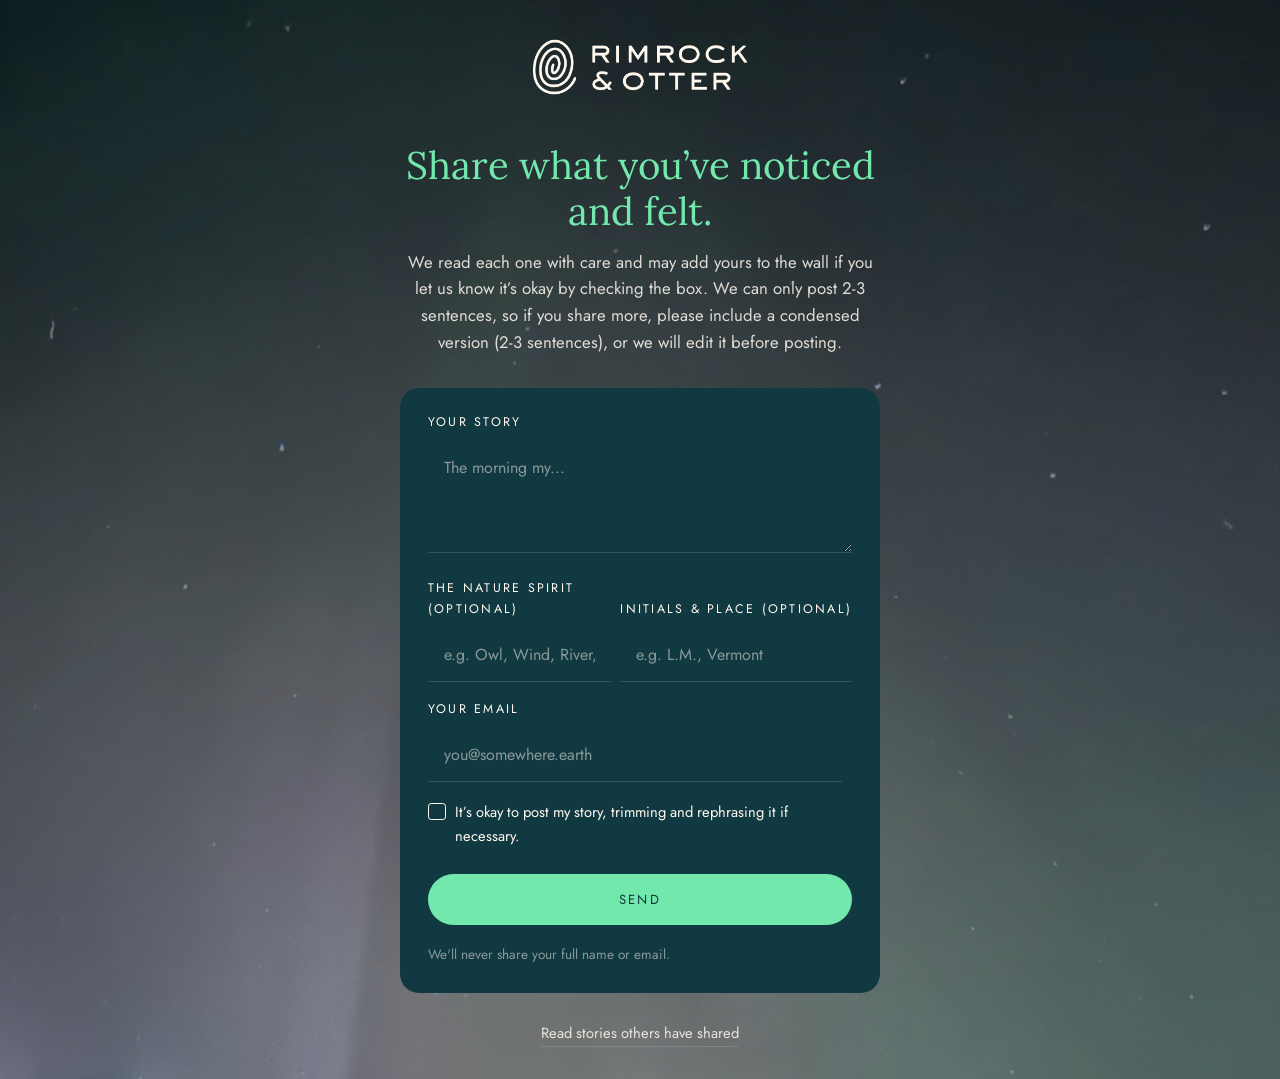
<file: share.html>
<!doctype html>
<html lang="en">
<head>
  <meta charset="utf-8" />
  <meta name="viewport" content="width=device-width, initial-scale=1" />
  <title>Share your story — Rimrock & Otter</title>
  <meta name="description" content="Share a sign, an encounter, or a moment of wonder with a nature ally. We read each one with care." />
  <link rel="preconnect" href="https://fonts.googleapis.com">
  <link rel="preconnect" href="https://fonts.gstatic.com" crossorigin>
  <link href="https://fonts.googleapis.com/css2?family=Jost:wght@300;400;500;600&family=Lora:ital,wght@0,400;0,500;0,600;1,400;1,500&display=swap" rel="stylesheet">
  <link rel="stylesheet" href="assets/css/style.css?v=38">
</head>
<body>

  <main style="min-height: 100vh; display: flex; align-items: center; justify-content: center; position: relative; overflow: hidden; padding: 2rem 1.25rem;">
    <img src="assets/images/WhatNoticed.jpg" alt="" style="position: absolute; inset: 0; width: 100%; height: 100%; object-fit: cover; object-position: center; filter: saturate(0.88) brightness(0.72);" />
    <div style="position: absolute; inset: 0; background: rgba(17,57,66,0.35);"></div>
    <div style="position: relative; z-index: 1; max-width: 30rem; width: 100%; text-align: center;">
      <a href="index.html" style="display: inline-block; margin-bottom: 2rem; border-bottom: none;"><img src="assets/images/logo-sky-full-cream.png" alt="Rimrock &amp; Otter" style="display: block; height: 70px; width: auto;" /></a>

      <h1 style="color: var(--moss); font-size: clamp(1.8rem, 4.5vw, 2.4rem); line-height: 1.2; margin: 0 0 0.9rem;">Share what you’ve noticed and felt.</h1>
      <p style="font-family: var(--sans); color: rgba(255,248,238,0.85); font-size: 1.05rem; line-height: 1.6; margin: 0 0 2rem;">We read each one with care and may add yours to the wall if you let us know it’s okay by checking the box. We can only post 2-3 sentences, so if you share more, please include a condensed version (2-3 sentences), or we will edit it before posting.</p>

      <div class="form-box--spruce" style="text-align: left;">
        <form class="door__form" action="https://formspree.io/f/mgogwbbl" method="POST" onsubmit="
          event.preventDefault();
          var f = this, note = f.querySelector('.door__note');
          fetch(f.action, { method: 'POST', body: new FormData(f), headers: { 'Accept': 'application/json' } })
            .then(function (r) { if (r.ok) { window.showFormThanks('Thank you for sharing!'); f.reset(); var cb = f.querySelector('[name=&quot;can-post&quot;]'); cb.style.backgroundColor = 'transparent'; cb.style.backgroundImage = 'none'; } else { note.textContent = 'Something went wrong. Please try again.'; } })
            .catch(function () { note.textContent = 'Something went wrong. Please try again.'; });
        ">
          <input type="hidden" name="_subject" value="[Story submission] New story — Rimrock & Otter (share page)" />
          <div>
            <label for="story" style="color: var(--sunrise);">Your story</label>
            <textarea id="story" name="story" required placeholder="The morning my..." style="min-height: 7rem;"></textarea>
          </div>
          <div class="door__row">
            <div>
              <label for="ally">The nature spirit (optional)</label>
              <input id="ally" type="text" name="ally" placeholder="e.g. Owl, Wind, River, Stones" />
            </div>
            <div>
              <label for="initials">Initials &amp; place (optional)</label>
              <input id="initials" type="text" name="initials" placeholder="e.g. L.M., Vermont" />
            </div>
          </div>
          <div class="door__row">
            <div>
              <label for="email-s">Your email</label>
              <input id="email-s" type="email" name="email" required placeholder="you@somewhere.earth" />
            </div>
          </div>
          <label style="display: flex; align-items: flex-start; gap: 0.6rem; text-transform: none; letter-spacing: normal; font-family: var(--sans); font-size: 0.92rem; color: var(--sunrise);">
            <input type="checkbox" name="can-post" onchange="this.style.backgroundColor = this.checked ? '#fff8ee' : 'transparent'; this.style.backgroundImage = this.checked ? 'url(\'data:image/svg+xml,%3Csvg xmlns=%27http://www.w3.org/2000/svg%27 viewBox=%270 0 16 16%27%3E%3Cpath d=%27M3.5 8.5l3 3 6-7%27 fill=%27none%27 stroke=%27%23113942%27 stroke-width=%272.2%27 stroke-linecap=%27round%27 stroke-linejoin=%27round%27/%3E%3C/svg%3E\')' : 'none';" style="-webkit-appearance: none; appearance: none; width: 1.1rem; height: 1.1rem; border: 1.5px solid #fff8ee; border-radius: 0.2rem; background-color: transparent; background-size: 100% 100%; flex-shrink: 0; margin: 0.2em 0 0 0; padding: 0; cursor: pointer;" />
            It’s okay to post my story, trimming and rephrasing it if necessary.
          </label>
          <button type="submit" class="btn btn--moss">Send</button>
          <p class="door__note">We'll never share your full name or email.</p>
        </form>
      </div>

      <a href="stories.html" style="display: inline-block; margin-top: 1.75rem; font-family: var(--sans); font-size: 0.92rem; color: rgba(255,248,238,0.85);">Read stories others have shared</a>
    </div>
  </main>

  <!-- ====== Form confirmation modal ====== -->
  <div id="form-thanks-modal" style="display: none; position: fixed; inset: 0; z-index: 999; align-items: center; justify-content: center; background: rgba(17,57,66,0.55); padding: 1.5rem;">
    <div style="background: var(--paper); border-radius: 1rem; max-width: 24rem; width: 100%; padding: clamp(1.75rem, 4vw, 2.5rem); text-align: center; box-shadow: 0 20px 60px rgba(0,0,0,0.35);">
      <p id="form-thanks-text" style="font-family: var(--serif); font-size: 1.15rem; color: var(--spruce); line-height: 1.6; margin: 0 0 1.5rem;"></p>
      <button onclick="document.getElementById('form-thanks-modal').style.display='none';" style="background: var(--moss); border: none; color: var(--paper); font-family: var(--sans); font-size: 0.88rem; letter-spacing: 0.08em; text-transform: uppercase; padding: 0.7em 2.2em; cursor: pointer; border-radius: 2rem;">Okay</button>
    </div>
  </div>
  <script>
    window.showFormThanks = function (msg) {
      document.getElementById('form-thanks-text').textContent = msg;
      document.getElementById('form-thanks-modal').style.display = 'flex';
    };
  </script>
</body>
</html>
</file>
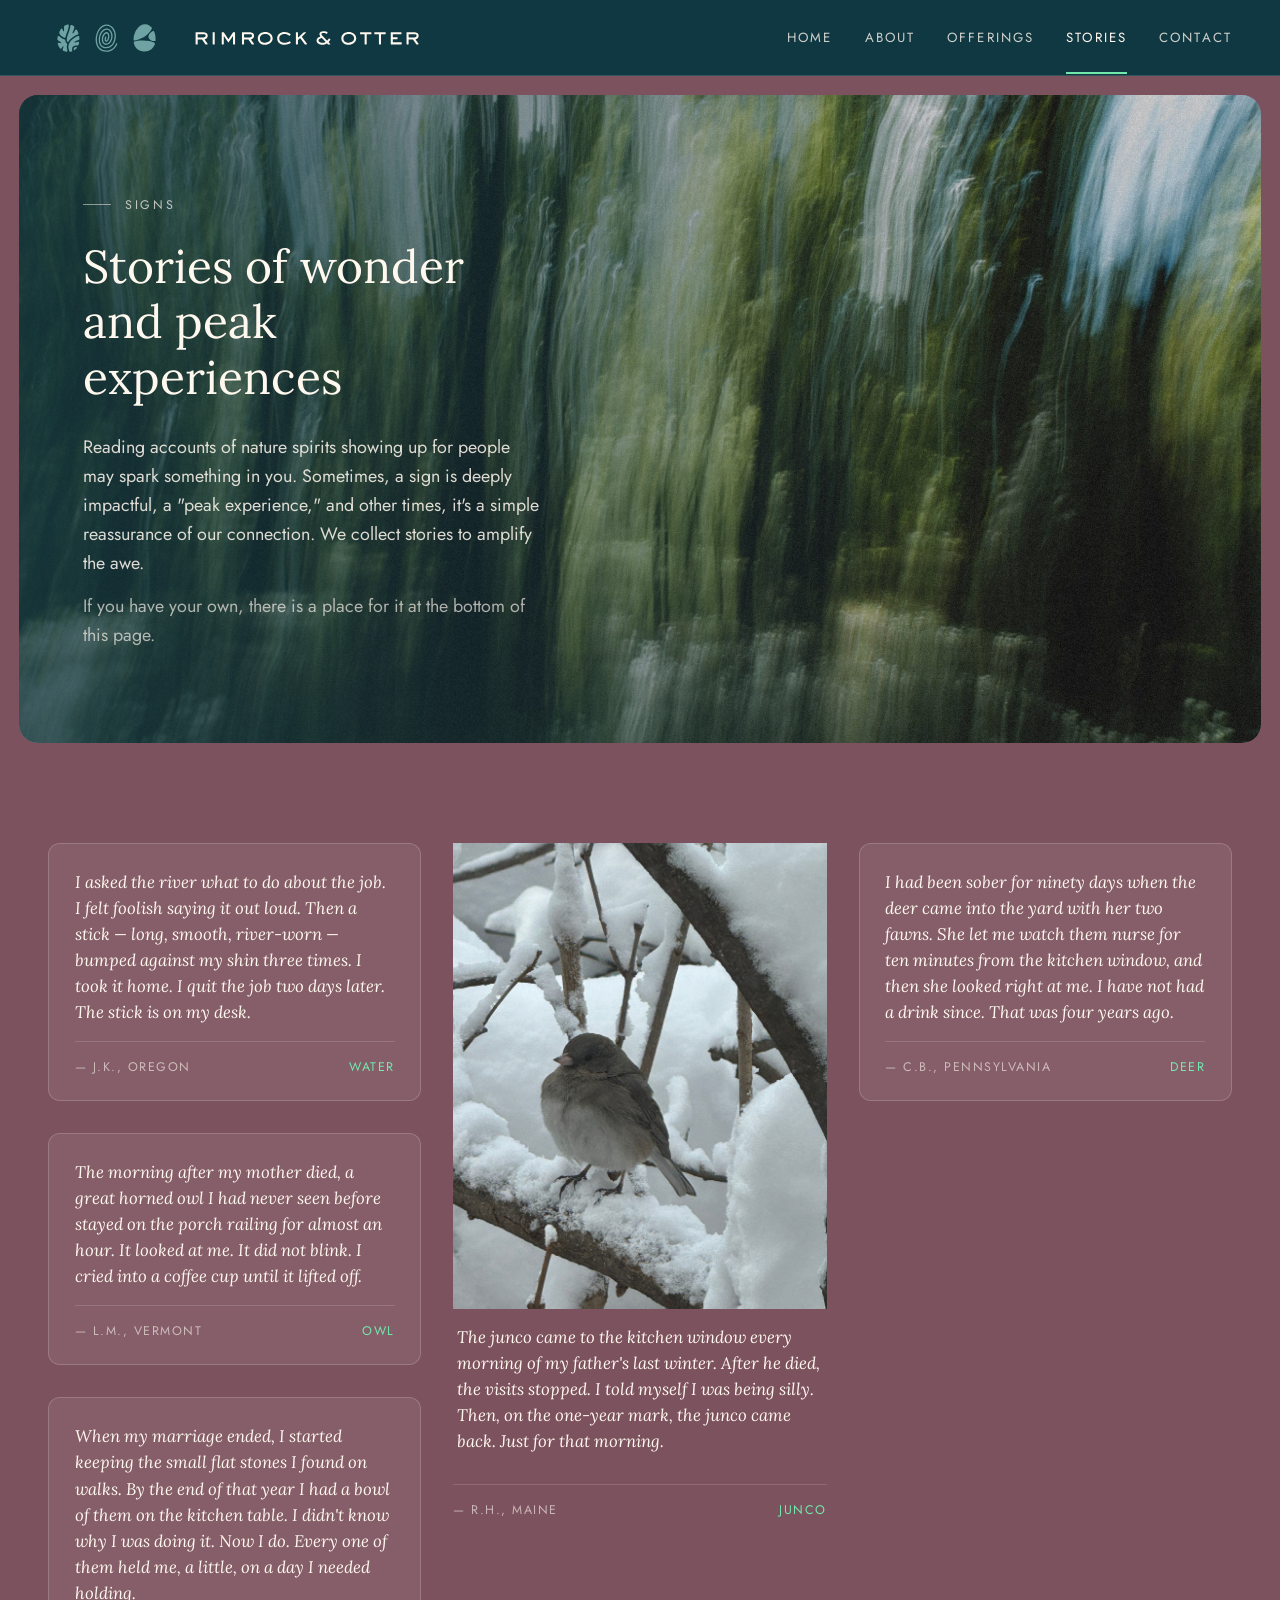
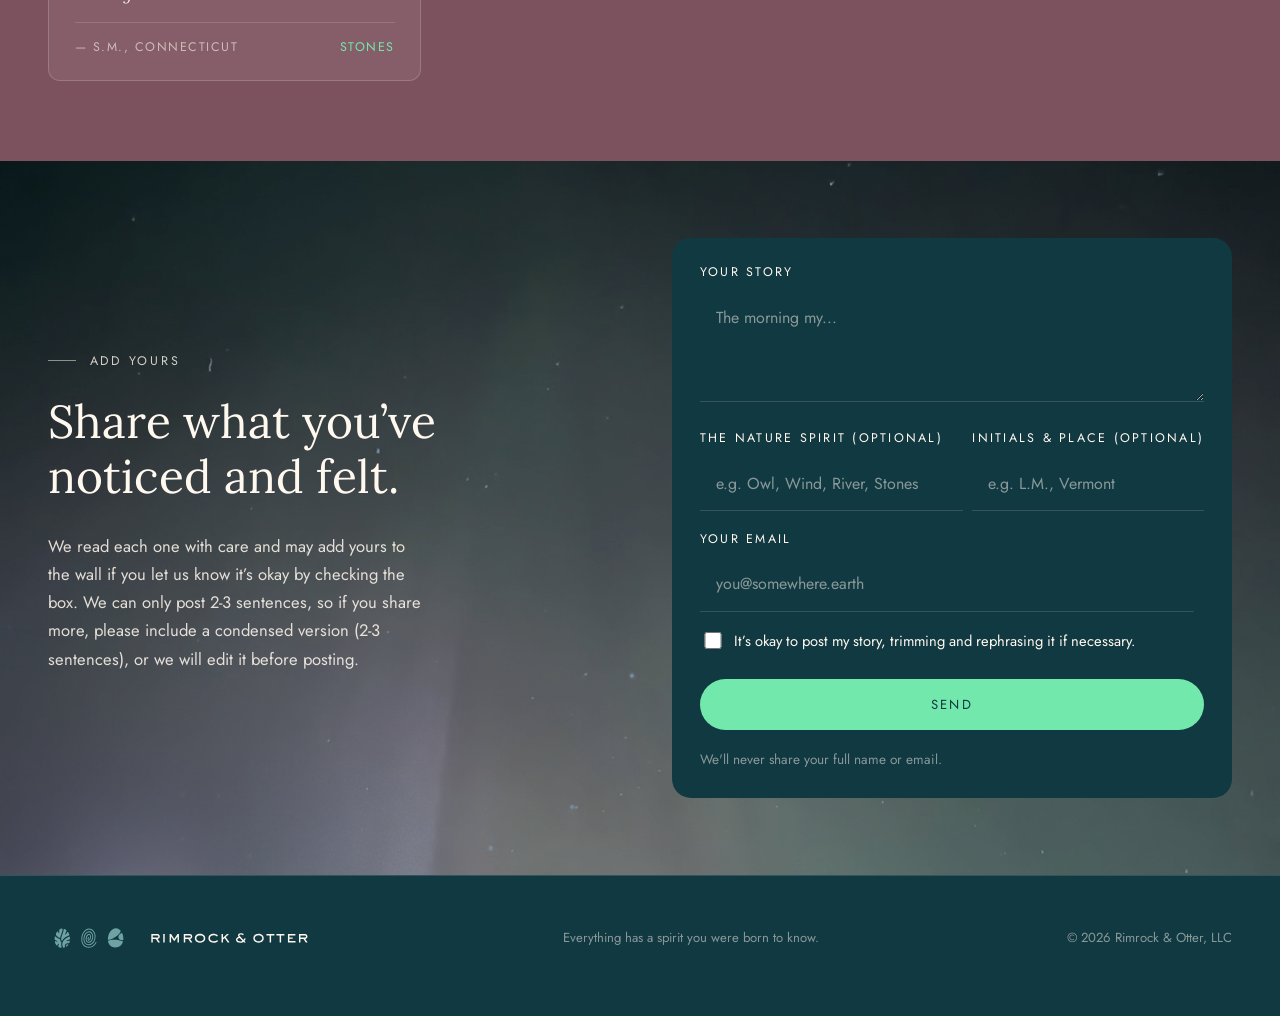
<file: stories.html>
<!doctype html>
<html lang="en">
<head>
  <meta charset="utf-8" />
  <meta name="viewport" content="width=device-width, initial-scale=1" />
  <title>Recognition Stories — Rimrock & Otter</title>
  <meta name="description" content="Real stories of nature-spirit signs and peak experiences — from animal encounters to quiet moments of wonder. Read, sit with, and share your own." />
  <link rel="preconnect" href="https://fonts.googleapis.com">
  <link rel="preconnect" href="https://fonts.gstatic.com" crossorigin>
  <link href="https://fonts.googleapis.com/css2?family=Jost:wght@300;400;500;600&family=Lora:ital,wght@0,400;0,500;0,600;1,400;1,500&display=swap" rel="stylesheet">
  <link rel="stylesheet" href="assets/css/style.css?v=38">
</head>
<body>

  <header class="site-header">
    <div class="wrap site-header__inner">
      <a href="index.html" class="brand"><svg class="brand__logo" viewBox="0 0 1500 158.18" xmlns="http://www.w3.org/2000/svg" aria-hidden="true" focusable="false">
  <g fill="#fff8ee">
    <path d="M620.81,103.86l-13.08-18.49c-.25-.36-.66-.57-1.1-.57h-14.71c-.74,0-1.34.6-1.34,1.34v16.93c0,.74-.6,1.34-1.34,1.34h-5.55c-.74,0-1.34-.6-1.34-1.34v-45.25c0-.74.6-1.34,1.34-1.34h28.27c9.72,0,18.23,3.06,18.23,14.16,0,7.45-4.18,12.11-10.91,13.63-.91.21-1.28,1.31-.74,2.07l11.26,15.96c.63.89,0,2.12-1.1,2.12h-6.8c-.44,0-.85-.21-1.1-.57ZM612.33,64.62h-20.41c-.74,0-1.34.6-1.34,1.34v9.35c0,.74.6,1.34,1.34,1.34h20.87c4.53,0,9.25-.93,9.25-6.39,0-4.07-1.94-5.65-9.72-5.65Z"/>
    <path d="M649.81,103.08v-45.25c0-.74.6-1.34,1.34-1.34h5.46c.74,0,1.34.6,1.34,1.34v45.25c0,.74-.6,1.34-1.34,1.34h-5.46c-.74,0-1.34-.6-1.34-1.34Z"/>
    <path d="M730.23,103.08v-29.64c0-.82-1.06-1.14-1.51-.46l-15.51,23.04c-.53.79-1.69.79-2.23,0l-15.61-23.05c-.46-.67-1.51-.35-1.51.46v29.65c0,.74-.6,1.34-1.34,1.34h-5.46c-.74,0-1.34-.6-1.34-1.34v-45.25c0-.74.6-1.34,1.34-1.34h6.08c.45,0,.87.23,1.12.6l17.16,25.96c.32.48,1.03.48,1.35,0l17.16-25.96c.25-.38.67-.6,1.12-.6h5.99c.74,0,1.34.6,1.34,1.34v45.25c0,.74-.6,1.34-1.34,1.34h-5.46c-.74,0-1.34-.6-1.34-1.34Z"/>
    <path d="M804.15,103.86l-13.08-18.49c-.25-.36-.66-.57-1.1-.57h-14.71c-.74,0-1.34.6-1.34,1.34v16.93c0,.74-.6,1.34-1.34,1.34h-5.55c-.74,0-1.34-.6-1.34-1.34v-45.25c0-.74.6-1.34,1.34-1.34h28.27c9.72,0,18.23,3.06,18.23,14.16,0,7.45-4.18,12.11-10.91,13.63-.91.21-1.28,1.31-.74,2.07l11.26,15.96c.63.89,0,2.12-1.1,2.12h-6.8c-.44,0-.85-.21-1.1-.57ZM795.66,64.62h-20.41c-.74,0-1.34.6-1.34,1.34v9.35c0,.74.6,1.34,1.34,1.34h20.87c4.53,0,9.25-.93,9.25-6.39,0-4.07-1.94-5.65-9.72-5.65Z"/>
    <path d="M857.21,106.09c-14.9,0-28.88-9.25-28.88-25.26v-1.3c0-16.2,14.99-24.43,29.62-24.43s29.16,8.98,29.16,25.26-14.72,25.73-29.89,25.73ZM857.85,63.42c-10.46,0-21.29,5.56-21.29,17.31s10.37,17.03,20.73,17.03,21.56-5.55,21.56-17.31-10.55-17.03-21.01-17.03Z"/>
    <path d="M934.85,106.09c-15.36,0-29.89-8.51-29.89-25.36s13.51-25.64,28.69-25.64c8.92,0,16.83,2.95,23.89,8.21.57.42.71,1.23.33,1.83l-2.93,4.62c-.41.64-1.27.8-1.9.38-6.16-4.17-11.46-6.8-19.3-6.8-10.37,0-20.64,6.01-20.64,17.4s11.01,17.12,21.56,17.12c7.35,0,13.49-2.02,19.55-5.91.68-.44,1.59-.21,1.94.52l2.44,5.06c.29.61.09,1.37-.48,1.74-7.18,4.71-14.5,6.83-23.26,6.83Z"/>
    <path d="M1013.85,103.87l-16.87-23.24c-.47-.64-1.39-.74-1.98-.22l-7.42,6.58c-.29.26-.45.62-.45,1.01v15.08c0,.74-.6,1.34-1.34,1.34h-5.46c-.74,0-1.34-.6-1.34-1.34v-45.25c0-.74.6-1.34,1.34-1.34h5.46c.74,0,1.34.6,1.34,1.34v16.9c0,1.17,1.39,1.78,2.25.99l20.78-18.89c.25-.22.57-.35.9-.35h6.57c1.21,0,1.81,1.48.93,2.32l-15.22,14.46c-.49.46-.56,1.21-.17,1.76l19.54,27.28c.64.89,0,2.13-1.09,2.13h-6.69c-.43,0-.84-.21-1.09-.55Z"/>
    <path d="M1187.61,106.09c-14.9,0-28.87-9.25-28.87-25.26v-1.3c0-16.2,14.99-24.43,29.62-24.43s29.15,8.98,29.15,25.26-14.72,25.73-29.9,25.73ZM1188.26,63.42c-10.46,0-21.29,5.56-21.29,17.31s10.37,17.03,20.73,17.03,21.56-5.56,21.56-17.31-10.55-17.03-21.01-17.03Z"/>
    <path d="M1258.96,65.97v37.11c0,.74-.6,1.34-1.34,1.34h-5.55c-.74,0-1.34-.6-1.34-1.34v-37.11c0-.74-.6-1.34-1.34-1.34h-15.45c-.74,0-1.34-.6-1.34-1.34v-5.45c0-.74.6-1.34,1.34-1.34h42.2c.74,0,1.34.6,1.34,1.34v5.45c0,.74-.6,1.34-1.34,1.34h-15.82c-.74,0-1.34.6-1.34,1.34Z"/>
    <path d="M1315.51,65.97v37.11c0,.74-.6,1.34-1.34,1.34h-5.55c-.74,0-1.34-.6-1.34-1.34v-37.11c0-.74-.6-1.34-1.34-1.34h-15.45c-.74,0-1.34-.6-1.34-1.34v-5.45c0-.74.6-1.34,1.34-1.34h42.2c.74,0,1.34.6,1.34,1.34v5.45c0,.74-.6,1.34-1.34,1.34h-15.82c-.74,0-1.34.6-1.34,1.34Z"/>
    <path d="M1354.1,103.08v-45.25c0-.74.6-1.34,1.34-1.34h39.52c.74,0,1.34.6,1.34,1.34v5.45c0,.74-.6,1.34-1.34,1.34h-31.37c-.74,0-1.34.6-1.34,1.34v8.33c0,.74.6,1.34,1.34,1.34h16.01c.74,0,1.34.6,1.34,1.34v5.46c0,.74-.6,1.34-1.34,1.34h-16.01c-.74,0-1.34.6-1.34,1.34v9.8c0,.74.6,1.34,1.34,1.34h32.3c.74,0,1.34.6,1.34,1.34v5.46c0,.74-.6,1.34-1.34,1.34h-40.44c-.74,0-1.34-.6-1.34-1.34Z"/>
    <path d="M1454.95,103.86l-13.08-18.49c-.25-.36-.66-.57-1.1-.57h-14.71c-.74,0-1.34.6-1.34,1.34v16.93c0,.74-.6,1.34-1.34,1.34h-5.55c-.74,0-1.34-.6-1.34-1.34v-45.25c0-.74.6-1.34,1.34-1.34h28.27c9.72,0,18.23,3.06,18.23,14.16,0,7.45-4.18,12.11-10.91,13.63-.91.21-1.28,1.31-.74,2.07l11.26,15.96c.63.89,0,2.12-1.1,2.12h-6.8c-.44,0-.85-.21-1.1-.57ZM1446.46,64.62h-20.41c-.74,0-1.34.6-1.34,1.34v9.35c0,.74.6,1.34,1.34,1.34h20.87c4.53,0,9.25-.93,9.25-6.39,0-4.07-1.94-5.65-9.72-5.65Z"/>
    <path d="M1108.85,96.24c-.48-.51-.5-1.29-.03-1.8,2.28-2.49,5.6-7.11,6.74-9.27.4-.78-.22-1.22-.22-1.22h0l-5.04-3.29c-.7-.36-1.13.41-1.13.41h0c-1.01,1.74-3.83,5.4-5.65,7.48-.52.59-1.42.59-1.97.02l-19.46-20.26c-1.55-1.54-2.27-3.01-2.27-4.63,0-3.03,4.32-4.11,8.37-4.11,4.88,0,9.94,1.94,12.2,3.41h0s.64.52,1-.2l2.9-5.88h0s.3-.53-.19-.9c-3.21-2.27-9.68-3.79-16.23-3.79-10.04,0-15.8,4.15-15.8,11.38,0,2.94,1.31,5.91,2.88,8.21.5.74.13,1.73-.72,2.01-6.7,2.23-13.62,6.6-13.62,15.11,0,12.5,13.62,17.04,22.77,17.04,7.86,0,11.6-1.26,17.65-4.94.54-.33,1.26-.26,1.69.2l3.07,3.24c.25.27.61.42.98.42h7.11c1.18,0,1.79-1.41.98-2.27l-6-6.38ZM1095.03,95.42c-3.23,1.95-6.77,2.8-11.42,2.8-4.98,0-15.26-2.27-15.26-9.3,0-3.79,4.21-6.95,12.53-9.4.48-.14,1.04,0,1.39.36l13,13.46c.59.61.49,1.63-.23,2.07Z"/>
  </g>
  <g fill="#6fa3a3">
    <g>
      <g>
        <path d="M101.73,33.53c-2.96-2.41-6.13-4.3-9.44-5.59-1.11-.44-2.34-.32-3.37.31-1.02.63-1.67,1.68-1.78,2.87-.74,8.15-3.47,18.19-8.1,29.84-8.16,20.5-6.08,29.24-4.11,32.63l.11.19c.4.65,1.09,1.03,1.85,1.03h0c.77,0,1.47-.4,1.87-1.06,9.16-15.27,25.64-24.17,37.86-28.94,1.89-.74,2.86-2.83,2.22-4.77-1.54-4.63-3.49-8.97-5.79-12.9-.75-1.28-2.06-1.98-3.54-1.89-1.48.1-2.71.98-3.29,2.36-1.9,4.52-4.81,8.93-8.18,12.4-.68.7-1.58.63-2.17.24-.6-.39-1.05-1.2-.68-2.12.7-1.75,1.45-3.5,2.17-5.2,1.23-2.88,2.5-5.86,3.55-8.87.9-2.47,1.57-4.55,2.12-6.53.4-1.44-.11-3.01-1.3-3.98Z"/>
        <path d="M121.6,98.54c.26-1.3-.16-2.62-1.11-3.53-.94-.9-2.25-1.26-3.51-.95-4.05.98-8.35,2.03-11.85,2.88-.94.22-1.67-.3-1.98-.94-.3-.62-.27-1.52.48-2.12,4.25-3.35,9.8-5.7,16.05-6.8,1.88-.33,3.21-1.92,3.17-3.79-.06-2.94-.29-5.93-.69-8.86-.16-1.17-.84-2.19-1.87-2.78-.59-.34-1.24-.51-1.9-.51-.5,0-.99.1-1.47.3-10.66,4.44-25.01,12.47-32.81,25.46-5.56,9.27-6.38,19.54-2.43,30.55.49,1.36,1.05,2.73,1.68,4.09.7,1.51,2.33,2.39,3.97,2.12,1.57-.25,3.13-.58,4.62-.99,1.93-.52,3.11-2.48,2.68-4.46-1.3-5.92-.6-10.65,2.08-14.06,3.95-5.04,11.2-5.85,16.59-5.64,3.3.15,6.21-1.98,7.12-5.12.45-1.57.85-3.21,1.18-4.86Z"/>
        <path d="M101.91,127.09c.87.38,1.85.28,2.62-.27,3.07-2.18,5.82-4.82,8.17-7.85.62-.81.72-1.88.24-2.8-.48-.93-1.42-1.47-2.44-1.43-2.98.13-6.93.8-8.88,3.28-1.25,1.6-1.68,3.96-1.26,7.03.12.91.7,1.67,1.55,2.04Z"/>
        <path d="M60.74,52.07c-.81.18-1.6-.2-1.94-.95-.69-1.51-1.28-3.17-1.73-4.92-.09-.4-.18-.79-.26-1.19-.3-1.47-1.41-2.58-2.88-2.91-.29-.06-.57-.1-.86-.1-1.18,0-2.28.54-3.01,1.52-1.78,2.39-3.45,4.99-4.95,7.74-2.5,4.55-2.13,10.17.93,14.32,5.31,7.18,12.33,10.92,17.28,12.78.96.37,2.04.29,2.93-.21.88-.49,1.49-1.33,1.68-2.3,1.02-5.1,2.8-10.88,5.32-17.2,4.52-11.35,7.13-20.94,7.76-28.49.1-1.16-.33-2.27-1.17-3.07-.85-.81-2.01-1.18-3.19-1.02-4.35.6-8.61,2.12-12.66,4.53-1.11.66-1.81,1.9-1.83,3.22l-.04,2.89c-.04,2.92-.08,5.94-.06,8.84,0,1.25.01,2.49.03,3.75v1.06c.03.98-.67,1.57-1.36,1.73Z"/>
      </g>
      <path d="M58.7,129.78c3.65,1.76,7.68,3.01,11.97,3.74.6.1,1.18.1,1.7,0,1.01-.19,1.78-.67,2.27-1.44.78-1.19.89-3.02.33-5.46-2.36-8.04-2.5-15.84-.43-23.16.24-.83-.09-1.72-.81-2.21-1.63-1.11-3-2.57-4.06-4.32-1.44-2.38-2.33-5.31-2.65-8.7-.13-1.4-1.09-2.57-2.45-2.99-5.82-1.78-14.2-5.49-21.05-13.04-.98-1.08-2.46-1.51-3.87-1.11-1.41.4-2.42,1.49-2.7,2.93-.66,3.45-1.09,6.93-1.28,10.34-.09,1.58.61,3.06,1.86,3.99,4.26,3.17,8.51,5.81,13.01,8.09.76.44,1.08,1.22.86,2.01-.22.78-.93,1.28-1.71,1.28-1.55-.02-3.1-.22-4.6-.59-1.19-.28-2.38-.65-3.54-1.12-1.18-.47-2.46-.27-3.42.56-.95.81-1.35,2.03-1.06,3.25,1.71,7.3,4.86,13.59,9.36,18.69.78.88,1.94,1.3,3.11,1.12,1.16-.18,2.13-.92,2.6-1.98,1.21-2.74,2.86-5.31,4.77-7.44.38-.42.84-.59,1.29-.59.32,0,.62.09.88.23.61.34,1.09,1.1.81,2.03-.22.74-.45,1.47-.68,2.2-.66,2.1-1.34,4.27-1.86,6.46-.26,1-.5,1.99-.7,2.95-.37,1.75.48,3.51,2.07,4.27Z"/>
    </g>
    <path d="M229.82,133.85c-26.44,0-42.87-18.24-42.87-47.59s17.66-60.37,43.94-60.37c10.99,0,21.73,6.62,28.75,17.7,9.81,15.51,10.24,36.22,1.15,55.4-6.78,13.13-18.82,20.92-32.24,20.92-18.42,0-29.41-12.78-29.41-34.19s12.76-44.29,31.75-44.29c.93,0,1.87.06,2.79.17,7.38.9,13.96,6.92,17.59,16.11,4.21,10.64,4.67,26.84-6.61,40.42-.02.03-.04.05-.06.08-4.36,5.32-9.66,7.91-16.22,7.91h-.14c-10.12-.05-16.91-8.47-16.91-20.94,0-13.34,8.48-29.45,19-29.45,3.45,0,6.64,2.19,8.75,6.02,3.33,6.02,4.2,16.81-1.75,26.25-.61.96-1.35,1.91-2.21,2.82-2.43,2.57-4.7,3.7-6.94,3.44-1.25-.14-3.04-.8-4.45-3.17-3.13-5.25.25-14.67.95-16.51.52-1.34,2.01-2,3.35-1.49,1.34.51,2,2.02,1.49,3.35-1.38,3.59-2.71,9.69-1.34,11.99.29.49.51.65.57.67,0,0,.82.02,2.59-1.85.62-.66,1.16-1.34,1.58-2.02,4.61-7.32,4.29-16.1,1.6-20.98-1.17-2.12-2.7-3.34-4.21-3.34-6.58,0-13.81,12.7-13.81,24.26,0,9.53,4.61,15.71,11.75,15.75h.12c5,0,8.74-1.83,12.12-5.92.03-.04.06-.07.09-.11,9.91-11.86,9.52-26,5.85-35.28-2.88-7.28-8.01-12.21-13.39-12.87-.71-.09-1.44-.13-2.16-.13-15.65,0-26.56,20.61-26.56,39.1s8.83,28.99,24.22,28.99c11.44,0,21.75-6.74,27.59-18.03,8.29-17.49,7.97-36.33-.88-50.32-6.05-9.57-15.16-15.28-24.36-15.28-18.72,0-38.75,22.17-38.75,55.18,0,26.15,14.44,42.4,37.68,42.4,18.88,0,32.62-13.63,37.85-27.13.52-1.34,2.03-2,3.36-1.48,1.34.52,2,2.02,1.48,3.36-5.87,15.15-21.35,30.44-42.69,30.44Z"/>
    <g>
      <path d="M417.95,52.74c-.59-1.37-2.18-2.01-3.54-1.4-11.96,5.37-21.13,17.08-17.53,27.66,3.04,8.94,13.79,12.94,24.74,12.14,1.31-.1,2.35-1.14,2.43-2.46l.05-.97c.66-12.03-1.58-24.39-6.15-34.97Z"/>
      <path d="M419.73,97.92c-13.37-6.59-33.43-10.01-55.57-8.49-8.37.58-16.35,1.81-23.7,3.58-1.91.46-3.15,2.31-2.82,4.24,3.7,21.41,19.03,34.32,40.23,35.49,21.06,1.16,37.63-9.83,43.76-30.43.52-1.73-.28-3.6-1.9-4.4Z"/>
      <path d="M341.24,89.32c5.92-1.2,11.97-2.94,18.03-5.24,25.04-9.52,43.65-26.12,50.09-42.57.52-1.32.26-2.8-.66-3.87-6.59-7.68-15.03-12.72-24.83-13.26-25.59-1.41-45.32,28.59-46.97,58.52-.05.92-.08,1.83-.1,2.73-.04,2.36,2.13,4.17,4.44,3.7Z"/>
    </g>
  </g>
</svg></a>
      <button class="nav-toggle" aria-label="Open menu" onclick="document.querySelector('.nav').classList.toggle('is-open')">
        <span></span><span></span><span></span>
      </button>
      <nav class="nav">
        <a href="index.html">Home</a>
        <a href="about.html">About</a>
        <a href="whats-coming.html">Offerings</a>
        <a href="stories.html" class="is-active">Stories</a>
        <a href="contact.html">Contact</a>
      </nav>
    </div>
  </header>

  <!-- ====== Page intro ====== -->
  <section style="background: var(--plum); padding: clamp(0.75rem, 1.5vw, 1.25rem);">
    <div style="position: relative; border-radius: 1.2rem; overflow: hidden; min-height: clamp(480px, 72vh, 860px); display: flex; align-items: center;">
      <img src="assets/images/forestblur2.jpg"
           alt="Blurred forest with vertical light shafts."
           style="position: absolute; inset: 0; width: 100%; height: 100%; object-fit: cover; object-position: center top; filter: saturate(0.92) brightness(0.82);" />
      <div style="position: absolute; inset: 0; background: linear-gradient(to right, rgba(17,57,66,0.72) 0%, rgba(17,57,66,0.30) 52%, transparent 78%);"></div>
      <div style="position: relative; z-index: 1; padding: clamp(2rem, 6vw, 5.5rem) clamp(2rem, 5vw, 4rem);">
        <p class="eyebrow" style="color: rgba(255,248,238,0.72);">Signs</p>
        <h1 style="color: var(--sunrise); max-width: 16ch; font-size: clamp(1.9rem, 3.6vw, 3.0rem); line-height: 1.2;">Stories of wonder and peak experiences</h1>
        <p style="font-family: var(--sans); font-size: clamp(0.95rem, 1.4vw, 1.12rem); line-height: 1.62; color: rgba(255,248,238,0.85); max-width: 42ch; margin: 0 0 0.8em;">Reading accounts of nature spirits showing up for people may spark something in you. Sometimes, a sign is deeply impactful, a "peak experience," and other times, it's a simple reassurance of our connection. We collect stories to amplify the awe.</p>
        <p style="font-family: var(--sans); font-size: clamp(0.95rem, 1.4vw, 1.12rem); line-height: 1.62; color: rgba(255,248,238,0.65); max-width: 42ch; margin: 0;">If you have your own, there is a place for it at the bottom of this page.</p>
      </div>
    </div>
  </section>

  <!-- ====== The wall ====== -->
  <section class="section section--tight section--plum">
    <div class="wrap">
      <div class="wall">

        <article class="story reveal">
          <p>I asked the river what to do about the job. I felt foolish saying it out loud. Then a stick — long, smooth, river-worn — bumped against my shin three times. I took it home. I quit the job two days later. The stick is on my desk.</p>
          <footer><span>— J.K., Oregon</span><span class="story__ally">Water</span></footer>
        </article>

        <article class="story reveal">
          <p>The morning after my mother died, a great horned owl I had never seen before stayed on the porch railing for almost an hour. It looked at me. It did not blink. I cried into a coffee cup until it lifted off.</p>
          <footer><span>— L.M., Vermont</span><span class="story__ally">Owl</span></footer>
        </article>

        <article class="story reveal">
          <p>When my marriage ended, I started keeping the small flat stones I found on walks. By the end of that year I had a bowl of them on the kitchen table. I didn't know why I was doing it. Now I do. Every one of them held me, a little, on a day I needed holding.</p>
          <footer><span>— S.M., Connecticut</span><span class="story__ally">Stones</span></footer>
        </article>

        <article class="story story--photo reveal">
          <img src="assets/images/junco-snow.jpg" alt="A small grey junco perched on snowy branches" />
          <p class="story__caption">The junco came to the kitchen window every morning of my father's last winter. After he died, the visits stopped. I told myself I was being silly. Then, on the one-year mark, the junco came back. Just for that morning.</p>
          <footer><span>— R.H., Maine</span><span class="story__ally">Junco</span></footer>
        </article>

        <article class="story reveal">
          <p>I had been sober for ninety days when the deer came into the yard with her two fawns. She let me watch them nurse for ten minutes from the kitchen window, and then she looked right at me. I have not had a drink since. That was four years ago.</p>
          <footer><span>— C.B., Pennsylvania</span><span class="story__ally">Deer</span></footer>
        </article>


      </div>
    </div>
  </section>

  <!-- ====== Add Yours ====== -->
  <section style="position: relative; min-height: clamp(520px, 70vh, 900px); display: flex; align-items: center; overflow: hidden;">
    <img src="assets/images/WhatNoticed.jpg" alt="Nature scene"
         style="position: absolute; inset: 0; width: 100%; height: 100%; object-fit: cover; object-position: center; filter: saturate(0.88) brightness(0.72);" />
    <div style="position: absolute; inset: 0; background: rgba(17,57,66,0.35);"></div>
    <div class="wrap add-yours-grid" style="position: relative; z-index: 1;">
      <div class="reveal">
        <p class="eyebrow" style="color: rgba(255,248,238,0.8);">Add yours</p>
        <h2 style="color: var(--sunrise); max-width: 16ch;">Share what you’ve noticed and felt.</h2>
        <p style="color: rgba(255,248,238,0.85); font-family: var(--sans); font-size: clamp(0.95rem,1.3vw,1.05rem); line-height: 1.7; max-width: 38ch;">We read each one with care and may add yours to the wall if you let us know it’s okay by checking the box. We can only post 2-3 sentences, so if you share more, please include a condensed version (2-3 sentences), or we will edit it before posting.</p>
      </div>
      <div class="form-box--spruce reveal">
        <form class="door__form" action="https://formspree.io/f/mgogwbbl" method="POST" onsubmit="
          event.preventDefault();
          var f = this, note = f.querySelector('.door__note');
          fetch(f.action, { method: 'POST', body: new FormData(f), headers: { 'Accept': 'application/json' } })
            .then(function (r) { if (r.ok) { window.showFormThanks('Thank you for sharing!'); f.reset(); } else { note.textContent = 'Something went wrong. Please try again.'; } })
            .catch(function () { note.textContent = 'Something went wrong. Please try again.'; });
        ">
          <input type="hidden" name="_subject" value="[Story submission] New story — Rimrock & Otter" />
          <div>
            <label for="story" style="color: var(--sunrise);">Your story</label>
            <textarea id="story" name="story" required placeholder="The morning my..." style="min-height: 7rem;"></textarea>
          </div>
          <div class="door__row">
            <div>
              <label for="ally">The nature spirit (optional)</label>
              <input id="ally" type="text" name="ally" placeholder="e.g. Owl, Wind, River, Stones" />
            </div>
            <div>
              <label for="initials">Initials &amp; place (optional)</label>
              <input id="initials" type="text" name="initials" placeholder="e.g. L.M., Vermont" />
            </div>
          </div>
          <div class="door__row">
            <div>
              <label for="email-s">Your email</label>
              <input id="email-s" type="email" name="email" required placeholder="you@somewhere.earth" />
            </div>
          </div>
          <label style="display: flex; align-items: flex-start; gap: 0.6rem; text-transform: none; letter-spacing: normal; font-family: var(--sans); font-size: 0.92rem; color: var(--sunrise);">
            <input type="checkbox" name="can-post" style="width: 1.1rem; height: 1.1rem; accent-color: var(--moss); flex-shrink: 0; margin-top: 0.2em;" />
            It’s okay to post my story, trimming and rephrasing it if necessary.
          </label>
          <button type="submit" class="btn btn--moss">Send</button>
          <p class="door__note">We'll never share your full name or email.</p>
        </form>
      </div>
    </div>
  </section>


  <footer class="site-footer">
    <div class="wrap site-footer__inner">
      <a href="index.html" class="brand"><svg class="brand__logo" viewBox="0 0 1500 158.18" xmlns="http://www.w3.org/2000/svg" aria-hidden="true" focusable="false">
  <g fill="#fff8ee">
    <path d="M620.81,103.86l-13.08-18.49c-.25-.36-.66-.57-1.1-.57h-14.71c-.74,0-1.34.6-1.34,1.34v16.93c0,.74-.6,1.34-1.34,1.34h-5.55c-.74,0-1.34-.6-1.34-1.34v-45.25c0-.74.6-1.34,1.34-1.34h28.27c9.72,0,18.23,3.06,18.23,14.16,0,7.45-4.18,12.11-10.91,13.63-.91.21-1.28,1.31-.74,2.07l11.26,15.96c.63.89,0,2.12-1.1,2.12h-6.8c-.44,0-.85-.21-1.1-.57ZM612.33,64.62h-20.41c-.74,0-1.34.6-1.34,1.34v9.35c0,.74.6,1.34,1.34,1.34h20.87c4.53,0,9.25-.93,9.25-6.39,0-4.07-1.94-5.65-9.72-5.65Z"/>
    <path d="M649.81,103.08v-45.25c0-.74.6-1.34,1.34-1.34h5.46c.74,0,1.34.6,1.34,1.34v45.25c0,.74-.6,1.34-1.34,1.34h-5.46c-.74,0-1.34-.6-1.34-1.34Z"/>
    <path d="M730.23,103.08v-29.64c0-.82-1.06-1.14-1.51-.46l-15.51,23.04c-.53.79-1.69.79-2.23,0l-15.61-23.05c-.46-.67-1.51-.35-1.51.46v29.65c0,.74-.6,1.34-1.34,1.34h-5.46c-.74,0-1.34-.6-1.34-1.34v-45.25c0-.74.6-1.34,1.34-1.34h6.08c.45,0,.87.23,1.12.6l17.16,25.96c.32.48,1.03.48,1.35,0l17.16-25.96c.25-.38.67-.6,1.12-.6h5.99c.74,0,1.34.6,1.34,1.34v45.25c0,.74-.6,1.34-1.34,1.34h-5.46c-.74,0-1.34-.6-1.34-1.34Z"/>
    <path d="M804.15,103.86l-13.08-18.49c-.25-.36-.66-.57-1.1-.57h-14.71c-.74,0-1.34.6-1.34,1.34v16.93c0,.74-.6,1.34-1.34,1.34h-5.55c-.74,0-1.34-.6-1.34-1.34v-45.25c0-.74.6-1.34,1.34-1.34h28.27c9.72,0,18.23,3.06,18.23,14.16,0,7.45-4.18,12.11-10.91,13.63-.91.21-1.28,1.31-.74,2.07l11.26,15.96c.63.89,0,2.12-1.1,2.12h-6.8c-.44,0-.85-.21-1.1-.57ZM795.66,64.62h-20.41c-.74,0-1.34.6-1.34,1.34v9.35c0,.74.6,1.34,1.34,1.34h20.87c4.53,0,9.25-.93,9.25-6.39,0-4.07-1.94-5.65-9.72-5.65Z"/>
    <path d="M857.21,106.09c-14.9,0-28.88-9.25-28.88-25.26v-1.3c0-16.2,14.99-24.43,29.62-24.43s29.16,8.98,29.16,25.26-14.72,25.73-29.89,25.73ZM857.85,63.42c-10.46,0-21.29,5.56-21.29,17.31s10.37,17.03,20.73,17.03,21.56-5.55,21.56-17.31-10.55-17.03-21.01-17.03Z"/>
    <path d="M934.85,106.09c-15.36,0-29.89-8.51-29.89-25.36s13.51-25.64,28.69-25.64c8.92,0,16.83,2.95,23.89,8.21.57.42.71,1.23.33,1.83l-2.93,4.62c-.41.64-1.27.8-1.9.38-6.16-4.17-11.46-6.8-19.3-6.8-10.37,0-20.64,6.01-20.64,17.4s11.01,17.12,21.56,17.12c7.35,0,13.49-2.02,19.55-5.91.68-.44,1.59-.21,1.94.52l2.44,5.06c.29.61.09,1.37-.48,1.74-7.18,4.71-14.5,6.83-23.26,6.83Z"/>
    <path d="M1013.85,103.87l-16.87-23.24c-.47-.64-1.39-.74-1.98-.22l-7.42,6.58c-.29.26-.45.62-.45,1.01v15.08c0,.74-.6,1.34-1.34,1.34h-5.46c-.74,0-1.34-.6-1.34-1.34v-45.25c0-.74.6-1.34,1.34-1.34h5.46c.74,0,1.34.6,1.34,1.34v16.9c0,1.17,1.39,1.78,2.25.99l20.78-18.89c.25-.22.57-.35.9-.35h6.57c1.21,0,1.81,1.48.93,2.32l-15.22,14.46c-.49.46-.56,1.21-.17,1.76l19.54,27.28c.64.89,0,2.13-1.09,2.13h-6.69c-.43,0-.84-.21-1.09-.55Z"/>
    <path d="M1187.61,106.09c-14.9,0-28.87-9.25-28.87-25.26v-1.3c0-16.2,14.99-24.43,29.62-24.43s29.15,8.98,29.15,25.26-14.72,25.73-29.9,25.73ZM1188.26,63.42c-10.46,0-21.29,5.56-21.29,17.31s10.37,17.03,20.73,17.03,21.56-5.56,21.56-17.31-10.55-17.03-21.01-17.03Z"/>
    <path d="M1258.96,65.97v37.11c0,.74-.6,1.34-1.34,1.34h-5.55c-.74,0-1.34-.6-1.34-1.34v-37.11c0-.74-.6-1.34-1.34-1.34h-15.45c-.74,0-1.34-.6-1.34-1.34v-5.45c0-.74.6-1.34,1.34-1.34h42.2c.74,0,1.34.6,1.34,1.34v5.45c0,.74-.6,1.34-1.34,1.34h-15.82c-.74,0-1.34.6-1.34,1.34Z"/>
    <path d="M1315.51,65.97v37.11c0,.74-.6,1.34-1.34,1.34h-5.55c-.74,0-1.34-.6-1.34-1.34v-37.11c0-.74-.6-1.34-1.34-1.34h-15.45c-.74,0-1.34-.6-1.34-1.34v-5.45c0-.74.6-1.34,1.34-1.34h42.2c.74,0,1.34.6,1.34,1.34v5.45c0,.74-.6,1.34-1.34,1.34h-15.82c-.74,0-1.34.6-1.34,1.34Z"/>
    <path d="M1354.1,103.08v-45.25c0-.74.6-1.34,1.34-1.34h39.52c.74,0,1.34.6,1.34,1.34v5.45c0,.74-.6,1.34-1.34,1.34h-31.37c-.74,0-1.34.6-1.34,1.34v8.33c0,.74.6,1.34,1.34,1.34h16.01c.74,0,1.34.6,1.34,1.34v5.46c0,.74-.6,1.34-1.34,1.34h-16.01c-.74,0-1.34.6-1.34,1.34v9.8c0,.74.6,1.34,1.34,1.34h32.3c.74,0,1.34.6,1.34,1.34v5.46c0,.74-.6,1.34-1.34,1.34h-40.44c-.74,0-1.34-.6-1.34-1.34Z"/>
    <path d="M1454.95,103.86l-13.08-18.49c-.25-.36-.66-.57-1.1-.57h-14.71c-.74,0-1.34.6-1.34,1.34v16.93c0,.74-.6,1.34-1.34,1.34h-5.55c-.74,0-1.34-.6-1.34-1.34v-45.25c0-.74.6-1.34,1.34-1.34h28.27c9.72,0,18.23,3.06,18.23,14.16,0,7.45-4.18,12.11-10.91,13.63-.91.21-1.28,1.31-.74,2.07l11.26,15.96c.63.89,0,2.12-1.1,2.12h-6.8c-.44,0-.85-.21-1.1-.57ZM1446.46,64.62h-20.41c-.74,0-1.34.6-1.34,1.34v9.35c0,.74.6,1.34,1.34,1.34h20.87c4.53,0,9.25-.93,9.25-6.39,0-4.07-1.94-5.65-9.72-5.65Z"/>
    <path d="M1108.85,96.24c-.48-.51-.5-1.29-.03-1.8,2.28-2.49,5.6-7.11,6.74-9.27.4-.78-.22-1.22-.22-1.22h0l-5.04-3.29c-.7-.36-1.13.41-1.13.41h0c-1.01,1.74-3.83,5.4-5.65,7.48-.52.59-1.42.59-1.97.02l-19.46-20.26c-1.55-1.54-2.27-3.01-2.27-4.63,0-3.03,4.32-4.11,8.37-4.11,4.88,0,9.94,1.94,12.2,3.41h0s.64.52,1-.2l2.9-5.88h0s.3-.53-.19-.9c-3.21-2.27-9.68-3.79-16.23-3.79-10.04,0-15.8,4.15-15.8,11.38,0,2.94,1.31,5.91,2.88,8.21.5.74.13,1.73-.72,2.01-6.7,2.23-13.62,6.6-13.62,15.11,0,12.5,13.62,17.04,22.77,17.04,7.86,0,11.6-1.26,17.65-4.94.54-.33,1.26-.26,1.69.2l3.07,3.24c.25.27.61.42.98.42h7.11c1.18,0,1.79-1.41.98-2.27l-6-6.38ZM1095.03,95.42c-3.23,1.95-6.77,2.8-11.42,2.8-4.98,0-15.26-2.27-15.26-9.3,0-3.79,4.21-6.95,12.53-9.4.48-.14,1.04,0,1.39.36l13,13.46c.59.61.49,1.63-.23,2.07Z"/>
  </g>
  <g fill="#6fa3a3">
    <g>
      <g>
        <path d="M101.73,33.53c-2.96-2.41-6.13-4.3-9.44-5.59-1.11-.44-2.34-.32-3.37.31-1.02.63-1.67,1.68-1.78,2.87-.74,8.15-3.47,18.19-8.1,29.84-8.16,20.5-6.08,29.24-4.11,32.63l.11.19c.4.65,1.09,1.03,1.85,1.03h0c.77,0,1.47-.4,1.87-1.06,9.16-15.27,25.64-24.17,37.86-28.94,1.89-.74,2.86-2.83,2.22-4.77-1.54-4.63-3.49-8.97-5.79-12.9-.75-1.28-2.06-1.98-3.54-1.89-1.48.1-2.71.98-3.29,2.36-1.9,4.52-4.81,8.93-8.18,12.4-.68.7-1.58.63-2.17.24-.6-.39-1.05-1.2-.68-2.12.7-1.75,1.45-3.5,2.17-5.2,1.23-2.88,2.5-5.86,3.55-8.87.9-2.47,1.57-4.55,2.12-6.53.4-1.44-.11-3.01-1.3-3.98Z"/>
        <path d="M121.6,98.54c.26-1.3-.16-2.62-1.11-3.53-.94-.9-2.25-1.26-3.51-.95-4.05.98-8.35,2.03-11.85,2.88-.94.22-1.67-.3-1.98-.94-.3-.62-.27-1.52.48-2.12,4.25-3.35,9.8-5.7,16.05-6.8,1.88-.33,3.21-1.92,3.17-3.79-.06-2.94-.29-5.93-.69-8.86-.16-1.17-.84-2.19-1.87-2.78-.59-.34-1.24-.51-1.9-.51-.5,0-.99.1-1.47.3-10.66,4.44-25.01,12.47-32.81,25.46-5.56,9.27-6.38,19.54-2.43,30.55.49,1.36,1.05,2.73,1.68,4.09.7,1.51,2.33,2.39,3.97,2.12,1.57-.25,3.13-.58,4.62-.99,1.93-.52,3.11-2.48,2.68-4.46-1.3-5.92-.6-10.65,2.08-14.06,3.95-5.04,11.2-5.85,16.59-5.64,3.3.15,6.21-1.98,7.12-5.12.45-1.57.85-3.21,1.18-4.86Z"/>
        <path d="M101.91,127.09c.87.38,1.85.28,2.62-.27,3.07-2.18,5.82-4.82,8.17-7.85.62-.81.72-1.88.24-2.8-.48-.93-1.42-1.47-2.44-1.43-2.98.13-6.93.8-8.88,3.28-1.25,1.6-1.68,3.96-1.26,7.03.12.91.7,1.67,1.55,2.04Z"/>
        <path d="M60.74,52.07c-.81.18-1.6-.2-1.94-.95-.69-1.51-1.28-3.17-1.73-4.92-.09-.4-.18-.79-.26-1.19-.3-1.47-1.41-2.58-2.88-2.91-.29-.06-.57-.1-.86-.1-1.18,0-2.28.54-3.01,1.52-1.78,2.39-3.45,4.99-4.95,7.74-2.5,4.55-2.13,10.17.93,14.32,5.31,7.18,12.33,10.92,17.28,12.78.96.37,2.04.29,2.93-.21.88-.49,1.49-1.33,1.68-2.3,1.02-5.1,2.8-10.88,5.32-17.2,4.52-11.35,7.13-20.94,7.76-28.49.1-1.16-.33-2.27-1.17-3.07-.85-.81-2.01-1.18-3.19-1.02-4.35.6-8.61,2.12-12.66,4.53-1.11.66-1.81,1.9-1.83,3.22l-.04,2.89c-.04,2.92-.08,5.94-.06,8.84,0,1.25.01,2.49.03,3.75v1.06c.03.98-.67,1.57-1.36,1.73Z"/>
      </g>
      <path d="M58.7,129.78c3.65,1.76,7.68,3.01,11.97,3.74.6.1,1.18.1,1.7,0,1.01-.19,1.78-.67,2.27-1.44.78-1.19.89-3.02.33-5.46-2.36-8.04-2.5-15.84-.43-23.16.24-.83-.09-1.72-.81-2.21-1.63-1.11-3-2.57-4.06-4.32-1.44-2.38-2.33-5.31-2.65-8.7-.13-1.4-1.09-2.57-2.45-2.99-5.82-1.78-14.2-5.49-21.05-13.04-.98-1.08-2.46-1.51-3.87-1.11-1.41.4-2.42,1.49-2.7,2.93-.66,3.45-1.09,6.93-1.28,10.34-.09,1.58.61,3.06,1.86,3.99,4.26,3.17,8.51,5.81,13.01,8.09.76.44,1.08,1.22.86,2.01-.22.78-.93,1.28-1.71,1.28-1.55-.02-3.1-.22-4.6-.59-1.19-.28-2.38-.65-3.54-1.12-1.18-.47-2.46-.27-3.42.56-.95.81-1.35,2.03-1.06,3.25,1.71,7.3,4.86,13.59,9.36,18.69.78.88,1.94,1.3,3.11,1.12,1.16-.18,2.13-.92,2.6-1.98,1.21-2.74,2.86-5.31,4.77-7.44.38-.42.84-.59,1.29-.59.32,0,.62.09.88.23.61.34,1.09,1.1.81,2.03-.22.74-.45,1.47-.68,2.2-.66,2.1-1.34,4.27-1.86,6.46-.26,1-.5,1.99-.7,2.95-.37,1.75.48,3.51,2.07,4.27Z"/>
    </g>
    <path d="M229.82,133.85c-26.44,0-42.87-18.24-42.87-47.59s17.66-60.37,43.94-60.37c10.99,0,21.73,6.62,28.75,17.7,9.81,15.51,10.24,36.22,1.15,55.4-6.78,13.13-18.82,20.92-32.24,20.92-18.42,0-29.41-12.78-29.41-34.19s12.76-44.29,31.75-44.29c.93,0,1.87.06,2.79.17,7.38.9,13.96,6.92,17.59,16.11,4.21,10.64,4.67,26.84-6.61,40.42-.02.03-.04.05-.06.08-4.36,5.32-9.66,7.91-16.22,7.91h-.14c-10.12-.05-16.91-8.47-16.91-20.94,0-13.34,8.48-29.45,19-29.45,3.45,0,6.64,2.19,8.75,6.02,3.33,6.02,4.2,16.81-1.75,26.25-.61.96-1.35,1.91-2.21,2.82-2.43,2.57-4.7,3.7-6.94,3.44-1.25-.14-3.04-.8-4.45-3.17-3.13-5.25.25-14.67.95-16.51.52-1.34,2.01-2,3.35-1.49,1.34.51,2,2.02,1.49,3.35-1.38,3.59-2.71,9.69-1.34,11.99.29.49.51.65.57.67,0,0,.82.02,2.59-1.85.62-.66,1.16-1.34,1.58-2.02,4.61-7.32,4.29-16.1,1.6-20.98-1.17-2.12-2.7-3.34-4.21-3.34-6.58,0-13.81,12.7-13.81,24.26,0,9.53,4.61,15.71,11.75,15.75h.12c5,0,8.74-1.83,12.12-5.92.03-.04.06-.07.09-.11,9.91-11.86,9.52-26,5.85-35.28-2.88-7.28-8.01-12.21-13.39-12.87-.71-.09-1.44-.13-2.16-.13-15.65,0-26.56,20.61-26.56,39.1s8.83,28.99,24.22,28.99c11.44,0,21.75-6.74,27.59-18.03,8.29-17.49,7.97-36.33-.88-50.32-6.05-9.57-15.16-15.28-24.36-15.28-18.72,0-38.75,22.17-38.75,55.18,0,26.15,14.44,42.4,37.68,42.4,18.88,0,32.62-13.63,37.85-27.13.52-1.34,2.03-2,3.36-1.48,1.34.52,2,2.02,1.48,3.36-5.87,15.15-21.35,30.44-42.69,30.44Z"/>
    <g>
      <path d="M417.95,52.74c-.59-1.37-2.18-2.01-3.54-1.4-11.96,5.37-21.13,17.08-17.53,27.66,3.04,8.94,13.79,12.94,24.74,12.14,1.31-.1,2.35-1.14,2.43-2.46l.05-.97c.66-12.03-1.58-24.39-6.15-34.97Z"/>
      <path d="M419.73,97.92c-13.37-6.59-33.43-10.01-55.57-8.49-8.37.58-16.35,1.81-23.7,3.58-1.91.46-3.15,2.31-2.82,4.24,3.7,21.41,19.03,34.32,40.23,35.49,21.06,1.16,37.63-9.83,43.76-30.43.52-1.73-.28-3.6-1.9-4.4Z"/>
      <path d="M341.24,89.32c5.92-1.2,11.97-2.94,18.03-5.24,25.04-9.52,43.65-26.12,50.09-42.57.52-1.32.26-2.8-.66-3.87-6.59-7.68-15.03-12.72-24.83-13.26-25.59-1.41-45.32,28.59-46.97,58.52-.05.92-.08,1.83-.1,2.73-.04,2.36,2.13,4.17,4.44,3.7Z"/>
    </g>
  </g>
</svg></a>
      <p class="muted">Everything has a spirit you were born to know.</p>
      <small>&copy; 2026 Rimrock & Otter, LLC</small>
    </div>
  </footer>

  <!-- ====== Form confirmation modal ====== -->
  <div id="form-thanks-modal" style="display: none; position: fixed; inset: 0; z-index: 999; align-items: center; justify-content: center; background: rgba(17,57,66,0.55); padding: 1.5rem;">
    <div style="background: var(--paper); border-radius: 1rem; max-width: 24rem; width: 100%; padding: clamp(1.75rem, 4vw, 2.5rem); text-align: center; box-shadow: 0 20px 60px rgba(0,0,0,0.35);">
      <p id="form-thanks-text" style="font-family: var(--serif); font-size: 1.15rem; color: var(--spruce); line-height: 1.6; margin: 0 0 1.5rem;"></p>
      <button onclick="document.getElementById('form-thanks-modal').style.display='none';" style="background: var(--moss); border: none; color: var(--paper); font-family: var(--sans); font-size: 0.88rem; letter-spacing: 0.08em; text-transform: uppercase; padding: 0.7em 2.2em; cursor: pointer; border-radius: 2rem;">Okay</button>
    </div>
  </div>
  <script>
    window.showFormThanks = function (msg) {
      document.getElementById('form-thanks-text').textContent = msg;
      document.getElementById('form-thanks-modal').style.display = 'flex';
    };
  </script>

  <script>
    const io = new IntersectionObserver((entries) => {
      entries.forEach(e => { if (e.isIntersecting) { e.target.classList.add('is-in'); io.unobserve(e.target); } });
    }, { threshold: 0.05 });
    document.querySelectorAll('.reveal').forEach(el => io.observe(el));
  </script>
</body>
</html>
</file>
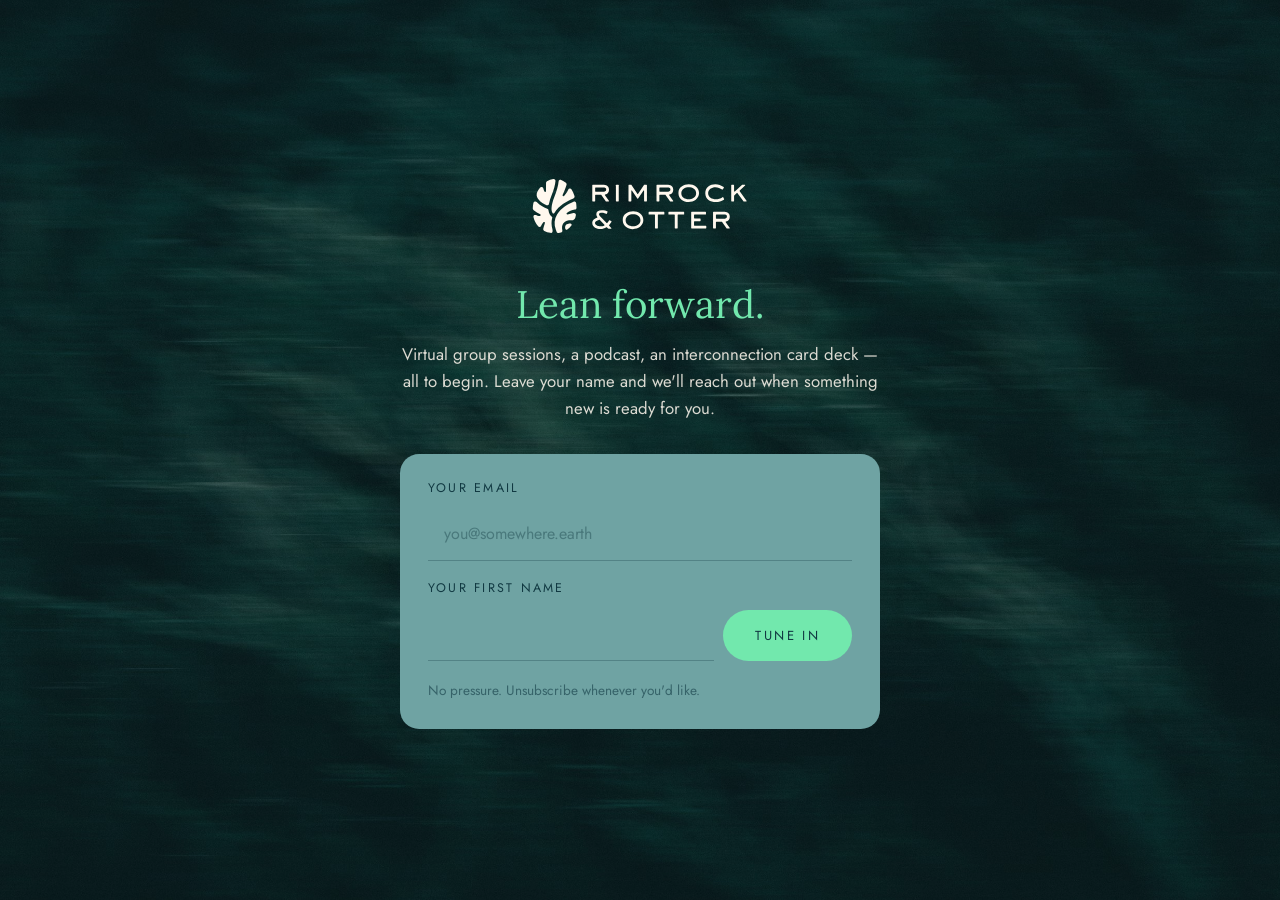
<file: tune-in.html>
<!doctype html>
<html lang="en">
<head>
  <meta charset="utf-8" />
  <meta name="viewport" content="width=device-width, initial-scale=1" />
  <title>Tune in — Rimrock & Otter</title>
  <meta name="description" content="Leave your name and we'll reach out the moment something new launches — virtual sessions, a podcast, a card deck." />
  <link rel="preconnect" href="https://fonts.googleapis.com">
  <link rel="preconnect" href="https://fonts.gstatic.com" crossorigin>
  <link href="https://fonts.googleapis.com/css2?family=Jost:wght@300;400;500;600&family=Lora:ital,wght@0,400;0,500;0,600;1,400;1,500&display=swap" rel="stylesheet">
  <link rel="stylesheet" href="assets/css/style.css?v=38">
  <script src="mailchimp-subscribe.js"></script>
</head>
<body>

  <main style="min-height: 100vh; display: flex; align-items: center; justify-content: center; background-image: url('assets/images/greenblur.jpg'); background-size: cover; background-position: center; position: relative; padding: 2rem 1.25rem;">
    <div style="position: absolute; inset: 0; background: rgba(17,57,66,0.35);"></div>
    <div style="position: relative; z-index: 1; max-width: 30rem; width: 100%; text-align: center;">
      <a href="index.html" style="display: inline-block; margin-bottom: 2rem; border-bottom: none;">
        <svg viewBox="0 0 1500 453.76" xmlns="http://www.w3.org/2000/svg" aria-hidden="true" focusable="false" style="height: 70px; width: auto;"><defs><style>.cls-1{fill:#fff8ee}</style></defs>
          <g><path class="cls-1" d="M529.95,196.6l-29.7-41.98c-.57-.81-1.5-1.29-2.49-1.29h-33.41c-1.69,0-3.05,1.37-3.05,3.05v38.45c0,1.69-1.37,3.05-3.05,3.05h-12.6c-1.69,0-3.05-1.37-3.05-3.05v-102.76c0-1.69,1.37-3.05,3.05-3.05h64.2c22.07,0,41.41,6.94,41.41,32.16,0,16.91-9.49,27.49-24.76,30.95-2.06.47-2.91,2.97-1.69,4.7l25.58,36.25c1.43,2.02-.02,4.81-2.49,4.81h-15.44c-.99,0-1.92-.48-2.49-1.29ZM510.69,107.51h-46.34c-1.69,0-3.05,1.37-3.05,3.05v21.22c0,1.69,1.37,3.05,3.05,3.05h47.39c10.3,0,21.02-2.1,21.02-14.51,0-9.25-4.41-12.82-22.07-12.82Z"></path>
            <path class="cls-1" d="M595.79,194.84v-102.76c0-1.69,1.37-3.05,3.05-3.05h12.39c1.69,0,3.05,1.37,3.05,3.05v102.76c0,1.69-1.37,3.05-3.05,3.05h-12.39c-1.69,0-3.05-1.37-3.05-3.05Z"></path>
            <path class="cls-1" d="M778.43,194.84v-67.3c0-1.85-2.4-2.59-3.43-1.05l-35.23,52.31c-1.21,1.79-3.85,1.8-5.06,0l-35.44-52.35c-1.04-1.53-3.43-.8-3.43,1.05v67.33c0,1.69-1.37,3.05-3.05,3.05h-12.39c-1.69,0-3.05-1.37-3.05-3.05v-102.76c0-1.69,1.37-3.05,3.05-3.05h13.8c1.02,0,1.98.51,2.55,1.37l38.97,58.95c.72,1.09,2.33,1.09,3.05,0l38.97-58.95c.57-.86,1.52-1.37,2.55-1.37h13.59c1.69,0,3.05,1.37,3.05,3.05v102.76c0,1.69-1.37,3.05-3.05,3.05h-12.39c-1.69,0-3.05-1.37-3.05-3.05Z"></path>
            <path class="cls-1" d="M946.27,196.6l-29.7-41.98c-.57-.81-1.5-1.29-2.49-1.29h-33.41c-1.69,0-3.05,1.37-3.05,3.05v38.45c0,1.69-1.37,3.05-3.05,3.05h-12.6c-1.69,0-3.05-1.37-3.05-3.05v-102.76c0-1.69,1.37-3.05,3.05-3.05h64.2c22.07,0,41.41,6.94,41.41,32.16,0,16.91-9.49,27.49-24.76,30.95-2.06.47-2.91,2.97-1.69,4.7l25.58,36.25c1.43,2.02-.02,4.81-2.49,4.81h-15.44c-.99,0-1.92-.48-2.49-1.29ZM927,107.51h-46.34c-1.69,0-3.05,1.37-3.05,3.05v21.22c0,1.69,1.37,3.05,3.05,3.05h47.39c10.3,0,21.02-2.1,21.02-14.51,0-9.25-4.41-12.82-22.07-12.82Z"></path>
            <path class="cls-1" d="M1066.76,201.67c-33.84,0-65.58-21.01-65.58-57.37v-2.95c0-36.78,34.05-55.48,67.26-55.48s66.21,20.38,66.21,57.37-33.42,58.43-67.89,58.43ZM1068.22,104.78c-23.75,0-48.34,12.62-48.34,39.31s23.54,38.67,47.08,38.67,48.97-12.61,48.97-39.3-23.96-38.68-47.71-38.68Z"></path>
            <path class="cls-1" d="M1243.08,201.67c-34.89,0-67.89-19.33-67.89-57.59s30.68-58.22,65.15-58.22c20.26,0,38.23,6.7,54.26,18.64,1.29.96,1.61,2.79.75,4.15l-6.66,10.49c-.92,1.45-2.88,1.83-4.31.86-13.98-9.47-26.01-15.43-43.83-15.43-23.54,0-46.87,13.66-46.87,39.51s25.01,38.88,48.97,38.88c16.69,0,30.63-4.58,44.39-13.41,1.54-.99,3.6-.47,4.4,1.19l5.53,11.49c.67,1.39.2,3.1-1.09,3.94-16.3,10.7-32.92,15.5-52.81,15.5Z"></path>
            <path class="cls-1" d="M1422.48,196.63l-38.3-52.77c-1.06-1.46-3.15-1.69-4.5-.49l-16.84,14.94c-.65.58-1.03,1.41-1.03,2.28v34.24c0,1.69-1.37,3.05-3.05,3.05h-12.39c-1.69,0-3.05-1.37-3.05-3.05v-102.76c0-1.69,1.37-3.05,3.05-3.05h12.39c1.69,0,3.05,1.37,3.05,3.05v38.39c0,2.65,3.15,4.04,5.11,2.26l47.2-42.9c.56-.51,1.29-.79,2.05-.79h14.92c2.76,0,4.1,3.37,2.1,5.27l-34.56,32.83c-1.1,1.05-1.27,2.75-.38,3.99l44.38,61.95c1.45,2.02,0,4.83-2.48,4.83h-15.2c-.98,0-1.9-.47-2.47-1.26Z"></path>
            <path class="cls-1" d="M705.73,376.81c-33.84,0-65.57-21.01-65.57-57.37v-2.95c0-36.78,34.05-55.48,67.26-55.48s66.2,20.38,66.2,57.37-33.42,58.43-67.89,58.43ZM707.21,279.92c-23.75,0-48.34,12.62-48.34,39.31s23.54,38.68,47.08,38.68,48.97-12.62,48.97-39.31-23.96-38.68-47.71-38.68Z"></path>
            <path class="cls-1" d="M867.76,285.7v84.27c0,1.69-1.37,3.05-3.05,3.05h-12.6c-1.69,0-3.05-1.37-3.05-3.05v-84.27c0-1.69-1.37-3.05-3.05-3.05h-35.09c-1.69,0-3.05-1.37-3.05-3.05v-12.39c0-1.69,1.37-3.05,3.05-3.05h95.83c1.69,0,3.05,1.37,3.05,3.05v12.39c0,1.69-1.37,3.05-3.05,3.05h-35.93c-1.69,0-3.05,1.37-3.05,3.05Z"></path>
            <path class="cls-1" d="M996.17,285.7v84.27c0,1.69-1.37,3.05-3.05,3.05h-12.6c-1.69,0-3.05-1.37-3.05-3.05v-84.27c0-1.69-1.37-3.05-3.05-3.05h-35.09c-1.69,0-3.05-1.37-3.05-3.05v-12.39c0-1.69,1.37-3.05,3.05-3.05h95.83c1.69,0,3.05,1.37,3.05,3.05v12.39c0,1.69-1.37,3.05-3.05,3.05h-35.93c-1.69,0-3.05,1.37-3.05,3.05Z"></path>
            <path class="cls-1" d="M1083.8,369.98v-102.76c0-1.69,1.37-3.05,3.05-3.05h89.74c1.69,0,3.05,1.37,3.05,3.05v12.39c0,1.69-1.37,3.05-3.05,3.05h-71.24c-1.69,0-3.05,1.37-3.05,3.05v18.91c0,1.69,1.37,3.05,3.05,3.05h36.35c1.69,0,3.05,1.37,3.05,3.05v12.39c0,1.69-1.37,3.05-3.05,3.05h-36.35c-1.69,0-3.05,1.37-3.05,3.05v22.26c0,1.69,1.37,3.05,3.05,3.05h73.34c1.69,0,3.05,1.37,3.05,3.05v12.39c0,1.69-1.37,3.05-3.05,3.05h-91.84c-1.69,0-3.05-1.37-3.05-3.05Z"></path>
            <path class="cls-1" d="M1312.81,371.74l-29.7-41.98c-.57-.81-1.5-1.29-2.49-1.29h-33.41c-1.69,0-3.05,1.37-3.05,3.05v38.45c0,1.69-1.37,3.05-3.05,3.05h-12.6c-1.69,0-3.05-1.37-3.05-3.05v-102.76c0-1.69,1.37-3.05,3.05-3.05h64.2c22.07,0,41.41,6.94,41.41,32.16,0,16.91-9.49,27.49-24.76,30.95-2.06.47-2.91,2.97-1.69,4.7l25.58,36.25c1.43,2.02-.02,4.81-2.49,4.81h-15.44c-.99,0-1.92-.48-2.49-1.29ZM1293.55,282.65h-46.34c-1.69,0-3.05,1.37-3.05,3.05v21.22c0,1.69,1.37,3.05,3.05,3.05h47.39c10.3,0,21.02-2.1,21.02-14.51,0-9.25-4.41-12.82-22.07-12.82Z"></path></g>
          <g><g><path class="cls-1" d="M271.62,75.86c-9.62-7.85-19.95-13.97-30.69-18.19-3.63-1.42-7.62-1.05-10.96,1.01-3.33,2.06-5.44,5.45-5.79,9.32-2.41,26.49-11.28,59.14-26.36,97.04-26.53,66.66-19.77,95.1-13.38,106.12l.36.6c1.29,2.1,3.53,3.36,6.01,3.36h.03c2.52,0,4.79-1.3,6.09-3.46,29.79-49.67,83.4-78.6,123.14-94.14,6.14-2.4,9.31-9.22,7.21-15.51-5.02-15.05-11.35-29.16-18.83-41.95-2.43-4.16-6.71-6.43-11.5-6.15-4.81.32-8.81,3.18-10.7,7.67-6.19,14.72-15.64,29.04-26.61,40.33-2.21,2.28-5.15,2.04-7.07.78-1.96-1.27-3.41-3.9-2.21-6.9,2.27-5.69,4.7-11.39,7.05-16.91,3.99-9.37,8.12-19.04,11.54-28.85,2.92-8.04,5.11-14.78,6.9-21.23,1.31-4.7-.35-9.78-4.23-12.94Z"></path>
              <path class="cls-1" d="M336.26,287.31c.83-4.22-.51-8.51-3.6-11.47-3.04-2.92-7.31-4.08-11.42-3.08-13.18,3.18-27.15,6.59-38.54,9.37-3.07.73-5.44-.99-6.44-3.04-.99-2.03-.89-4.95,1.55-6.88,13.82-10.9,31.88-18.55,52.2-22.13,6.1-1.07,10.44-6.26,10.31-12.33-.2-9.57-.96-19.27-2.23-28.82-.51-3.82-2.73-7.11-6.07-9.03-1.92-1.1-4.04-1.66-6.17-1.66-1.61,0-3.23.32-4.78.96-34.68,14.45-81.35,40.54-106.69,82.81-18.07,30.14-20.74,63.56-7.91,99.35,1.58,4.41,3.42,8.89,5.47,13.29,2.29,4.91,7.58,7.77,12.9,6.91,5.12-.81,10.17-1.89,15.03-3.2,6.29-1.7,10.11-8.07,8.7-14.49-4.23-19.24-1.95-34.62,6.77-45.73,12.85-16.38,36.43-19.03,53.96-18.36,10.74.49,20.2-6.44,23.15-16.65,1.48-5.11,2.76-10.42,3.82-15.81Z"></path>
              <path class="cls-1" d="M272.2,380.14c2.82,1.22,6.01.9,8.51-.88,9.98-7.08,18.92-15.67,26.58-25.54,2.03-2.62,2.34-6.11.79-9.1-1.55-3.01-4.62-4.79-7.92-4.64-9.68.41-22.55,2.59-28.89,10.68-4.07,5.2-5.45,12.89-4.1,22.85.4,2.95,2.29,5.43,5.04,6.63Z"></path>
              <path class="cls-1" d="M138.31,136.17c-2.64.59-5.19-.65-6.31-3.1-2.26-4.92-4.16-10.31-5.64-16.01-.31-1.3-.58-2.58-.85-3.86-.98-4.78-4.57-8.41-9.37-9.48-.93-.21-1.87-.31-2.79-.31-3.83,0-7.42,1.77-9.79,4.93-5.79,7.76-11.21,16.22-16.11,25.16-8.13,14.81-6.94,33.09,3.03,46.56,17.28,23.36,40.11,35.5,56.2,41.58,3.14,1.2,6.62.94,9.54-.68,2.85-1.58,4.85-4.31,5.48-7.49,3.3-16.58,9.12-35.39,17.29-55.93,14.69-36.92,23.18-68.1,25.22-92.66.31-3.76-1.07-7.39-3.8-9.98-2.77-2.63-6.54-3.85-10.37-3.31-14.14,1.94-28,6.89-41.18,14.73-3.62,2.15-5.9,6.17-5.94,10.48l-.12,9.38c-.12,9.49-.25,19.31-.18,28.73-.01,4.06.04,8.09.1,12.18l.05,3.45c.04,3.18-2.21,5.11-4.47,5.62Z"></path></g>
            <path class="cls-1" d="M131.68,388.91c11.86,5.71,24.96,9.8,38.94,12.18,1.97.33,3.82.34,5.51.03,3.29-.62,5.78-2.19,7.4-4.67,2.53-3.86,2.88-9.83,1.06-17.75-7.67-26.16-8.14-51.51-1.4-75.33.77-2.71-.29-5.6-2.63-7.19-5.31-3.62-9.75-8.35-13.19-14.05-4.68-7.75-7.58-17.27-8.6-28.28-.42-4.55-3.55-8.36-7.96-9.71-18.93-5.79-46.18-17.86-68.46-42.42-3.19-3.52-8.02-4.9-12.59-3.62-4.6,1.29-7.88,4.85-8.78,9.52-2.15,11.21-3.56,22.52-4.17,33.63-.28,5.13,1.98,9.94,6.05,12.97,13.86,10.29,27.69,18.9,42.3,26.32,2.48,1.44,3.5,3.97,2.79,6.54-.7,2.53-3.04,4.16-5.57,4.17-5.06-.07-10.09-.72-14.96-1.93-3.86-.9-7.74-2.13-11.51-3.65-3.83-1.54-8-.86-11.12,1.82-3.09,2.65-4.38,6.6-3.45,10.56,5.57,23.75,15.81,44.19,30.43,60.78,2.53,2.87,6.32,4.23,10.13,3.64,3.76-.58,6.92-2.99,8.44-6.44,3.93-8.91,9.29-17.28,15.51-24.21,1.23-1.37,2.74-1.92,4.18-1.92,1.03,0,2.03.29,2.86.75,1.97,1.11,3.55,3.59,2.63,6.6-.73,2.39-1.48,4.78-2.22,7.16-2.14,6.83-4.36,13.89-6.05,21.02-.85,3.24-1.62,6.46-2.29,9.6-1.22,5.69,1.55,11.4,6.72,13.89Z"></path></g>
          <path class="cls-1" d="M552.14,354.44c-1.08-1.15-1.14-2.93-.07-4.09,5.17-5.67,12.71-16.13,15.3-21.05.91-1.77-.5-2.78-.5-2.78h0l-11.44-7.47c-1.6-.83-2.58.94-2.58.94h-.01c-2.3,3.96-8.7,12.27-12.83,16.99-1.18,1.34-3.23,1.34-4.46.05l-44.2-46.01c-3.51-3.5-5.15-6.84-5.15-10.51,0-6.88,9.82-9.33,19.01-9.33,11.07,0,22.58,4.41,27.7,7.74v-.03s1.47,1.22,2.28-.42l6.59-13.35h0s.69-1.21-.42-2.04c-7.28-5.15-21.98-8.6-36.85-8.6-22.8,0-35.88,9.42-35.88,25.85,0,6.68,2.97,13.41,6.53,18.64,1.15,1.68.29,3.93-1.64,4.57-15.22,5.06-30.92,14.98-30.92,34.32,0,28.39,30.92,38.69,51.71,38.69,17.85,0,26.33-2.85,40.08-11.22,1.23-.75,2.86-.58,3.85.46l6.97,7.35c.58.61,1.38.95,2.22.95h16.13c2.68,0,4.06-3.2,2.22-5.14l-13.63-14.49ZM520.76,352.59c-7.33,4.43-15.36,6.37-25.94,6.37-11.31,0-34.66-5.16-34.66-21.12,0-8.6,9.57-15.78,28.45-21.34,1.1-.32,2.35-.01,3.15.81l29.53,30.58c1.33,1.38,1.12,3.71-.52,4.7Z"></path>
        </svg>
      </a>

      <h1 style="color: var(--moss); font-size: clamp(1.8rem, 4.5vw, 2.4rem); line-height: 1.2; margin: 0 0 0.9rem;">Lean forward.</h1>
      <p style="font-family: var(--sans); color: rgba(255,248,238,0.85); font-size: 1.05rem; line-height: 1.6; margin: 0 0 2rem;">Virtual group sessions, a podcast, an interconnection card deck — all to begin. Leave your name and we'll reach out when something new is ready for you.</p>

      <div class="form-box--teal" style="text-align: left;">
        <form class="door__form" action="https://formspree.io/f/mgogwbbl" method="POST" onsubmit="
          event.preventDefault();
          var f = this, note = f.querySelector('.door__note');
          var email = f.querySelector('[name=&quot;email&quot;]').value;
          var fname = f.querySelector('[name=&quot;name&quot;]').value;
          window.subscribeToMailchimp(email, fname).then(function (data) {
            if (data && data.result === 'success') {
              window.showFormThanks('Thank you for connecting!');
              f.reset();
            } else {
              note.textContent = 'Something went wrong. Please try again.';
            }
          }).catch(function () {
            note.textContent = 'Something went wrong. Please try again.';
          });
        ">
          <div>
            <label for="email">Your email</label>
            <input id="email" type="email" name="email" required placeholder="you@somewhere.earth" />
          </div>
          <input type="hidden" name="_subject" value="[Email list] New waitlist signup — Rimrock & Otter (tune-in page)" />
          <div class="door__row">
            <div>
              <label for="name">Your first name</label>
              <input id="name" type="text" name="name" required placeholder="" />
            </div>
            <button type="submit" class="btn btn--moss">Tune in</button>
          </div>
          <p class="door__note">No pressure. Unsubscribe whenever you'd like.</p>
        </form>
      </div>
    </div>
  </main>

  <!-- ====== Form confirmation modal ====== -->
  <div id="form-thanks-modal" style="display: none; position: fixed; inset: 0; z-index: 999; align-items: center; justify-content: center; background: rgba(17,57,66,0.55); padding: 1.5rem;">
    <div style="background: var(--paper); border-radius: 1rem; max-width: 24rem; width: 100%; padding: clamp(1.75rem, 4vw, 2.5rem); text-align: center; box-shadow: 0 20px 60px rgba(0,0,0,0.35);">
      <p id="form-thanks-text" style="font-family: var(--serif); font-size: 1.15rem; color: var(--spruce); line-height: 1.6; margin: 0 0 1.5rem;"></p>
      <button onclick="document.getElementById('form-thanks-modal').style.display='none';" style="background: var(--moss); border: none; color: var(--paper); font-family: var(--sans); font-size: 0.88rem; letter-spacing: 0.08em; text-transform: uppercase; padding: 0.7em 2.2em; cursor: pointer; border-radius: 2rem;">Okay</button>
    </div>
  </div>
  <script>
    window.showFormThanks = function (msg) {
      document.getElementById('form-thanks-text').textContent = msg;
      document.getElementById('form-thanks-modal').style.display = 'flex';
    };
  </script>
</body>
</html>
</file>
<file: assets/css/style.css>
/* ============================================================
   Rimrock & Otter, LLC — visual system
   Influenced by editorial/Cody-Petts sensibility:
   warm parchment ground, refined serif display, generous air,
   restrained accents in moss and clay. Calm, never busy.
   ============================================================ */

:root {
  /* Rimrock & Otter — five brand colors, used exclusively throughout:
     spruce green #113942 · soul green #72e8ad · soil maroon #7c525f
     storm teal #6fa3a3 · sunrise cream #fff8ee */
  --paper:        #113942;                    /* spruce green — base background */
  --paper-deep:   #113942;                    /* secondary panels */
  --paper-shadow: #113942;                    /* dividers — spruce */
  --ink:          #fff8ee;                    /* primary text — sunrise cream */
  --ink-soft:     rgba(255, 248, 238, 0.80);  /* body text — sunrise cream 80% */
  --ink-quiet:    rgba(255, 248, 238, 0.50);  /* muted text — sunrise cream 50% */
  --moss:         #72e8ad;                    /* soul green — vivid accent */
  --moss-deep:    #6fa3a3;                    /* storm teal — secondary accent */
  --clay:         #6fa3a3;                    /* storm teal (clay retired) */
  --sky-pale:     #6fa3a3;                    /* storm teal */
  --rule:         rgba(255, 248, 238, 0.14);  /* sunrise cream at low opacity */
  --plum:         #7c525f;                    /* soil maroon — contrast sections */
  --plum-deep:    #7c525f;                    /* soil maroon (no deeper variant) */
  --sunrise:    #fff8ee;   /* sunrise cream — warm light tone, brand name for this color */

  /* Type — headings in Lora (serif); body/UI in Century Gothic (Jost as open-source fallback) */
  --serif:  "Lora", Georgia, "Times New Roman", serif;
  --sans:   "Century Gothic", "CenturyGothic", "AppleGothic", "Jost", "URW Gothic", "Avenir Next", Avenir, sans-serif;

  /* Rhythm */
  --measure: 64ch;
  --gutter: clamp(1.25rem, 4vw, 3rem);
  --section: clamp(4.5rem, 10vw, 8.5rem);
}

/* ---------- Reset ---------- */
*, *::before, *::after { box-sizing: border-box; }
html {
  -webkit-text-size-adjust: 100%;
  overflow-x: clip; /* stops horizontal scroll/rocking on mobile without breaking sticky header */
}
body { overflow-x: clip; } /* belt-and-suspenders for iOS Safari transformed-child overflow */
body {
  margin: 0;
  font-family: var(--sans);
  font-weight: 400;
  font-size: 17px;
  line-height: 1.65;
  color: var(--ink-soft);
  background: var(--paper);
  -webkit-font-smoothing: antialiased;
  -moz-osx-font-smoothing: grayscale;
  text-rendering: optimizeLegibility;
}

img { max-width: 100%; display: block; }
a { color: var(--ink); text-decoration: none; border-bottom: 1px solid var(--rule); transition: border-color .25s ease, color .25s ease; }
a:hover { color: var(--moss); border-color: var(--moss); }

/* ---------- Type ---------- */
h1, h2, h3 {
  font-family: var(--serif);  /* Lora for all display headings */
  font-weight: 400;
  color: var(--ink);
  letter-spacing: 0em;
  line-height: 1.18;
  margin: 0 0 0.6em;
}
h4 {
  font-family: var(--sans);   /* Century Gothic for small label/eyebrow heads */
  font-weight: 500;
  color: var(--ink-quiet);
  font-size: 1rem;
  letter-spacing: 0.18em;
  text-transform: uppercase;
  margin: 0 0 0.6em;
}
h1 { font-size: clamp(2.4rem, 5.4vw, 4.4rem); }
h2 { font-size: clamp(1.9rem, 3.6vw, 2.9rem); }
h3 { font-size: clamp(1.35rem, 2.2vw, 1.75rem); font-weight: 500; }

p { margin: 0 0 1.1em; max-width: var(--measure); }

.lede {
  font-family: var(--sans);
  font-size: clamp(1.35rem, 2.1vw, 1.7rem);
  line-height: 1.5;
  font-weight: 400;
  color: var(--ink);
}

.eyebrow {
  font-family: var(--sans);
  font-size: 0.78rem;
  letter-spacing: 0.22em;
  text-transform: uppercase;
  color: var(--ink-quiet);
  margin: 0 0 1.5rem;
  display: inline-block;
}

.eyebrow::before {
  content: "";
  display: inline-block;
  width: 28px;
  height: 1px;
  background: var(--ink-quiet);
  vertical-align: middle;
  margin-right: 0.85rem;
  margin-bottom: 3px;
}

/* ---------- Layout ---------- */
.wrap {
  width: min(1200px, 100% - calc(var(--gutter) * 2));
  margin-inline: auto;
}
.narrow { width: min(680px, 100% - calc(var(--gutter) * 2)); margin-inline: auto; }
.section { padding-block: var(--section); }
.section--tight { padding-block: clamp(3rem, 7vw, 5rem); }

/* ---------- Header ---------- */
.site-header {
  position: sticky; top: 0;
  background: rgba(17, 57, 66, 0.94);
  backdrop-filter: saturate(120%) blur(10px);
  -webkit-backdrop-filter: saturate(120%) blur(10px);
  border-bottom: 1px solid var(--rule);
  z-index: 50;
}
.site-header__inner {
  display: flex; align-items: center; justify-content: space-between;
  padding-block: 1.1rem;
}
.brand {
  border: 0;
  display: inline-flex; align-items: center;
  transition: opacity .2s ease;
}
.brand__logo  { height: 40px; width: 380px;  display: block; flex-shrink: 0; }
.brand:hover { opacity: 0.75; }

.nav { display: flex; gap: clamp(1rem, 2.5vw, 2rem); align-items: center; }
.nav a {
  font-family: var(--sans);
  font-size: 0.83rem;
  letter-spacing: 0.16em;
  text-transform: uppercase;
  color: var(--ink-soft);
  border: 0;
  padding-block: 4px;
  position: relative;
}
.nav a:hover { color: var(--moss); }
.nav a.is-active { color: var(--ink); }
.nav a.is-active::after {
  content: ""; position: absolute; left: 0; right: 0;
  bottom: calc(-1.1rem - 4px); /* accounts for logo/nav height diff in centred flex layout */
  height: 2px; background: var(--moss);
  z-index: 2;
}

.nav-toggle { display: none; }

@media (max-width: 720px) {
  .brand__logo { width: 220px; height: 23px; } /* prevent logo from pushing burger off-screen */
  .nav { display: none; flex-direction: column; gap: 1.25rem; align-items: flex-start;
         position: absolute; top: 100%; left: 0; right: 0; background: var(--paper);
         border-bottom: 1px solid var(--rule); padding: 1.5rem var(--gutter); z-index: 60; }
  .nav.is-open { display: flex; }
  .nav-toggle {
    display: inline-flex; flex-direction: column; justify-content: center; gap: 5px;
    background: none; border: 0; padding: 8px; cursor: pointer; min-height: 44px;
  }
  .nav-toggle span { width: 24px; height: 2px; background: var(--ink); display: block; border-radius: 1px; }
  /* Active-page indicator: desktop version drops below header — replace with left accent on mobile */
  .nav a.is-active::after { display: none; }
  .nav a.is-active { border-left: 2px solid var(--moss); padding-left: 0.6rem; color: var(--ink); }
}

/* ---------- Hero (full-bleed still image with overlay) ---------- */
.hero {
  position: relative;
  min-height: 94vh;
  display: flex;
  align-items: center;
  overflow: hidden;
  margin: 0.75rem !important;
  background: var(--paper);
  border-radius: 1.2rem !important;
}
.hero__inner {
  position: relative;
  z-index: 2;
  width: 100%;
  padding-left: clamp(2rem, 6vw, 5.5rem);   /* clear the photo inset + provide proper indent */
  padding-right: clamp(2rem, 5vw, 4rem);
}
.hero__media {
  position: absolute;
  inset: 0;
  z-index: 0;
  margin: 0;
  border-radius: 1.2rem;
  overflow: hidden;
}
.hero__media img {
  width: 100%;
  height: 100%;
  object-fit: cover;
  object-position: center 50%;
  filter: saturate(0.88) brightness(0.72);
}
/* gradient overlay — inset to match the photo, stays within the rounded photo frame */
.hero::after {
  content: "";
  position: absolute;
  inset: 0;
  border-radius: 1.2rem;
  z-index: 1;
  background: linear-gradient(
    to bottom,
    transparent 30%,
    rgba(17, 57, 66, 0.40) 70%,
    rgba(17, 57, 66, 0.65) 100%
  );
}
.hero__copy {
  max-width: 52rem; /* wide enough for the headline; paragraph has its own max-width */
}
.hero__sub {
  font-family: var(--sans);
  font-size: 0.78rem;
  letter-spacing: 0.22em;
  text-transform: uppercase;
  color: rgba(255, 248, 238, 0.7);
  margin: 0 0 1.2rem;
  display: inline-block;
}
.hero__sub::before {
  content: "";
  display: inline-block;
  width: 28px; height: 2px;
  background: var(--moss);
  vertical-align: middle;
  margin-right: 0.85rem;
  margin-bottom: 3px;
}
.hero__tag {
  font-family: var(--serif);
  font-weight: 400;
  font-style: normal;
  font-size: clamp(2.6rem, 5vw, 4.4rem);
  line-height: 1.18;
  letter-spacing: 0em;
  color: var(--sunrise);
  margin: 0 0 1.4rem;
}
.hero__tag em {
  font-family: var(--serif);
  font-style: italic;
  font-weight: 400;
  display: block;           /* keeps each phrase on its own line */
  color: var(--moss);
  text-shadow: 0 1px 8px rgba(17, 57, 66, 0.6);
  /* no font-size override — same size as the upright line above */
}
.hero__line {
  font-family: var(--sans);
  font-style: normal;
  font-size: 1.05rem;
  line-height: 1.6;
  color: rgba(255, 248, 238, 0.82);
  font-weight: 400;
  margin: 0;
  max-width: 42ch;
}
@media (max-width: 640px) {
  .hero { min-height: 88vh; margin: 0.75rem !important; border-radius: 1.2rem !important; }
  .hero__media, .hero::after { border-radius: 1.2rem !important; }
  .hero__inner { padding-left: 3rem; padding-right: 2rem; padding-bottom: 4rem; }
  .hero__copy { max-width: 280px; }
  .hero__tag em { display: inline; } /* flow italic inline after "spirit" on mobile */
}

/* ---------- Buttons & form ---------- */
.btn {
  display: inline-block;
  font-family: var(--sans);
  font-size: 0.82rem;
  letter-spacing: 0.18em;
  text-transform: uppercase;
  padding: 1rem 2rem;
  background: var(--ink);
  color: var(--paper);
  border: none;
  border-radius: 2rem;
  cursor: pointer;
  transition: background .25s ease, color .25s ease;
}
.btn:hover { background: var(--moss-deep); color: var(--paper); }

.btn--ghost { background: var(--ink); color: var(--paper); }
.btn--ghost:hover { background: var(--moss-deep); }

.btn--light { background: var(--sunrise); color: var(--plum); border: none; }
.btn--light:hover { background: #fff; color: var(--plum); }

input[type="email"], input[type="text"], textarea {
  width: 100%;
  font-family: var(--sans);
  font-size: 1rem;
  padding: 0.95rem 1rem;
  background: transparent;
  color: var(--ink);
  border: 0;
  border-bottom: 1px solid var(--rule);
  border-radius: 0;
  outline: none;
  transition: border-color .25s ease;
}
input:focus, textarea:focus { border-color: var(--moss); }
textarea { resize: vertical; min-height: 140px; line-height: 1.55; }
label {
  display: block;
  font-family: var(--sans);
  font-size: 0.78rem;
  letter-spacing: 0.18em;
  text-transform: uppercase;
  color: var(--ink-quiet);
  margin-bottom: 0.5rem;
}

/* ---------- Pillars ---------- */
.pillars {
  display: grid;
  grid-template-columns: repeat(3, 1fr);
  gap: clamp(2rem, 5vw, 4rem);
}
@media (max-width: 800px) { .pillars { grid-template-columns: 1fr; gap: 3rem; } }
.pillar h3 { margin-top: 1.2rem; }
.pillar__mark {
  display: block;
  height: 52px;
  width: auto;
  color: var(--moss);
}
.pillar__rule {
  width: 36px; height: 1px; background: var(--moss); margin-top: 0.8rem;
}

/* ---------- Door (waitlist) ---------- */
.door {
  background: var(--paper-deep);
  position: relative;
  overflow: hidden;
}
.door[style*="background-image"]::before {
  content: "";
  position: absolute;
  inset: 0;
  background: linear-gradient(to bottom, rgba(17, 57, 66, 0.20) 0%, rgba(17, 57, 66, 0.40) 100%);
  z-index: 0;
}
.door__inner {
  display: grid;
  grid-template-columns: 1.1fr 1fr;
  gap: clamp(2rem, 6vw, 5rem);
  align-items: center;
}
@media (max-width: 800px) { .door__inner { grid-template-columns: 1fr; } }
.door__form { display: grid; gap: 1.1rem; }
.door__row { display: grid; grid-template-columns: 1fr auto; gap: 0.6rem; align-items: end; }
.door__note {
  font-size: 0.85rem;
  color: var(--ink-quiet);
  margin: 0;
}

/* ---------- Form boxes (colored containers) ---------- */
.form-box--spruce {
  background: var(--paper);
  border-radius: 1.2rem;
  padding: 1.5rem 1.75rem 1.75rem;
}
.form-box--teal {
  background: var(--moss-deep);
  border-radius: 1.2rem;
  padding: 1.5rem 1.75rem 1.75rem;
}
/* Offset for desktop two-column layouts */
.form-box--offset { position: relative; left: -1.5rem; }
@media (max-width: 800px) { .form-box--offset { left: 0; } }

/* Two-column door inner variants */
.door__inner--wide { grid-template-columns: 0.8fr 1.2fr; }
@media (max-width: 800px) { .door__inner--wide { grid-template-columns: 1fr; } }
.door__row--split { display: grid; grid-template-columns: 1fr 1fr; gap: clamp(1.5rem, 4vw, 3rem); align-items: start; }
@media (max-width: 520px) { .door__row--split { grid-template-columns: 1fr; } }

/* btn--moss variant for soul green buttons */
.btn--moss { background: var(--moss); color: var(--paper); border: none; }
.btn--moss:hover { background: #5dd4a0; color: var(--paper); }

/* Responsive two-col add-yours grid (stories page) */
.add-yours-grid {
  display: grid;
  grid-template-columns: 1fr 1fr;
  gap: clamp(2rem, 5vw, 4rem);
  align-items: center;
  padding-top: clamp(3rem, 6vw, 5rem);
  padding-bottom: clamp(3rem, 6vw, 5rem);
}
@media (max-width: 640px) {
  .add-yours-grid { grid-template-columns: 1fr; }
}

/* Form elements inside spruce boxes (dark bg — cream text) */
.form-box--spruce label { color: var(--ink); }
.form-box--spruce input[type="email"],
.form-box--spruce input[type="text"],
.form-box--spruce textarea {
  color: var(--ink);
  border-bottom-color: var(--rule);
  background: transparent;
}
.form-box--spruce input[type="email"]::placeholder,
.form-box--spruce input[type="text"]::placeholder,
.form-box--spruce textarea::placeholder { color: var(--ink-quiet); }
.form-box--spruce input:focus,
.form-box--spruce textarea:focus { border-color: var(--moss); outline: none; }
.form-box--spruce .door__note { color: var(--ink-quiet); }
/* Override .section--teal cascade that makes labels/inputs dark-on-dark inside spruce box */
.section--teal .form-box--spruce label { color: var(--ink); }
.section--teal .form-box--spruce input[type="email"],
.section--teal .form-box--spruce input[type="text"],
.section--teal .form-box--spruce textarea { color: var(--ink); border-bottom-color: var(--rule); }
.section--teal .form-box--spruce input[type="email"]::placeholder,
.section--teal .form-box--spruce input[type="text"]::placeholder { color: var(--ink-quiet); }
.section--teal .form-box--spruce input:focus,
.section--teal .form-box--spruce textarea:focus { border-color: var(--moss); }
.section--teal .form-box--spruce .door__note { color: var(--ink-quiet); }
.section--teal .form-box--spruce .btn--moss { background: var(--moss); color: var(--paper); }
.section--teal .form-box--spruce .btn--moss:hover { background: #5dd4a0; color: var(--paper); }

/* Form elements inside teal boxes */
.form-box--teal label { color: var(--paper); }
.form-box--teal input[type="email"],
.form-box--teal input[type="text"],
.form-box--teal textarea {
  color: var(--paper);
  border-bottom-color: rgba(17, 57, 66, 0.30);
  background: transparent;
}
.form-box--teal input[type="email"]::placeholder,
.form-box--teal input[type="text"]::placeholder,
.form-box--teal textarea::placeholder { color: rgba(17, 57, 66, 0.40); }
.form-box--teal input:focus,
.form-box--teal textarea:focus { border-color: var(--paper); outline: none; }
.form-box--teal .door__note { color: rgba(17, 57, 66, 0.60); }

/* ---------- Page hero (interior pages with image header) ---------- */
.page-hero {
  position: relative;
  min-height: 58vh;
  display: flex;
  align-items: flex-end;
  overflow: hidden;
  background-size: cover;
  background-position: center;
}
.page-hero::after {
  content: "";
  position: absolute;
  inset: 0;
  background: linear-gradient(to bottom, transparent 20%, rgba(17, 57, 66, 0.45) 65%, rgba(17, 57, 66, 0.70) 100%);
}
.page-hero .narrow {
  position: relative;
  z-index: 1;
  padding-bottom: clamp(2.5rem, 5vw, 4.5rem);
}
.page-hero .eyebrow { color: rgba(255, 248, 238, 0.7); }
.page-hero h1 { color: var(--sunrise); }
.page-hero .lede { color: rgba(255, 248, 238, 0.85); }

/* ---------- Plum (soil maroon) contrast sections ---------- */
.section--plum {
  background: var(--plum);
}
.section--plum h1,
.section--plum h2,
.section--plum h3,
.section--plum p,
.section--plum .lede {
  color: var(--sunrise);
}
.section--plum .eyebrow {
  color: rgba(255, 248, 238, 0.72);
}
.section--plum .eyebrow::before {
  background: rgba(255, 248, 238, 0.5);
}
.section--plum .muted {
  color: rgba(255, 248, 238, 0.6);
}
.section--plum a {
  color: var(--sunrise);
  border-color: rgba(255, 248, 238, 0.4);
}
.section--plum a:hover {
  color: var(--sunrise);
  border-color: var(--sunrise);
}
.section--plum em {
  color: rgba(255, 248, 238, 0.88);
}
.section--plum .btn--light {
  color: var(--plum);
  border-color: rgba(255, 248, 238, 0.6);
}
.section--plum .btn--light:hover {
  background: var(--sunrise);
  color: var(--plum);
}

/* ---------- Moss gradient sections (brand gradient image — no CSS banding) ---------- */
.section--moss {
  background-image: url('../images/gradient-bg.jpg');
  background-size: cover;
  background-position: 70% top;
  background-color: var(--paper); /* fallback */
}
.section--moss h1,
.section--moss h2,
.section--moss h3,
.section--moss p,
.section--moss .lede {
  color: var(--sunrise);
}
.section--moss .eyebrow {
  color: rgba(255, 248, 238, 0.72);
}
.section--moss .eyebrow::before {
  background: rgba(255, 248, 238, 0.5);
}
.section--moss .muted {
  color: rgba(255, 248, 238, 0.6);
}
.section--moss a {
  color: var(--sunrise);
  border-color: rgba(255, 248, 238, 0.4);
}
.section--moss a:hover {
  color: var(--sunrise);
  border-color: var(--sunrise);
}
.section--moss em {
  color: rgba(255, 248, 238, 0.88);
}

/* ---------- Teal (storm teal) sections ---------- */
.section--teal {
  background: var(--moss-deep);
}
.section--teal h1,
.section--teal h2,
.section--teal h3,
.section--teal p,
.section--teal .lede {
  color: var(--paper);
}
.section--teal .eyebrow {
  color: rgba(17, 57, 66, 0.75);
}
.section--teal .eyebrow::before {
  background: rgba(17, 57, 66, 0.45);
}
.section--teal .muted {
  color: rgba(17, 57, 66, 0.65);
}
.section--teal .pillar__mark {
  color: var(--sunrise);
}
.section--teal .pillar__rule {
  background: rgba(17, 57, 66, 0.35);
}
/* form elements on teal background */
.section--teal label { color: rgba(17, 57, 66, 0.65); }
.section--teal input[type="email"],
.section--teal input[type="text"] {
  color: var(--paper);
  border-bottom-color: rgba(17, 57, 66, 0.30);
}
.section--teal input[type="email"]::placeholder,
.section--teal input[type="text"]::placeholder { color: rgba(17, 57, 66, 0.40); }
.section--teal input:focus,
.section--teal textarea:focus { border-color: var(--paper); }
.section--teal .door__note { color: rgba(17, 57, 66, 0.60); }
.section--teal .btn { background: var(--paper); color: var(--sunrise); }
.section--teal .btn:hover { background: var(--plum); color: var(--sunrise); }

/* ---------- Photo-background sections (Three Truths) ---------- */
.section--photo {
  position: relative;
  background-size: cover;
  background-position: center;
  overflow: hidden;
}
.section--photo::before {
  content: "";
  position: absolute;
  inset: 0;
  background: rgba(17, 57, 66, 0.30);
  z-index: 0;
}
.section--photo > .wrap {
  position: relative;
  z-index: 1;
}
.section--photo h1,
.section--photo h2,
.section--photo h3,
.section--photo p,
.section--photo .lede {
  color: var(--sunrise);
}
.section--photo .eyebrow {
  color: rgba(255, 248, 238, 0.72);
}
.section--photo .eyebrow::before {
  background: rgba(255, 248, 238, 0.50);
}
.section--photo .muted {
  color: rgba(255, 248, 238, 0.60);
}
.section--photo .pillar__mark {
  color: var(--moss-deep);   /* storm teal icons */
}
.section--photo .pillar__rule {
  background: rgba(255, 248, 238, 0.35);
}

/* ---------- Quiet image bands ---------- */
.band {
  height: clamp(520px, 78vh, 900px);
  background-size: cover;
  background-position: center;
  filter: saturate(0.94);
}

/* ---------- Stories wall ---------- */
.wall {
  columns: 3;
  column-gap: 2rem;
}
@media (max-width: 1000px) { .wall { columns: 2; } }
@media (max-width: 640px)  { .wall { columns: 1; } }

.story {
  break-inside: avoid;
  margin: 0 0 2rem;
  background: rgba(255, 248, 238, 0.07);
  border: 1px solid rgba(255, 248, 238, 0.18);
  border-radius: 0.75rem;
  padding: 1.6rem 1.6rem 1.4rem;
  position: relative;
}
.story p { font-family: var(--serif); font-size: 1.05rem; line-height: 1.55; font-weight: 360; color: var(--sunrise); margin: 0 0 1rem; font-style: italic; }
.story footer { display: flex; justify-content: space-between; align-items: baseline;
                font-size: 0.78rem; letter-spacing: 0.12em; text-transform: uppercase; color: rgba(255,248,238,0.6); border-top: 1px solid rgba(255,248,238,0.15); padding-top: 0.9rem; }
.story__ally { color: var(--moss); }

.story--photo { padding: 0; border: 0; background: transparent; }
.story--photo img { aspect-ratio: 4/5; object-fit: cover; }
.story--photo .story__caption { padding: 0.9rem 0.2rem; font-family: var(--serif); font-style: italic; color: var(--ink); }

/* ---------- About / bios ---------- */
.bios { display: grid; grid-template-columns: 1fr 1fr; gap: clamp(2rem, 5vw, 4rem); align-items: stretch; max-width: 900px; margin-inline: auto; }
.bio { display: flex; flex-direction: column; }
@media (max-width: 800px) { .bios { grid-template-columns: 1fr; } }
.bio__photo {
  background: var(--paper-deep);
  aspect-ratio: 4/5;
  display: grid; place-items: center;
  color: var(--ink-quiet);
  font-family: var(--serif); font-style: italic;
  border: 1px solid var(--rule);
}
.bio h3 { margin-top: 1.4rem; }
.bio__role { font-size: 0.78rem; letter-spacing: 0.2em; text-transform: uppercase; color: var(--ink-quiet); margin: 0 0 1rem; }

/* ---------- Offerings (What's coming) ---------- */
.offerings { display: grid; gap: 0; }
.offering {
  display: grid;
  grid-template-columns: 120px 1fr auto;
  gap: 2rem;
  align-items: baseline;
  padding: 2rem 0;
  border-bottom: 1px solid var(--rule);
}
.offering:first-child { border-top: 1px solid var(--rule); }
@media (max-width: 720px) {
  .offering { grid-template-columns: 1fr; gap: 0.4rem; }
  .offering__status { justify-self: start; }
}
.offering__num {
  font-family: var(--serif);
  font-style: italic;
  color: var(--moss);
  font-size: 1.1rem;
  letter-spacing: 0.04em;
}
.offering h3 { font-family: var(--sans); font-size: 1.4rem; font-weight: 500; letter-spacing: 0.02em; margin: 0 0 0.4rem; }
.offering p { margin: 0; max-width: 56ch; color: var(--ink-soft); }
.offering__status {
  font-size: 0.72rem; letter-spacing: 0.2em; text-transform: uppercase;
  color: var(--ink-quiet); padding: 0.4rem 0.7rem;
  border: 1px solid var(--rule); white-space: nowrap;
}

/* ---------- Footer ---------- */
.site-footer {
  border-top: 1px solid var(--rule);
  padding: 3rem 0 4rem;
  background: var(--paper-deep);
  position: relative;
  overflow: hidden;
}
.site-footer__inner {
  display: flex;
  justify-content: space-between;
  gap: 1rem 2rem;
  flex-wrap: wrap;
  align-items: center;
  position: relative;
  z-index: 1;
}
.footer__critter {
  position: absolute;
  left: 0;
  top: 0;
  height: 100%;
  width: auto;
  display: block;
  opacity: 0.88;
}
.site-footer p, .site-footer small {
  font-size: 0.82rem; color: var(--ink-quiet); margin: 0;
}
.site-footer .brand__logo  { height: 28px; width: 266px; }

/* ---------- Clair term tooltips ---------- */
.clair-term {
  border-bottom: 1px dotted rgba(255, 248, 238, 0.55);
  cursor: help;
  position: relative;
  white-space: nowrap;
}
.clair-term::after {
  content: attr(data-def);
  position: absolute;
  bottom: calc(100% + 8px);
  left: 50%;
  transform: translateX(-50%);
  background: var(--paper);
  color: var(--sunrise);
  font-family: var(--serif);
  font-style: italic;
  font-size: 0.82rem;
  line-height: 1.4;
  padding: 0.45em 0.9em;
  border-radius: 0.25rem;
  white-space: nowrap;
  pointer-events: none;
  opacity: 0;
  transition: opacity 0.2s ease;
  z-index: 10;
  border: 1px solid rgba(255, 248, 238, 0.15);
}
.clair-term:hover::after { opacity: 1; }

/* ---------- Reveal on scroll ---------- */
.reveal { opacity: 0; transform: translateY(14px); transition: opacity 1.1s ease, transform 1.1s ease; }
.reveal.is-in { opacity: 1; transform: none; }

/* ---------- Misc ---------- */
hr.rule { border: 0; border-top: 1px solid var(--rule); margin: 0; }
.center { text-align: center; }
.muted { color: var(--ink-quiet); }
.serif { font-family: var(--serif); }
.italic { font-style: italic; }
.small { font-size: 0.85rem; }

/* Selection */
::selection { background: var(--moss); color: var(--paper); }
</file>
